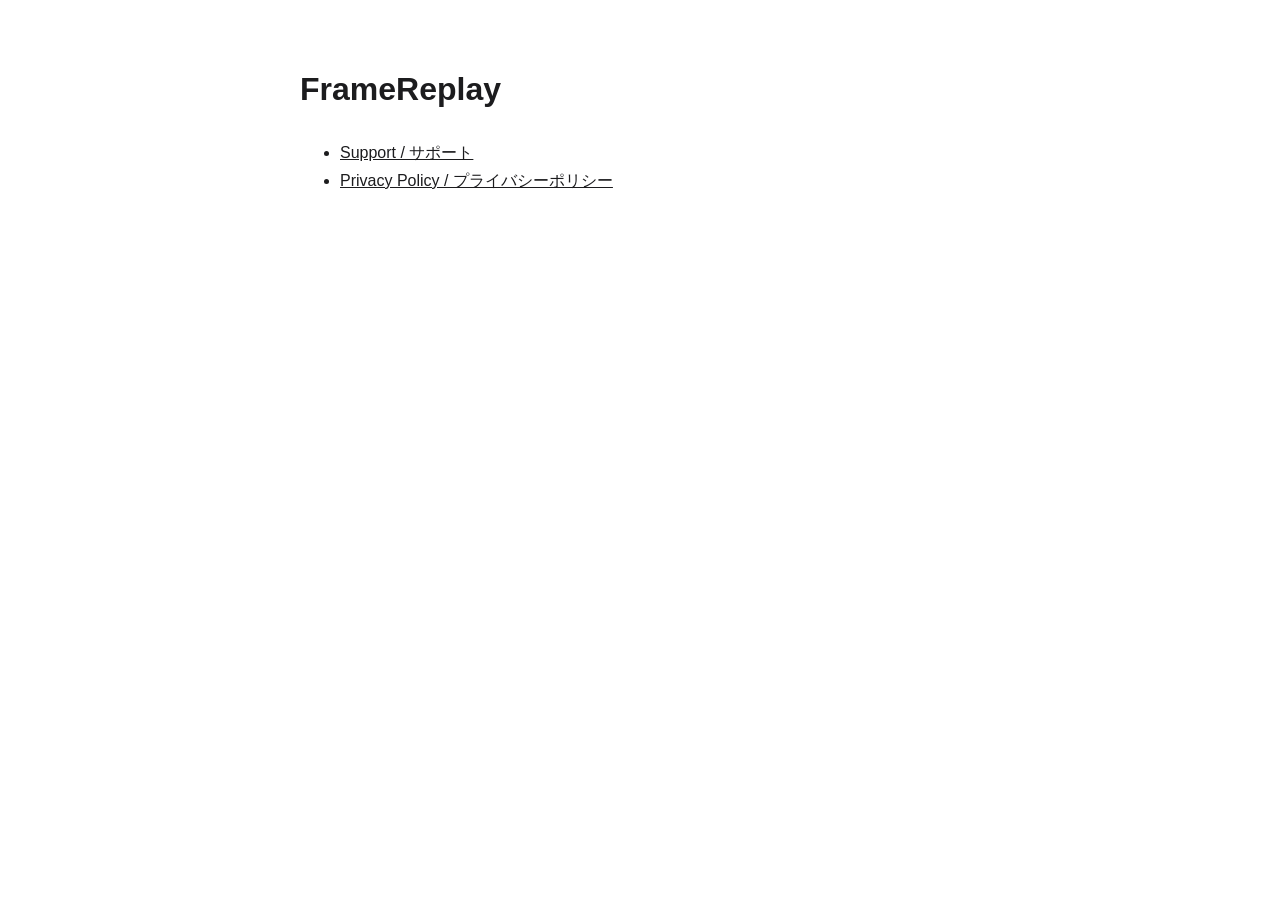
<file: index.html>
<!doctype html>
<html lang="en">
<head>
<meta charset="utf-8">
<meta name="viewport" content="width=device-width, initial-scale=1">
<title>Apps</title>
<style>
  :root { color-scheme: light dark; }
  body { margin: 0 auto; padding: 40px 20px; max-width: 680px;
    font: 16px/1.75 -apple-system, BlinkMacSystemFont, "Helvetica Neue",
          "Hiragino Sans", "Yu Gothic", sans-serif;
    color: #1c1c1e; background: #fff; }
  @media (prefers-color-scheme: dark) { body { color: #e5e5e7; background: #111; } }
  a { color: inherit; }
</style>
</head>
<body>
<h1>FrameReplay</h1>
<ul>
  <li><a href="framereplay/support/">Support / サポート</a></li>
  <li><a href="framereplay/privacy/">Privacy Policy / プライバシーポリシー</a></li>
</ul>
</body>
</html>
</file>
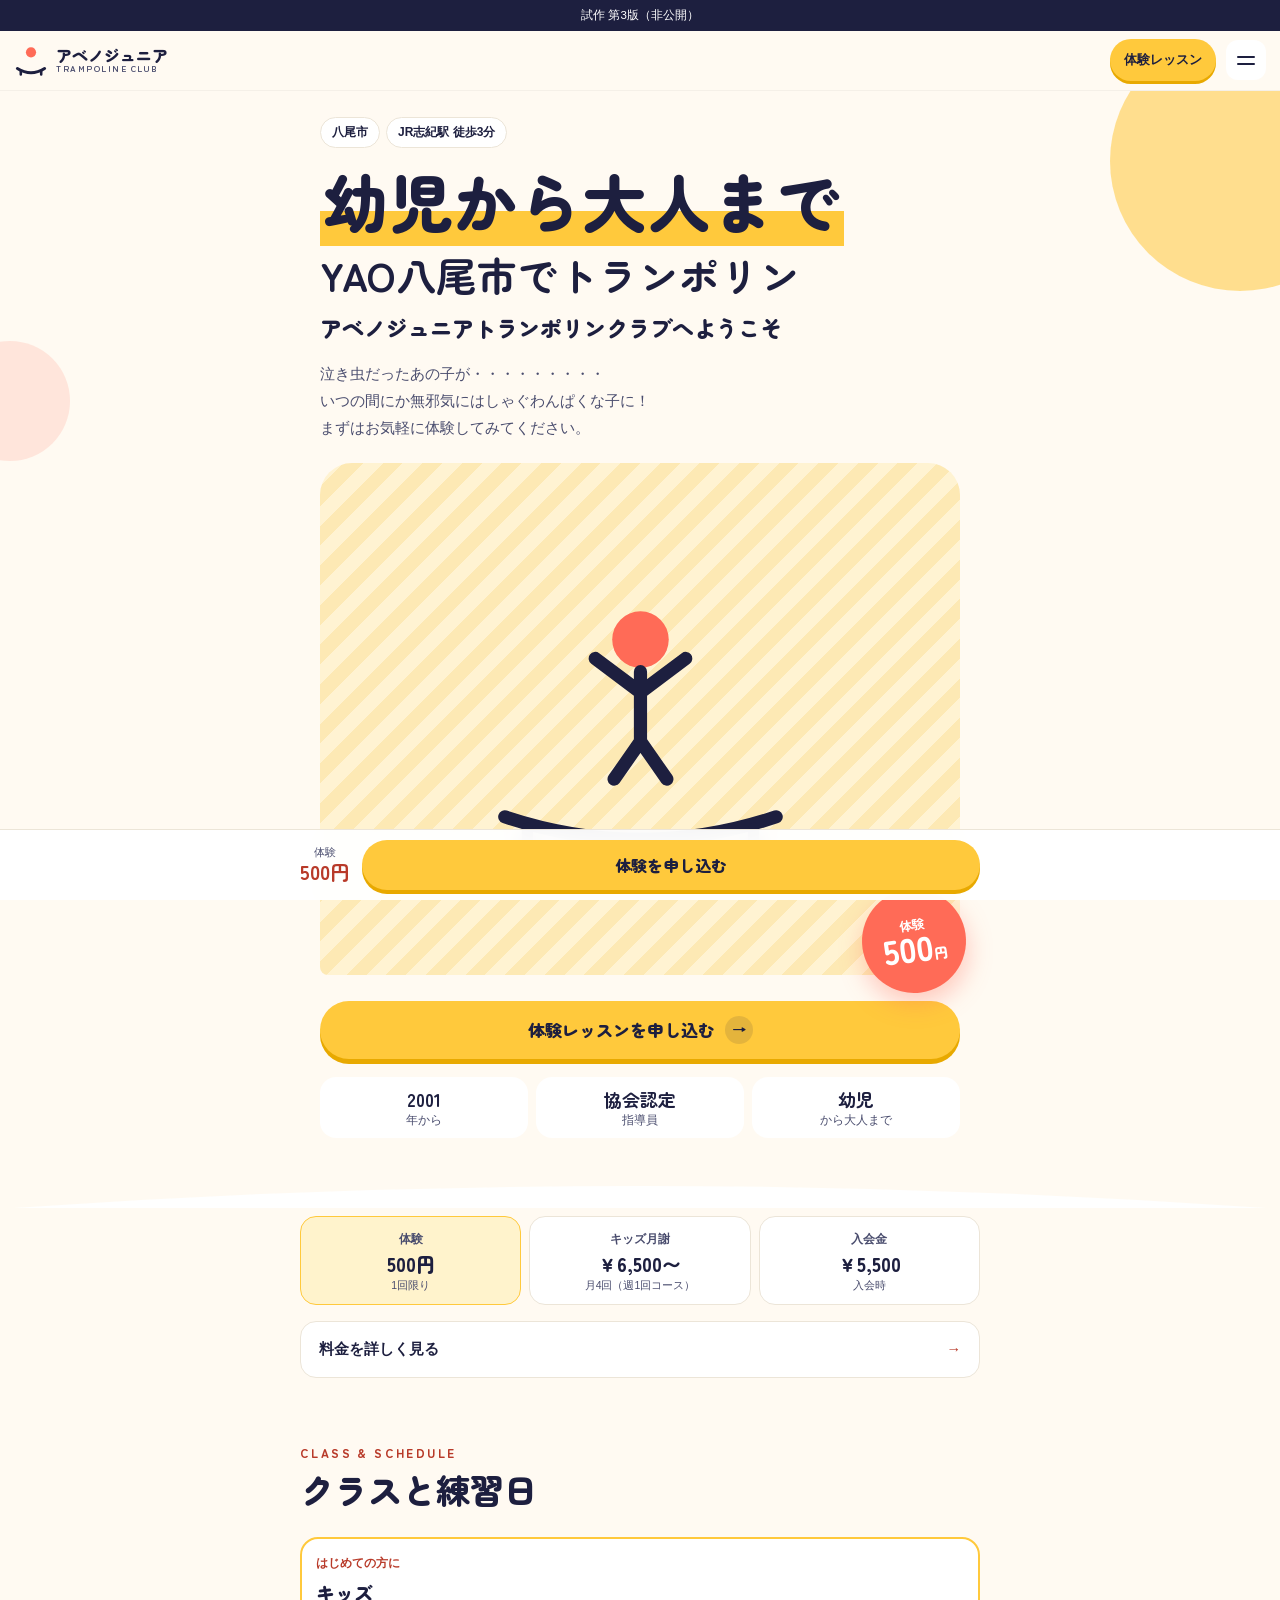
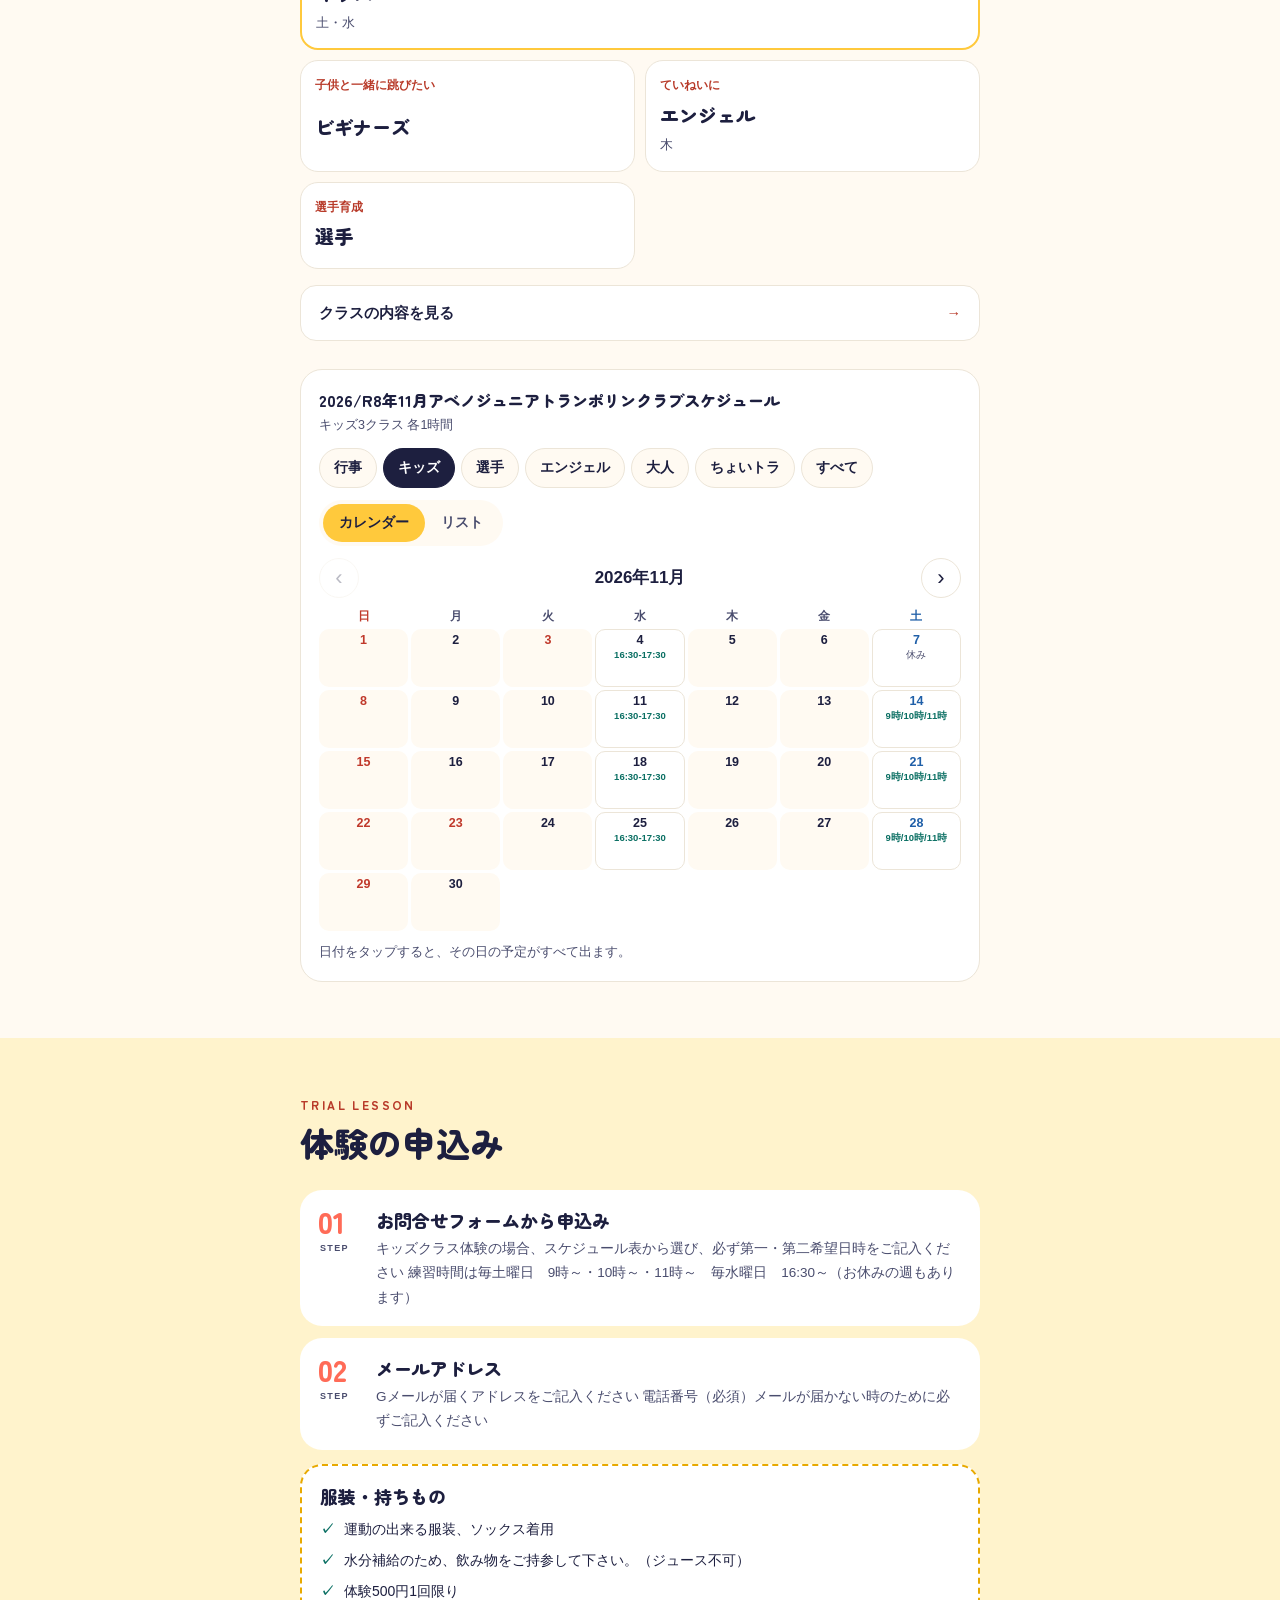
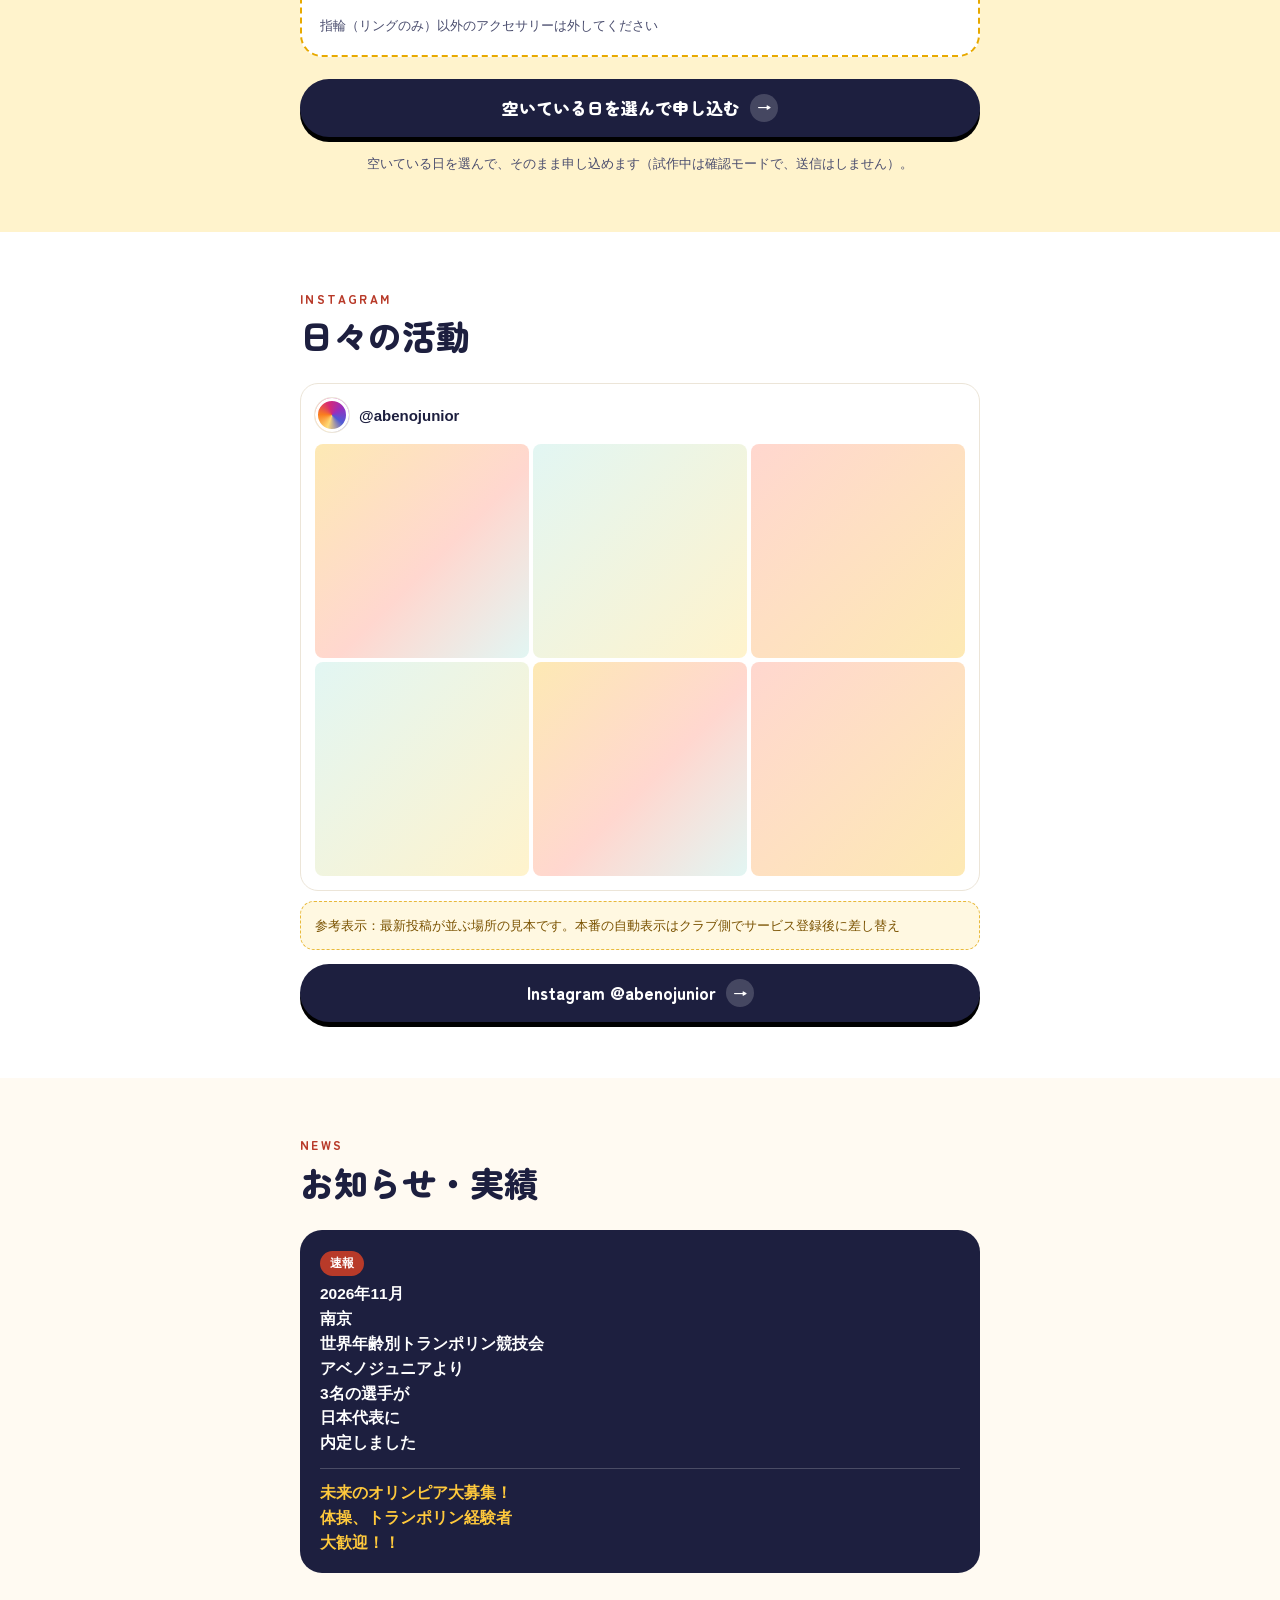
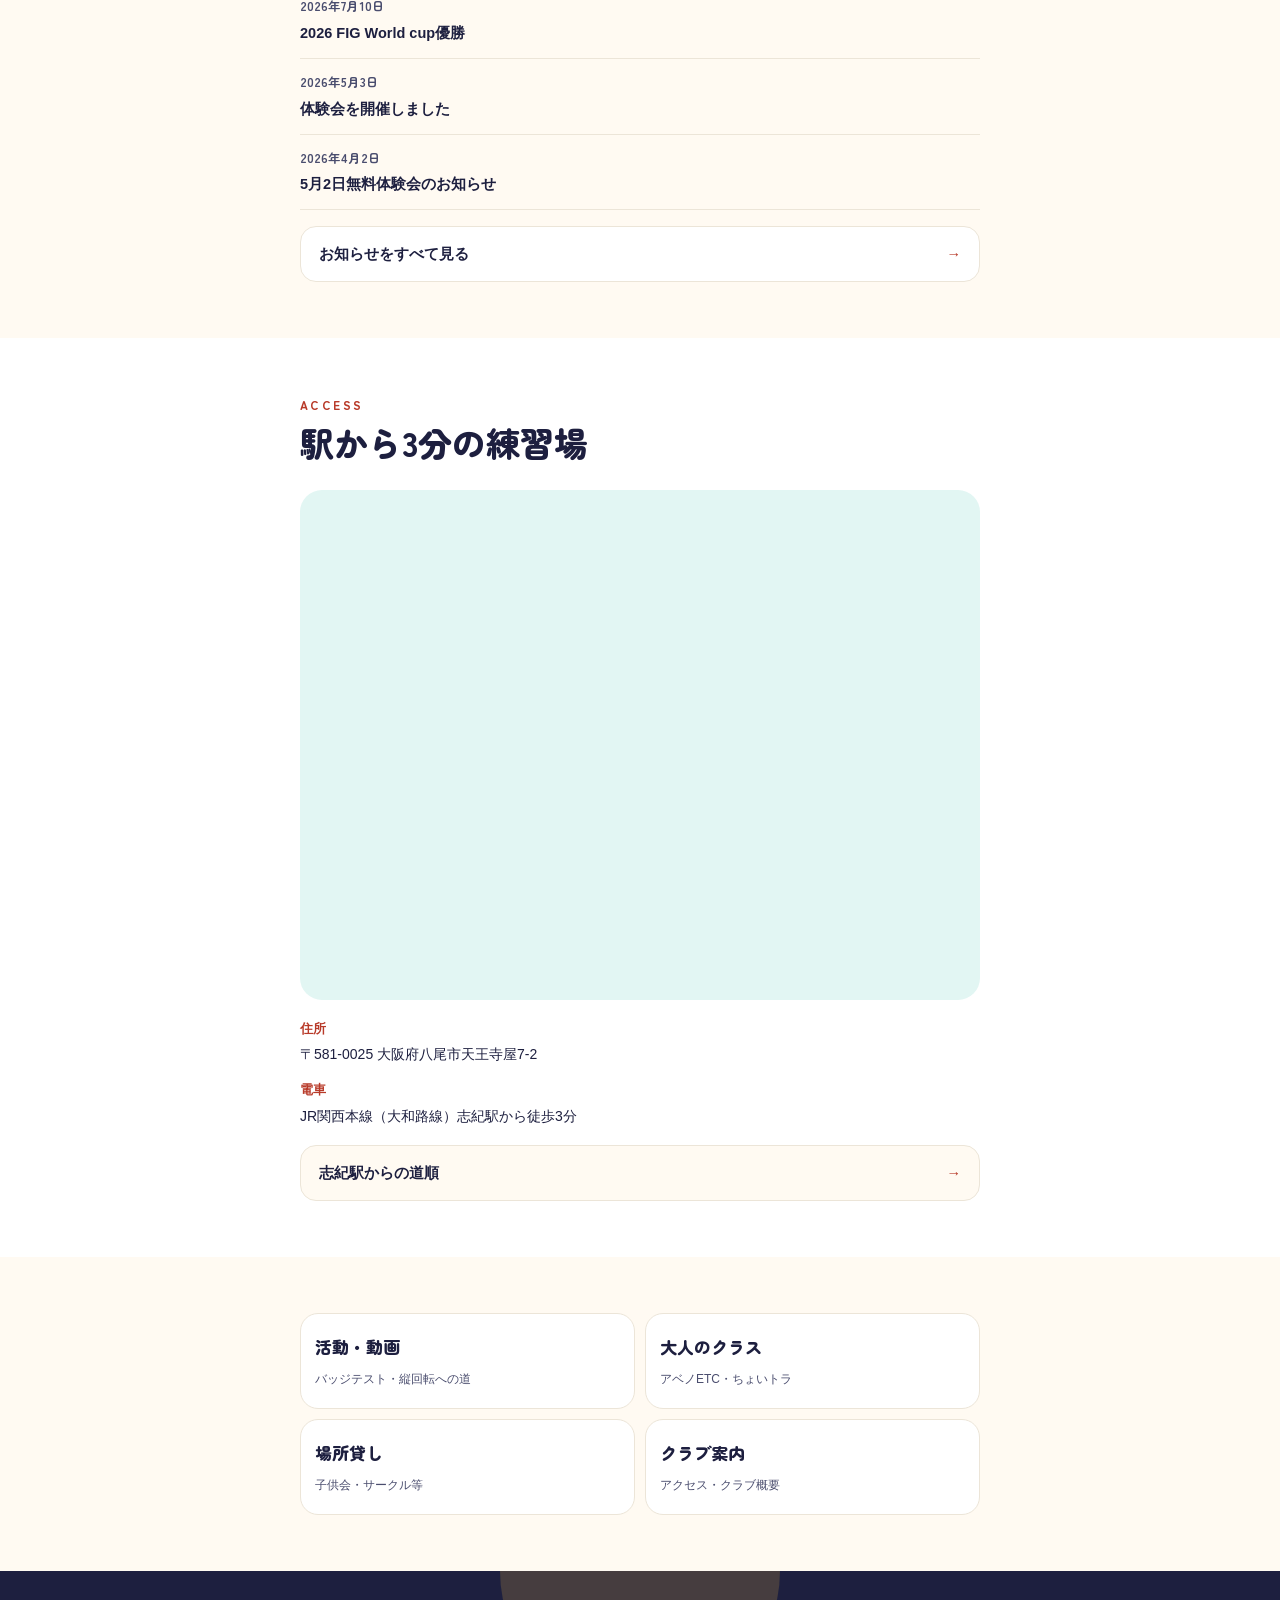
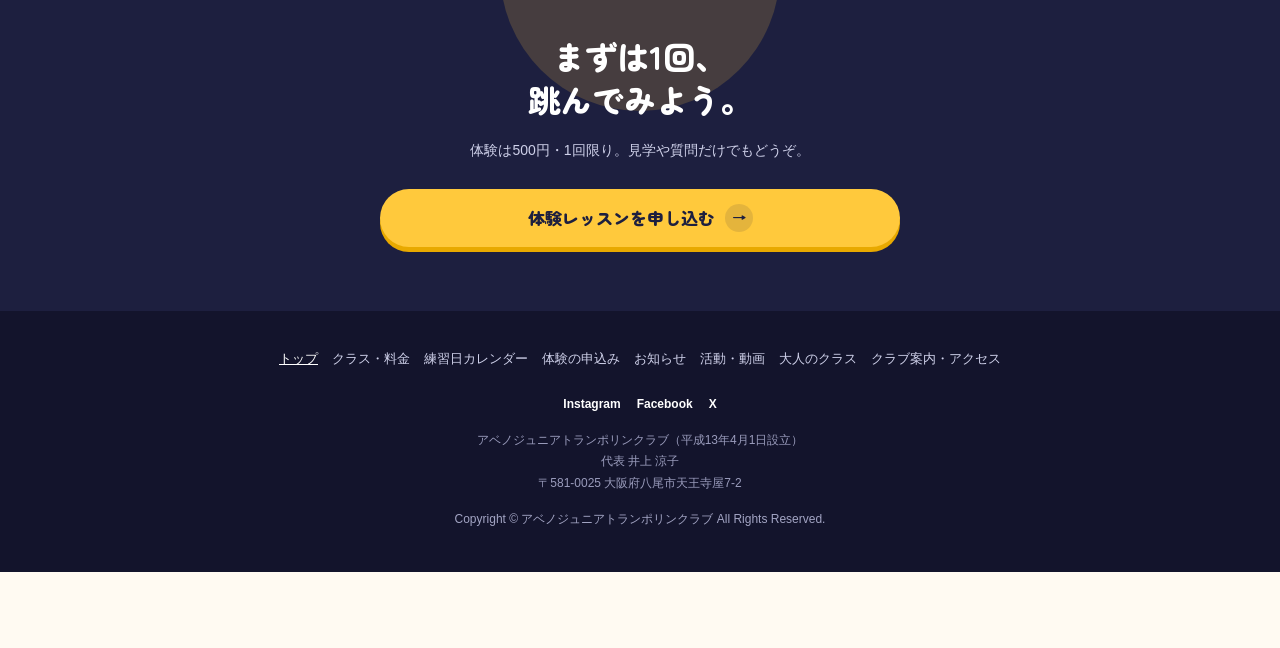
<file: abeno-preview/index.html>
<!doctype html>
<html lang="ja">
<head>
<meta charset="utf-8">
<meta name="viewport" content="width=device-width, initial-scale=1, viewport-fit=cover">
<title>アベノジュニアトランポリンクラブ｜八尾市・JR志紀駅徒歩3分</title>
<meta name="description" content="大阪府八尾市・JR志紀駅徒歩3分のトランポリンクラブ。運動が苦手なお子さまも、宙返りなしのキッズコースから。体験500円。">
<meta name="theme-color" content="#fffaf2">
<!-- 試作の間は検索エンジンに載せない。公開するときにこの1行を消す -->
<meta name="robots" content="noindex, nofollow">
<!-- 公開URLが決まったら canonical / og:url / og:image を足す（今は未定） -->
<meta property="og:type" content="website">
<meta property="og:locale" content="ja_JP">
<meta property="og:site_name" content="アベノジュニアトランポリンクラブ">
<meta property="og:title" content="アベノジュニアトランポリンクラブ｜八尾市・JR志紀駅徒歩3分">
<meta property="og:description" content="運動が苦手なお子さまも、宙返りなしのキッズコースから。協会認定指導員が教えます。体験500円。">
<meta name="twitter:card" content="summary_large_image">
<link rel="icon" href="data:image/svg+xml,%3Csvg xmlns='http://www.w3.org/2000/svg' viewBox='0 0 40 40'%3E%3Ccircle cx='20' cy='11' r='6' fill='%23ff6b57'/%3E%3Cpath d='M4 30 Q20 40 36 30' stroke='%231d1f3f' stroke-width='3.5' fill='none' stroke-linecap='round'/%3E%3C/svg%3E">
<!-- 見出しだけ丸ゴシックの Web フォント。本文は端末の標準フォント（表示を速くするため） -->
<link rel="preconnect" href="https://fonts.googleapis.com">
<link rel="preconnect" href="https://fonts.gstatic.com" crossorigin>
<link href="https://fonts.googleapis.com/css2?family=Zen+Maru+Gothic:wght@700;900&display=swap" rel="stylesheet">
<link rel="stylesheet" href="assets/style.css">
</head>
<body data-page="index">
<a class="skip" href="#top">本文へスキップ</a>
<noscript><p class="noscript">このページは JavaScript を使っています。表示されない場合はお電話・メールでお問い合わせください。</p></noscript>

<div class="proto">試作 第3版（非公開）</div>

<header class="hd">
  <a class="brand" href="index.html">
    <svg class="brand-mark" viewBox="0 0 40 40" aria-hidden="true"><circle cx="20" cy="11" r="6" fill="#ff6b57"/><path d="M4 30 Q20 40 36 30" stroke="#1d1f3f" stroke-width="3.5" fill="none" stroke-linecap="round"/><path d="M8 33 L8 37 M32 33 L32 37" stroke="#1d1f3f" stroke-width="3" stroke-linecap="round"/></svg>
    <span class="brand-txt">アベノジュニア<small>TRAMPOLINE CLUB</small></span>
  </a>
  <a class="hd-cta" href="apply.html">体験レッスン</a>
  <button class="menu-btn" aria-label="メニュー" aria-expanded="false" aria-controls="nav"><span></span><span></span></button>
</header>
<!-- メニューの中身は assets/app.js の PAGES から作る（全ページ共通） -->
<nav id="nav" class="nav" aria-label="サイトメニュー" data-render="siteNav" hidden></nav>

<main id="top" tabindex="-1">

  <!-- HERO -->
  <section class="hero">
    <div class="hero-in">
      <p class="hero-kicker"><span>八尾市</span><span>JR志紀駅 徒歩3分</span></p>
      <h1 class="hero-title"><span class="ht-1"><span class="hl">幼児から大人まで</span></span><span class="ht-2">YAO八尾市でトランポリン</span><span class="ht-3">アベノジュニアトランポリンクラブへようこそ</span></h1>
      <p class="hero-lead">泣き虫だったあの子が・・・・・・・・・<br>いつの間にか無邪気にはしゃぐわんぱくな子に！<br>まずはお気軽に体験してみてください。</p>
      <div class="hero-photo" data-photo-slot="photos/top">
        <div class="ph" aria-hidden="true"><svg viewBox="0 0 200 160" class="ph-art"><circle cx="100" cy="38" r="15" fill="#ff6b57"/><path d="M100 55 L100 92 M100 66 L76 48 M100 66 L124 48 M100 92 L86 112 M100 92 L114 112" stroke="#1d1f3f" stroke-width="7" stroke-linecap="round" fill="none"/><path d="M28 132 Q100 156 172 132" stroke="#1d1f3f" stroke-width="7" fill="none" stroke-linecap="round"/><path d="M40 138 L40 154 M160 138 L160 154" stroke="#1d1f3f" stroke-width="6" stroke-linecap="round"/></svg></div>
        <div class="hero-badge"><b>体験</b><strong>500<small>円</small></strong></div>
      </div>
      <a class="btn btn-main" href="#trial">体験レッスンを申し込む<i aria-hidden="true">→</i></a>
      <ul class="hero-facts">
        <li><b>2001</b>年から</li>
        <li><b>協会認定</b>指導員</li>
        <li><b>幼児</b>から大人まで</li>
      </ul>
    </div>
    <svg class="hero-arc" viewBox="0 0 400 60" preserveAspectRatio="none" aria-hidden="true"><path d="M0 60 Q200 0 400 60 Z" fill="#ffffff"/></svg>
  </section>

  <!-- 料金の要約（詳しくは class.html） -->
  <section class="sec fsum-sec" aria-labelledby="fsum-h">
    <h2 class="sr" id="fsum-h">料金</h2>
    <div data-render="feeSummary"></div>
    <a class="more" href="class.html#price">料金を詳しく見る<i aria-hidden="true">→</i></a>
  </section>

  <!-- CLASSES（短く。詳しくは class.html） -->
  <section class="sec" id="class">
    <p class="eyebrow">CLASS & SCHEDULE</p>
    <h2>クラスと練習日</h2>
    <div class="cminis" data-render="classesMini"></div>
    <a class="more" href="class.html">クラスの内容を見る<i aria-hidden="true">→</i></a>
    <div class="sched" id="schedule">
      <h3 class="sched-title" data-text="schedule.title"></h3>
      <p class="sched-note"><span data-text="schedule.headNote"></span></p>
      <div class="sched-filter" role="group" aria-label="表示するクラス" data-render="schedFilter"></div>
      <div class="sched-view" role="group" aria-label="表示の切り替え">
        <button type="button" data-view="cal" aria-pressed="true">カレンダー</button><button type="button" data-view="list" aria-pressed="false">リスト</button>
      </div>
      <div class="sched-cal" data-render="schedCal" aria-live="polite"></div>
      <ul class="sched-list" data-render="schedList" aria-live="polite" hidden></ul>
    </div>
  </section>

  <!-- TRIAL -->
  <section class="sec sun" id="trial">
    <p class="eyebrow">TRIAL LESSON</p>
    <h2>体験の申込み</h2>
    <ol class="steps" data-render="steps"></ol>
    <div class="bring" data-render="bring"></div>
    <a class="btn btn-ink" href="apply.html">空いている日を選んで申し込む<i aria-hidden="true">→</i></a>
    <p class="aside center" data-text="formNote"></p>
  </section>

  <!-- INSTAGRAM（日々の活動） -->
  <section class="sec white" id="insta">
    <p class="eyebrow">INSTAGRAM</p>
    <h2>日々の活動</h2>
    <div class="ig" data-render="instagram" data-max="6"></div>
  </section>

  <!-- NEWS（新しい3件だけ。全件は news.html） -->
  <section class="sec" id="news">
    <p class="eyebrow">NEWS</p>
    <h2>お知らせ・実績</h2>
    <div class="flash" data-render="flash"></div>
    <ul class="nmini" data-render="newsMini"></ul>
    <a class="more" href="news.html">お知らせをすべて見る<i aria-hidden="true">→</i></a>
  </section>

  <!-- ACCESS（住所と地図だけ。道順は club.html） -->
  <section class="sec white" id="access">
    <p class="eyebrow">ACCESS</p>
    <h2>駅から3分の練習場</h2>
    <div class="map">
      <iframe title="練習場の地図" loading="lazy" referrerpolicy="no-referrer-when-downgrade"
        src="https://maps.google.com/maps?q=%E5%A4%A7%E9%98%AA%E5%BA%9C%E5%85%AB%E5%B0%BE%E5%B8%82%E5%A4%A9%E7%8E%8B%E5%AF%BA%E5%B1%8B7-2&z=16&output=embed"></iframe>
    </div>
    <dl class="info">
      <dt>住所</dt><dd data-text="club.address"></dd>
      <dt>電車</dt><dd>JR関西本線（大和路線）志紀駅から徒歩3分</dd>
    </dl>
    <a class="more" href="club.html#access">志紀駅からの道順<i aria-hidden="true">→</i></a>
  </section>

  <!-- もっと見る -->
  <section class="sec" aria-labelledby="more-h">
    <h2 class="sr" id="more-h">ほかのページ</h2>
    <div class="tiles">
      <a href="activity.html"><b>活動・動画</b><span>バッジテスト・縦回転への道</span></a>
      <a href="adult.html"><b>大人のクラス</b><span>アベノETC・ちょいトラ</span></a>
      <a href="club.html#rental"><b>場所貸し</b><span>子供会・サークル等</span></a>
      <a href="club.html"><b>クラブ案内</b><span>アクセス・クラブ概要</span></a>
    </div>
  </section>

  <!-- FINAL -->
  <section class="final">
    <h2>まずは1回、<br>跳んでみよう。</h2>
    <p>体験は500円・1回限り。見学や質問だけでもどうぞ。</p>
    <a class="btn btn-main" href="apply.html">体験レッスンを申し込む<i aria-hidden="true">→</i></a>
  </section>
</main>

<footer class="ft">
  <nav class="ft-nav" aria-label="フッターメニュー" data-render="siteNav"></nav>
  <div class="ft-sns" data-render="sns"></div>
  <p><span data-text="club.name"></span>（<span data-text="club.founded"></span>設立）<br>代表 <span data-text="club.representative"></span><br><span data-text="club.address"></span></p>
  <p class="copy">Copyright © アベノジュニアトランポリンクラブ All Rights Reserved.</p>
</footer>

<div class="bar">
  <div class="bar-in">
    <span class="bar-price">体験<b>500円</b></span>
    <a class="btn btn-main sm" href="apply.html">体験を申し込む</a>
  </div>
</div>

<script src="data/site-data.js"></script>
<script src="assets/app.js"></script>
</body>
</html>
</file>
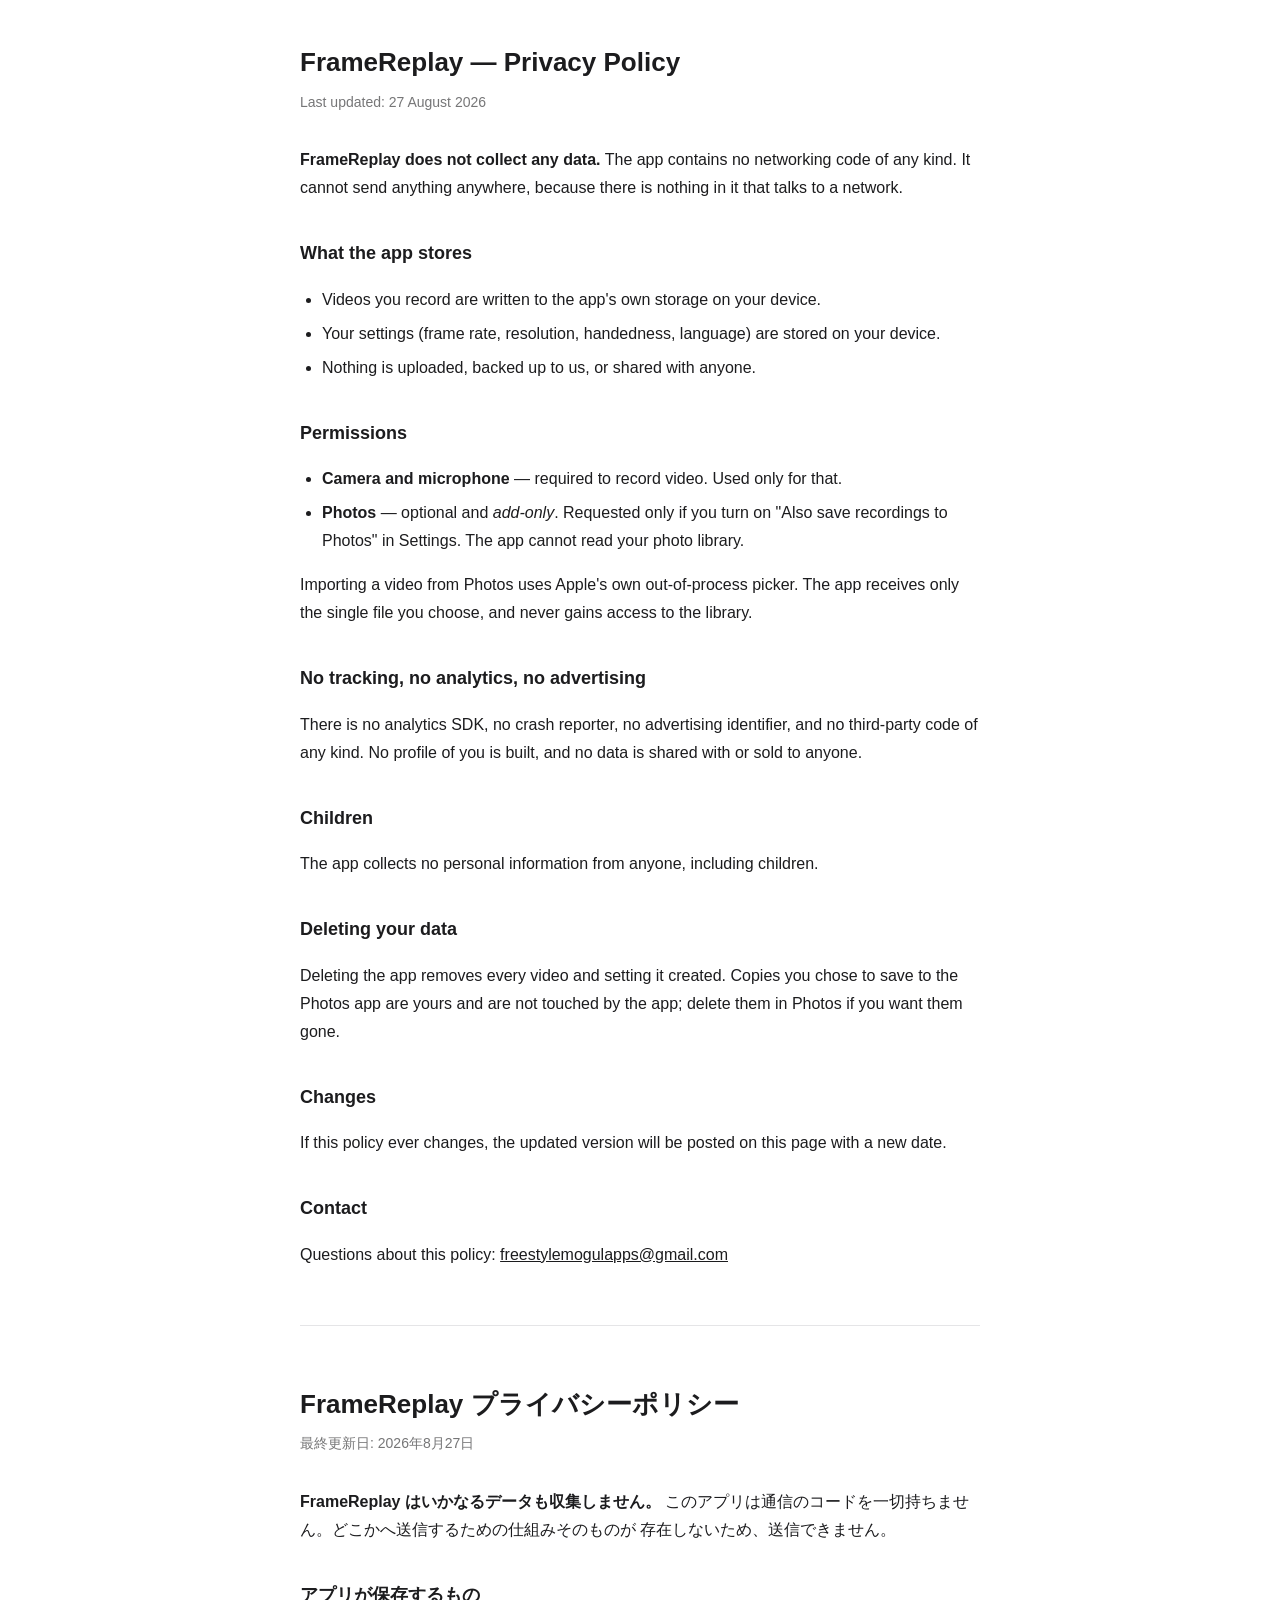
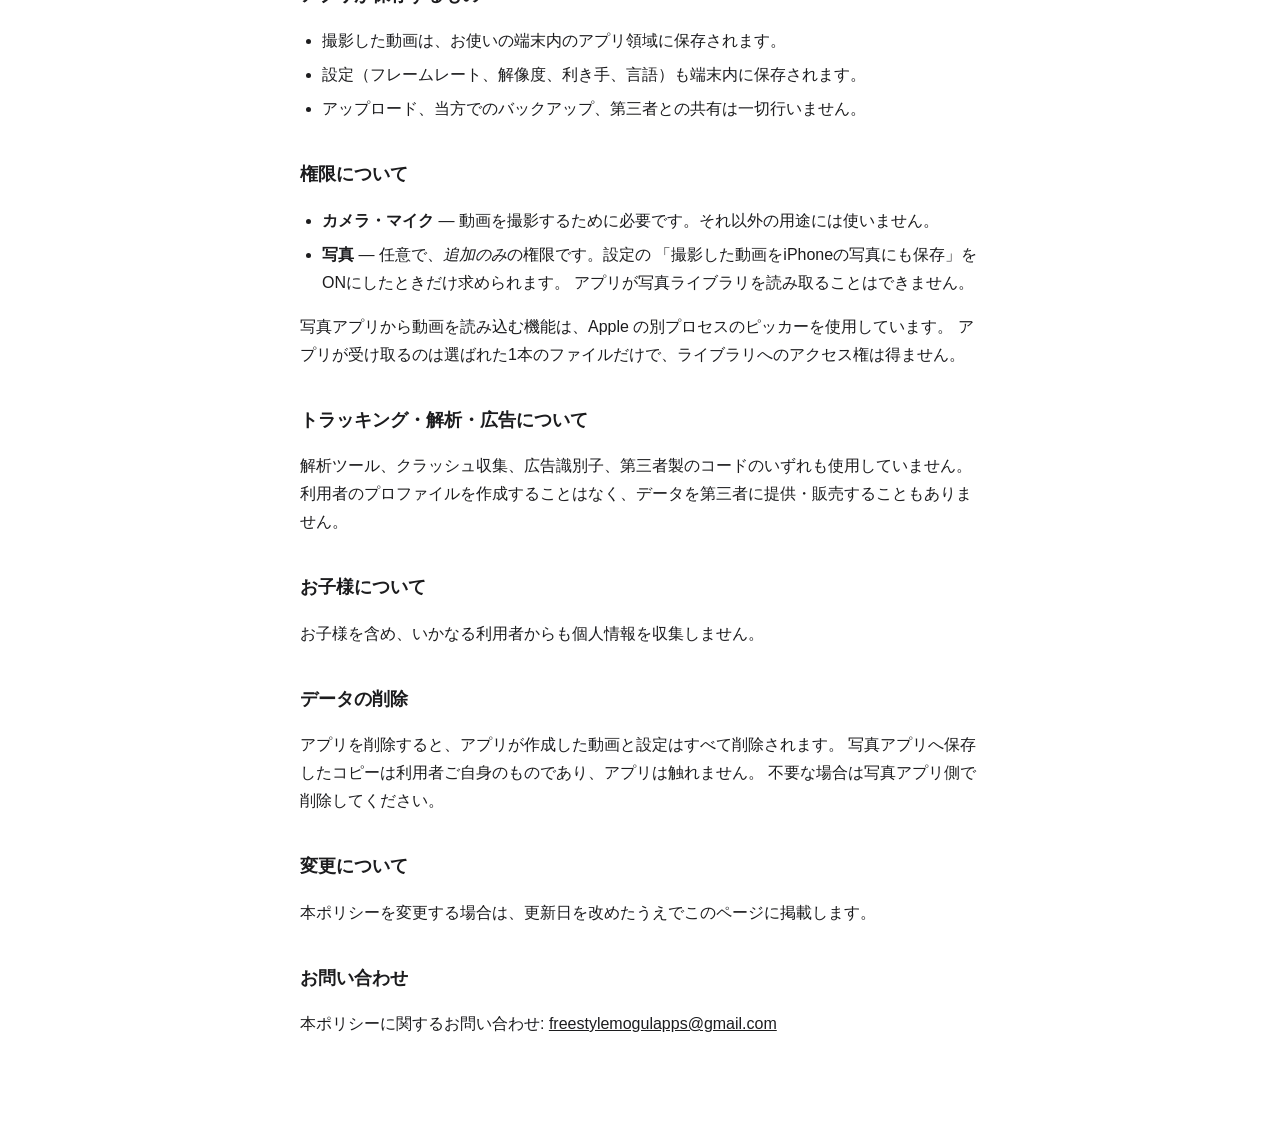
<file: framereplay/index.html>
<!doctype html>
<html lang="en">
<head>
<meta charset="utf-8">
<meta name="viewport" content="width=device-width, initial-scale=1">
<title>FrameReplay — Privacy Policy</title>
<style>
  :root { color-scheme: light dark; }
  body {
    margin: 0 auto; padding: 40px 20px 80px; max-width: 680px;
    font: 16px/1.75 -apple-system, BlinkMacSystemFont, "Helvetica Neue",
          "Hiragino Sans", "Yu Gothic", sans-serif;
    color: #1c1c1e; background: #fff;
  }
  @media (prefers-color-scheme: dark) {
    body { color: #e5e5e7; background: #111; }
    hr { border-color: #333; }
    .note { background: #1a1a1c; }
  }
  h1 { font-size: 26px; margin: 0 0 4px; }
  h2 { font-size: 18px; margin: 36px 0 8px; }
  .sub { opacity: .6; font-size: 14px; margin: 0 0 32px; }
  hr { border: 0; border-top: 1px solid #e5e5e7; margin: 56px 0; }
  ul { padding-left: 22px; }
  li { margin: 6px 0; }
  .note { background: #f5f5f7; border-radius: 10px; padding: 14px 18px; margin: 20px 0; }
  a { color: inherit; }
</style>
</head>
<body>

<h1>FrameReplay — Privacy Policy</h1>
<p class="sub">Last updated: 27 August 2026</p>

<p><strong>FrameReplay does not collect any data.</strong> The app contains no
networking code of any kind. It cannot send anything anywhere, because there is
nothing in it that talks to a network.</p>

<h2>What the app stores</h2>
<ul>
  <li>Videos you record are written to the app's own storage on your device.</li>
  <li>Your settings (frame rate, resolution, handedness, language) are stored on your device.</li>
  <li>Nothing is uploaded, backed up to us, or shared with anyone.</li>
</ul>

<h2>Permissions</h2>
<ul>
  <li><strong>Camera and microphone</strong> — required to record video. Used only for that.</li>
  <li><strong>Photos</strong> — optional and <em>add-only</em>. Requested only if you turn on
      "Also save recordings to Photos" in Settings. The app cannot read your photo library.</li>
</ul>

<p>Importing a video from Photos uses Apple's own out-of-process picker. The app
receives only the single file you choose, and never gains access to the library.</p>

<h2>No tracking, no analytics, no advertising</h2>
<p>There is no analytics SDK, no crash reporter, no advertising identifier, and no
third-party code of any kind. No profile of you is built, and no data is shared
with or sold to anyone.</p>

<h2>Children</h2>
<p>The app collects no personal information from anyone, including children.</p>

<h2>Deleting your data</h2>
<p>Deleting the app removes every video and setting it created. Copies you chose to
save to the Photos app are yours and are not touched by the app; delete them in
Photos if you want them gone.</p>

<h2>Changes</h2>
<p>If this policy ever changes, the updated version will be posted on this page with
a new date.</p>

<h2>Contact</h2>
<p>Questions about this policy: <a href="mailto:freestylemogulapps@gmail.com">freestylemogulapps@gmail.com</a></p>

<hr>

<h1>FrameReplay プライバシーポリシー</h1>
<p class="sub">最終更新日: 2026年8月27日</p>

<p><strong>FrameReplay はいかなるデータも収集しません。</strong>
このアプリは通信のコードを一切持ちません。どこかへ送信するための仕組みそのものが
存在しないため、送信できません。</p>

<h2>アプリが保存するもの</h2>
<ul>
  <li>撮影した動画は、お使いの端末内のアプリ領域に保存されます。</li>
  <li>設定（フレームレート、解像度、利き手、言語）も端末内に保存されます。</li>
  <li>アップロード、当方でのバックアップ、第三者との共有は一切行いません。</li>
</ul>

<h2>権限について</h2>
<ul>
  <li><strong>カメラ・マイク</strong> — 動画を撮影するために必要です。それ以外の用途には使いません。</li>
  <li><strong>写真</strong> — 任意で、<em>追加のみ</em>の権限です。設定の
      「撮影した動画をiPhoneの写真にも保存」をONにしたときだけ求められます。
      アプリが写真ライブラリを読み取ることはできません。</li>
</ul>

<p>写真アプリから動画を読み込む機能は、Apple の別プロセスのピッカーを使用しています。
アプリが受け取るのは選ばれた1本のファイルだけで、ライブラリへのアクセス権は得ません。</p>

<h2>トラッキング・解析・広告について</h2>
<p>解析ツール、クラッシュ収集、広告識別子、第三者製のコードのいずれも使用していません。
利用者のプロファイルを作成することはなく、データを第三者に提供・販売することもありません。</p>

<h2>お子様について</h2>
<p>お子様を含め、いかなる利用者からも個人情報を収集しません。</p>

<h2>データの削除</h2>
<p>アプリを削除すると、アプリが作成した動画と設定はすべて削除されます。
写真アプリへ保存したコピーは利用者ご自身のものであり、アプリは触れません。
不要な場合は写真アプリ側で削除してください。</p>

<h2>変更について</h2>
<p>本ポリシーを変更する場合は、更新日を改めたうえでこのページに掲載します。</p>

<h2>お問い合わせ</h2>
<p>本ポリシーに関するお問い合わせ: <a href="mailto:freestylemogulapps@gmail.com">freestylemogulapps@gmail.com</a></p>

</body>
</html>
</file>
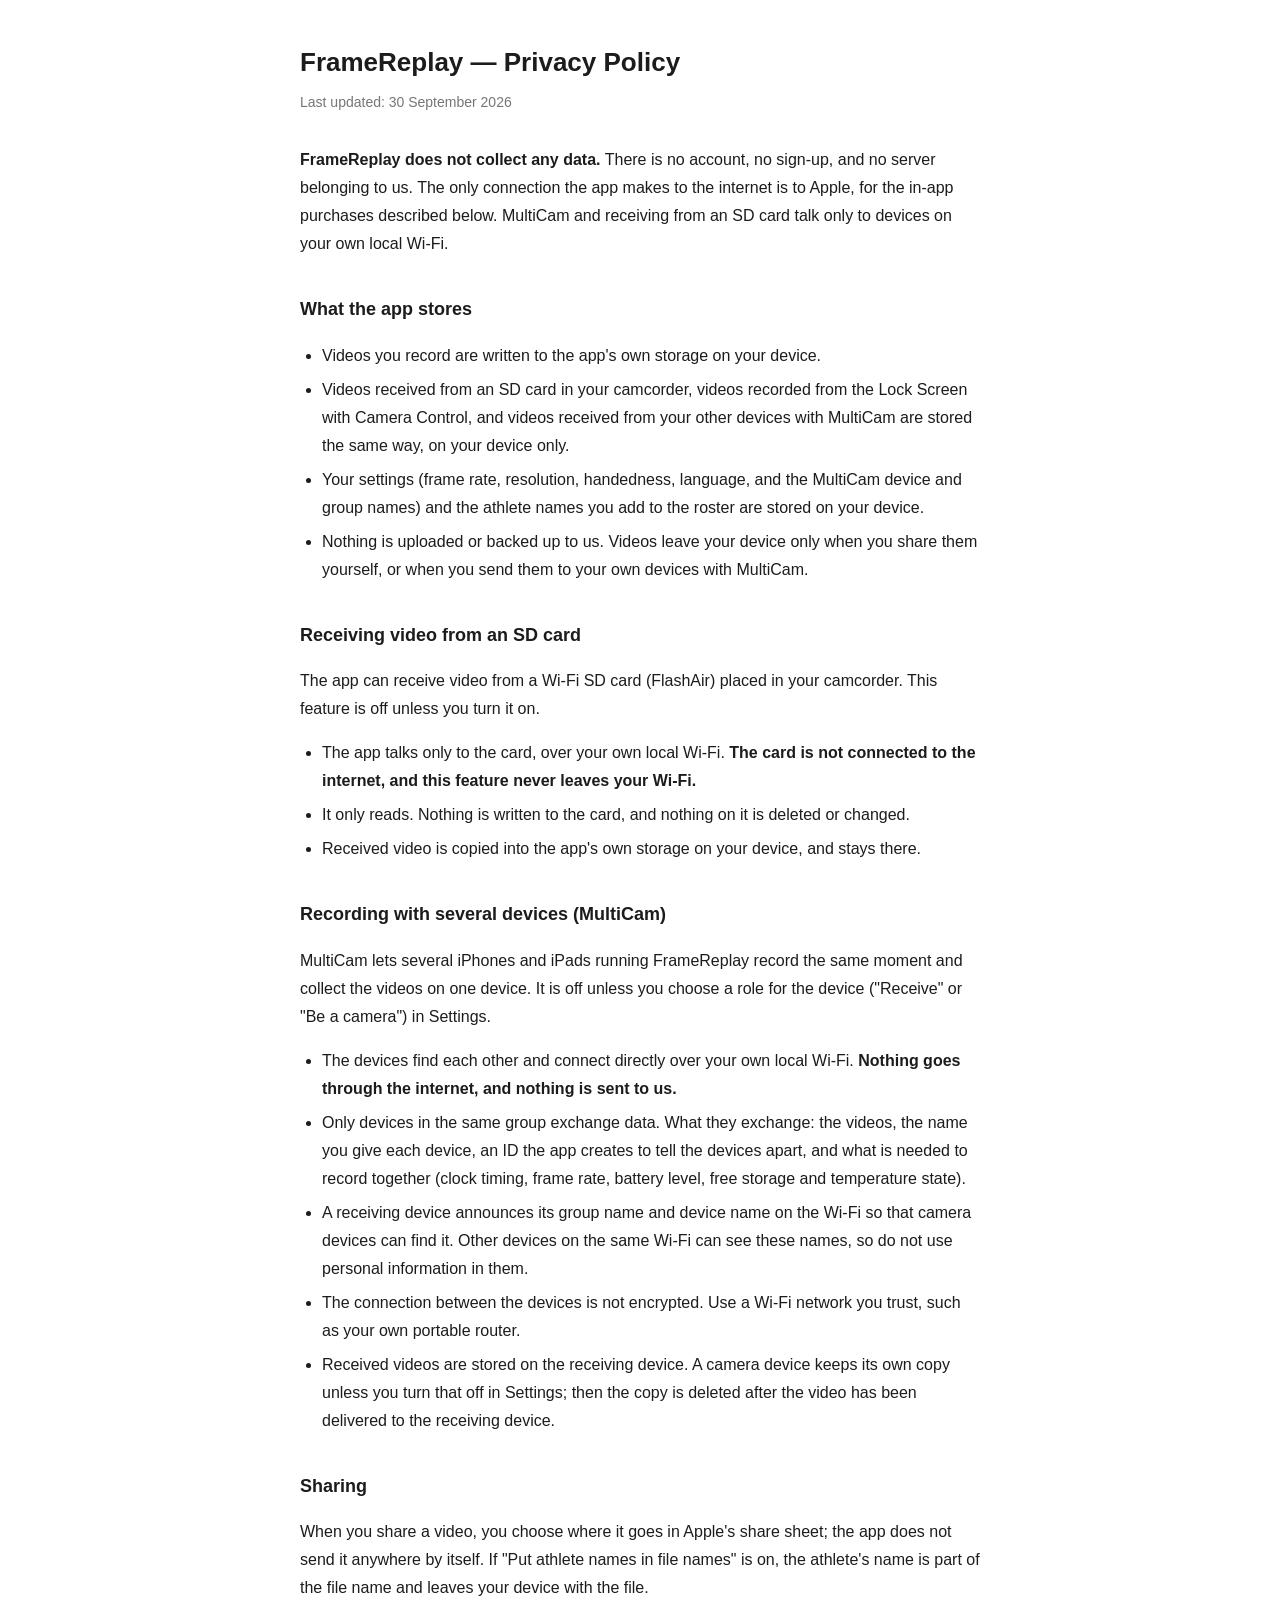
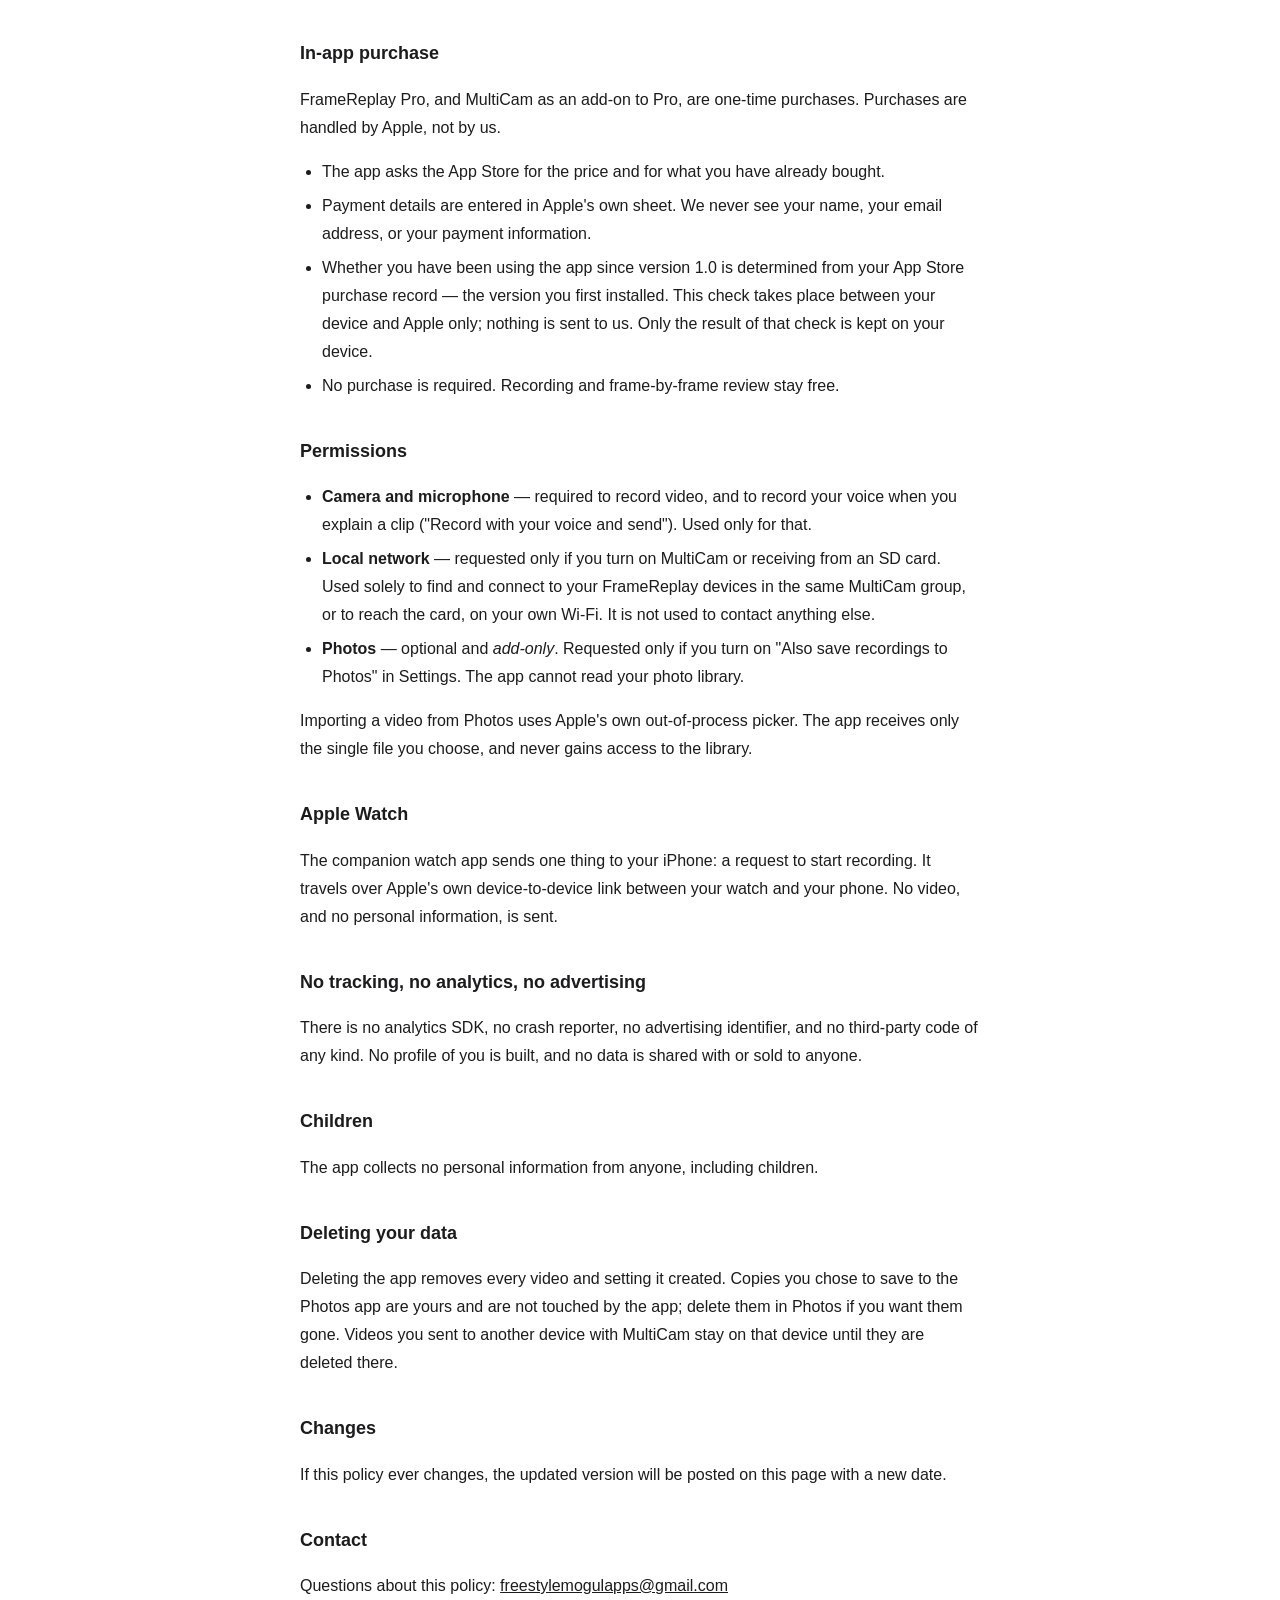
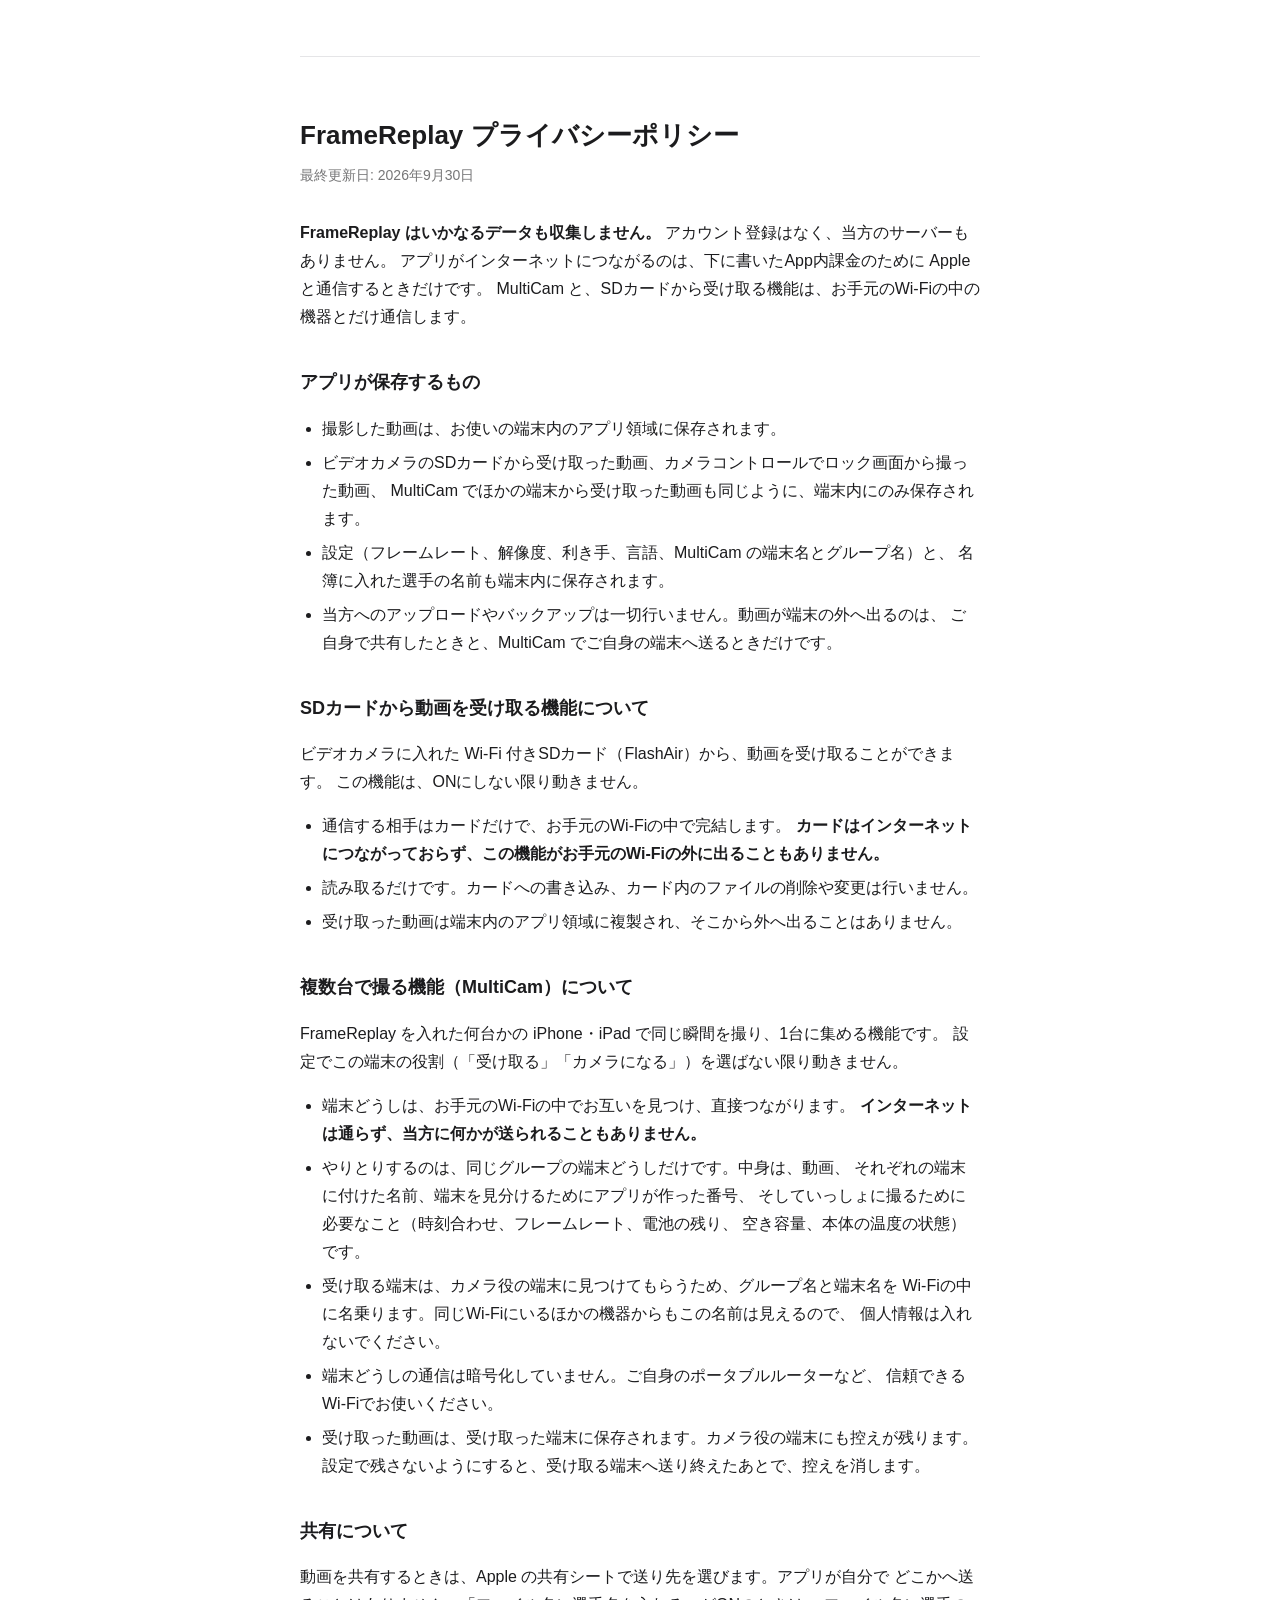
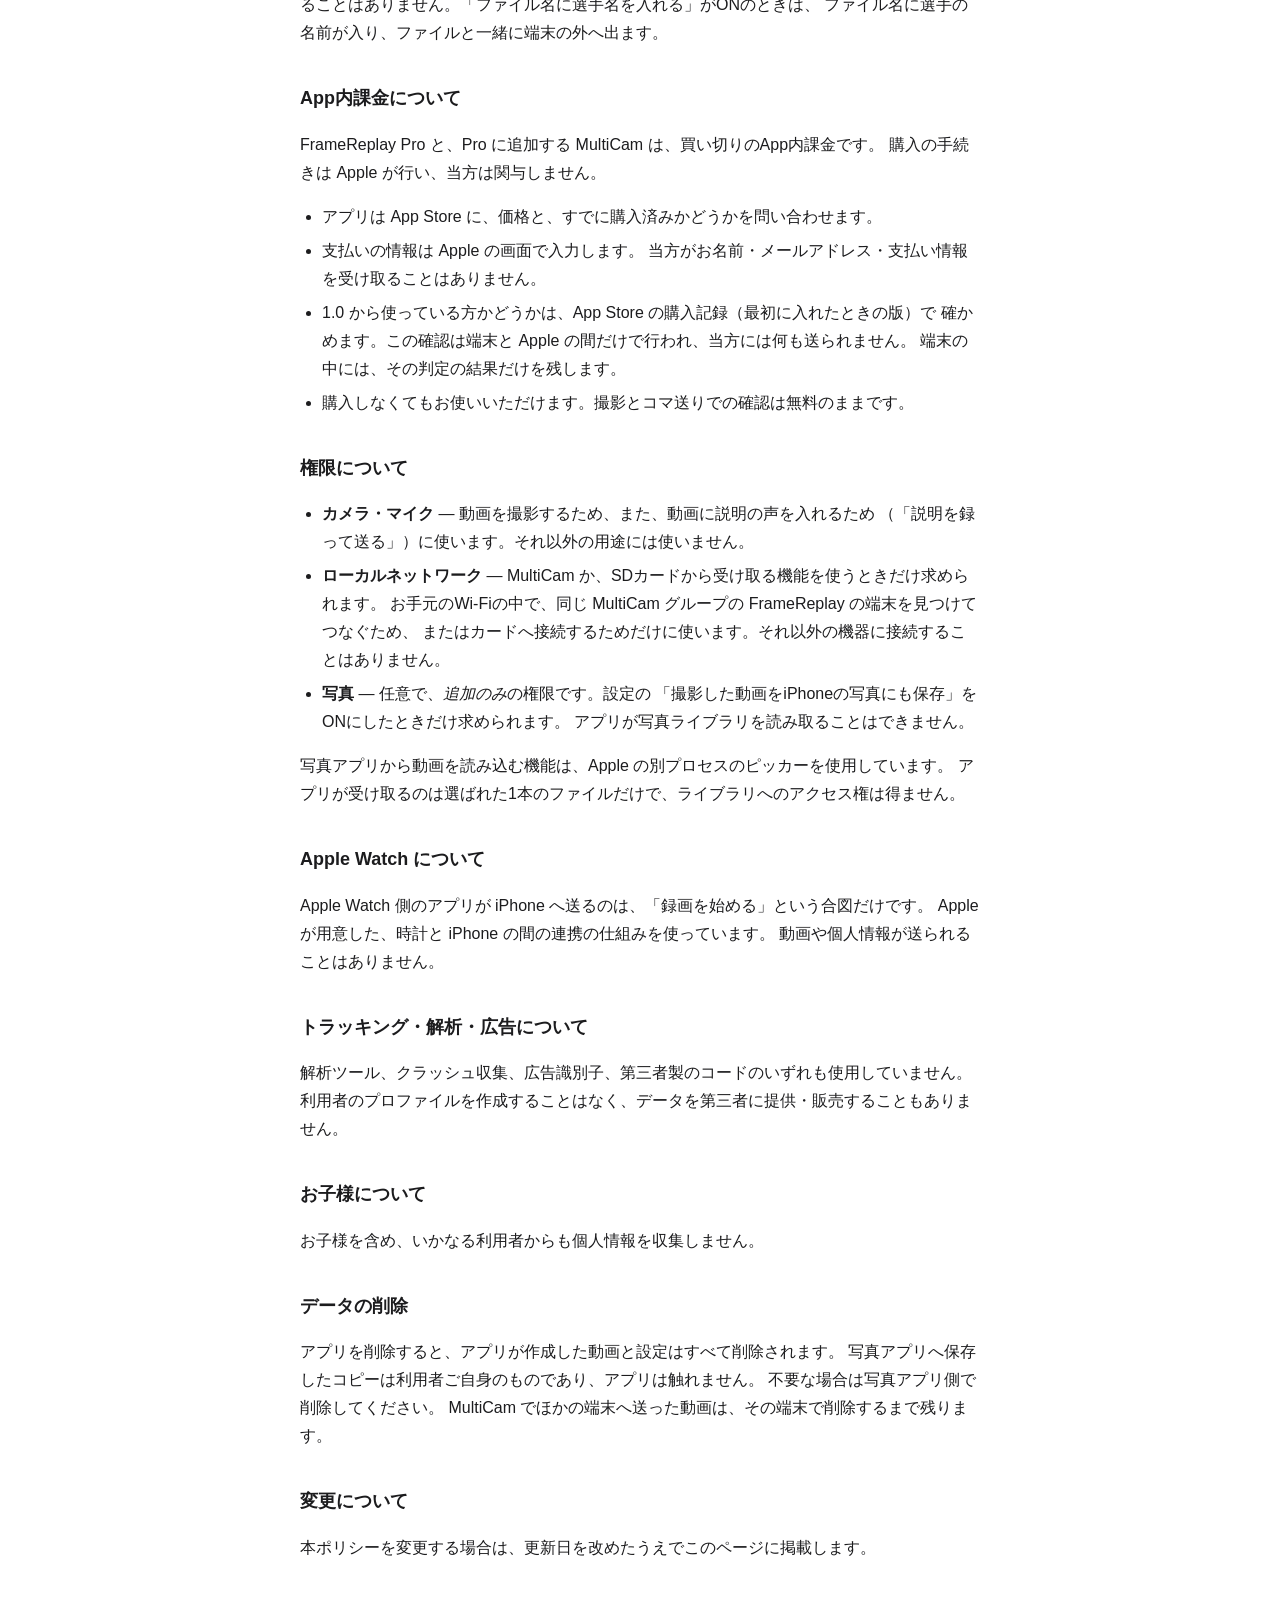
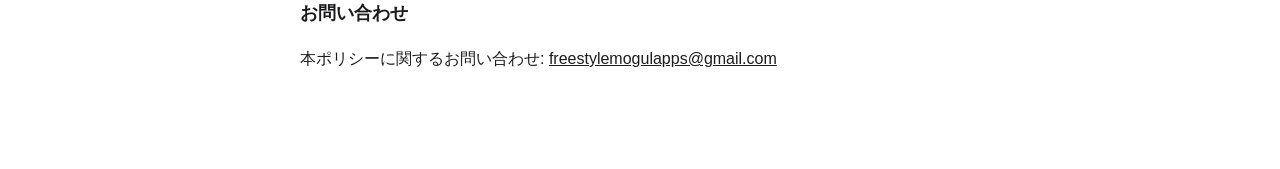
<file: framereplay/privacy/index.html>
<!doctype html>
<html lang="en">
<head>
<meta charset="utf-8">
<meta name="viewport" content="width=device-width, initial-scale=1">
<title>FrameReplay — Privacy Policy</title>
<style>
  :root { color-scheme: light dark; }
  body {
    margin: 0 auto; padding: 40px 20px 80px; max-width: 680px;
    font: 16px/1.75 -apple-system, BlinkMacSystemFont, "Helvetica Neue",
          "Hiragino Sans", "Yu Gothic", sans-serif;
    color: #1c1c1e; background: #fff;
  }
  @media (prefers-color-scheme: dark) {
    body { color: #e5e5e7; background: #111; }
    hr { border-color: #333; }
    .note { background: #1a1a1c; }
  }
  h1 { font-size: 26px; margin: 0 0 4px; }
  h2 { font-size: 18px; margin: 36px 0 8px; }
  .sub { opacity: .6; font-size: 14px; margin: 0 0 32px; }
  hr { border: 0; border-top: 1px solid #e5e5e7; margin: 56px 0; }
  ul { padding-left: 22px; }
  li { margin: 6px 0; }
  .note { background: #f5f5f7; border-radius: 10px; padding: 14px 18px; margin: 20px 0; }
  a { color: inherit; }
</style>
</head>
<body>

<h1>FrameReplay — Privacy Policy</h1>
<p class="sub">Last updated: 30 September 2026</p>

<p><strong>FrameReplay does not collect any data.</strong> There is no account, no
sign-up, and no server belonging to us. The only connection the app makes to the
internet is to Apple, for the in-app purchases described below. MultiCam and receiving
from an SD card talk only to devices on your own local Wi-Fi.</p>

<h2>What the app stores</h2>
<ul>
  <li>Videos you record are written to the app's own storage on your device.</li>
  <li>Videos received from an SD card in your camcorder, videos recorded from the Lock Screen
      with Camera Control, and videos received from your other devices with MultiCam are
      stored the same way, on your device only.</li>
  <li>Your settings (frame rate, resolution, handedness, language, and the MultiCam device
      and group names) and the athlete names you add to the roster are stored on your device.</li>
  <li>Nothing is uploaded or backed up to us. Videos leave your device only when you share
      them yourself, or when you send them to your own devices with MultiCam.</li>
</ul>

<h2>Receiving video from an SD card</h2>
<p>The app can receive video from a Wi-Fi SD card (FlashAir) placed in your camcorder.
This feature is off unless you turn it on.</p>
<ul>
  <li>The app talks only to the card, over your own local Wi-Fi. <strong>The card is not
      connected to the internet, and this feature never leaves your Wi-Fi.</strong></li>
  <li>It only reads. Nothing is written to the card, and nothing on it is deleted or changed.</li>
  <li>Received video is copied into the app's own storage on your device, and stays there.</li>
</ul>

<h2>Recording with several devices (MultiCam)</h2>
<p>MultiCam lets several iPhones and iPads running FrameReplay record the same moment and
collect the videos on one device. It is off unless you choose a role for the device
("Receive" or "Be a camera") in Settings.</p>
<ul>
  <li>The devices find each other and connect directly over your own local Wi-Fi.
      <strong>Nothing goes through the internet, and nothing is sent to us.</strong></li>
  <li>Only devices in the same group exchange data. What they exchange: the videos,
      the name you give each device, an ID the app creates to tell the devices apart,
      and what is needed to record together (clock timing, frame rate, battery level,
      free storage and temperature state).</li>
  <li>A receiving device announces its group name and device name on the Wi-Fi so that
      camera devices can find it. Other devices on the same Wi-Fi can see these names,
      so do not use personal information in them.</li>
  <li>The connection between the devices is not encrypted. Use a Wi-Fi network you trust,
      such as your own portable router.</li>
  <li>Received videos are stored on the receiving device. A camera device keeps its own copy
      unless you turn that off in Settings; then the copy is deleted after the video has
      been delivered to the receiving device.</li>
</ul>

<h2>Sharing</h2>
<p>When you share a video, you choose where it goes in Apple's share sheet; the app does not
send it anywhere by itself. If "Put athlete names in file names" is on, the athlete's name
is part of the file name and leaves your device with the file.</p>

<h2>In-app purchase</h2>
<p>FrameReplay Pro, and MultiCam as an add-on to Pro, are one-time purchases.
Purchases are handled by Apple, not by us.</p>
<ul>
  <li>The app asks the App Store for the price and for what you have already bought.</li>
  <li>Payment details are entered in Apple's own sheet. We never see your name,
      your email address, or your payment information.</li>
  <li>Whether you have been using the app since version 1.0 is determined from your
      App Store purchase record — the version you first installed. This check takes place
      between your device and Apple only; nothing is sent to us. Only the result of that
      check is kept on your device.</li>
  <li>No purchase is required. Recording and frame-by-frame review stay free.</li>
</ul>

<h2>Permissions</h2>
<ul>
  <li><strong>Camera and microphone</strong> — required to record video, and to record your
      voice when you explain a clip ("Record with your voice and send"). Used only for that.</li>
  <li><strong>Local network</strong> — requested only if you turn on MultiCam or receiving from
      an SD card. Used solely to find and connect to your FrameReplay devices in the same
      MultiCam group, or to reach the card, on your own Wi-Fi. It is not used to contact
      anything else.</li>
  <li><strong>Photos</strong> — optional and <em>add-only</em>. Requested only if you turn on
      "Also save recordings to Photos" in Settings. The app cannot read your photo library.</li>
</ul>

<p>Importing a video from Photos uses Apple's own out-of-process picker. The app
receives only the single file you choose, and never gains access to the library.</p>

<h2>Apple Watch</h2>
<p>The companion watch app sends one thing to your iPhone: a request to start recording.
It travels over Apple's own device-to-device link between your watch and your phone.
No video, and no personal information, is sent.</p>

<h2>No tracking, no analytics, no advertising</h2>
<p>There is no analytics SDK, no crash reporter, no advertising identifier, and no
third-party code of any kind. No profile of you is built, and no data is shared
with or sold to anyone.</p>

<h2>Children</h2>
<p>The app collects no personal information from anyone, including children.</p>

<h2>Deleting your data</h2>
<p>Deleting the app removes every video and setting it created. Copies you chose to
save to the Photos app are yours and are not touched by the app; delete them in
Photos if you want them gone. Videos you sent to another device with MultiCam stay on
that device until they are deleted there.</p>

<h2>Changes</h2>
<p>If this policy ever changes, the updated version will be posted on this page with
a new date.</p>

<h2>Contact</h2>
<p>Questions about this policy: <a href="mailto:freestylemogulapps@gmail.com">freestylemogulapps@gmail.com</a></p>

<hr>

<h1>FrameReplay プライバシーポリシー</h1>
<p class="sub">最終更新日: 2026年9月30日</p>

<p><strong>FrameReplay はいかなるデータも収集しません。</strong>
アカウント登録はなく、当方のサーバーもありません。
アプリがインターネットにつながるのは、下に書いたApp内課金のために Apple と通信するときだけです。
MultiCam と、SDカードから受け取る機能は、お手元のWi-Fiの中の機器とだけ通信します。</p>

<h2>アプリが保存するもの</h2>
<ul>
  <li>撮影した動画は、お使いの端末内のアプリ領域に保存されます。</li>
  <li>ビデオカメラのSDカードから受け取った動画、カメラコントロールでロック画面から撮った動画、
      MultiCam でほかの端末から受け取った動画も同じように、端末内にのみ保存されます。</li>
  <li>設定（フレームレート、解像度、利き手、言語、MultiCam の端末名とグループ名）と、
      名簿に入れた選手の名前も端末内に保存されます。</li>
  <li>当方へのアップロードやバックアップは一切行いません。動画が端末の外へ出るのは、
      ご自身で共有したときと、MultiCam でご自身の端末へ送るときだけです。</li>
</ul>

<h2>SDカードから動画を受け取る機能について</h2>
<p>ビデオカメラに入れた Wi-Fi 付きSDカード（FlashAir）から、動画を受け取ることができます。
この機能は、ONにしない限り動きません。</p>
<ul>
  <li>通信する相手はカードだけで、お手元のWi-Fiの中で完結します。
      <strong>カードはインターネットにつながっておらず、この機能がお手元のWi-Fiの外に出ることもありません。</strong></li>
  <li>読み取るだけです。カードへの書き込み、カード内のファイルの削除や変更は行いません。</li>
  <li>受け取った動画は端末内のアプリ領域に複製され、そこから外へ出ることはありません。</li>
</ul>

<h2>複数台で撮る機能（MultiCam）について</h2>
<p>FrameReplay を入れた何台かの iPhone・iPad で同じ瞬間を撮り、1台に集める機能です。
設定でこの端末の役割（「受け取る」「カメラになる」）を選ばない限り動きません。</p>
<ul>
  <li>端末どうしは、お手元のWi-Fiの中でお互いを見つけ、直接つながります。
      <strong>インターネットは通らず、当方に何かが送られることもありません。</strong></li>
  <li>やりとりするのは、同じグループの端末どうしだけです。中身は、動画、
      それぞれの端末に付けた名前、端末を見分けるためにアプリが作った番号、
      そしていっしょに撮るために必要なこと（時刻合わせ、フレームレート、電池の残り、
      空き容量、本体の温度の状態）です。</li>
  <li>受け取る端末は、カメラ役の端末に見つけてもらうため、グループ名と端末名を
      Wi-Fiの中に名乗ります。同じWi-Fiにいるほかの機器からもこの名前は見えるので、
      個人情報は入れないでください。</li>
  <li>端末どうしの通信は暗号化していません。ご自身のポータブルルーターなど、
      信頼できるWi-Fiでお使いください。</li>
  <li>受け取った動画は、受け取った端末に保存されます。カメラ役の端末にも控えが残ります。
      設定で残さないようにすると、受け取る端末へ送り終えたあとで、控えを消します。</li>
</ul>

<h2>共有について</h2>
<p>動画を共有するときは、Apple の共有シートで送り先を選びます。アプリが自分で
どこかへ送ることはありません。「ファイル名に選手名を入れる」がONのときは、
ファイル名に選手の名前が入り、ファイルと一緒に端末の外へ出ます。</p>

<h2>App内課金について</h2>
<p>FrameReplay Pro と、Pro に追加する MultiCam は、買い切りのApp内課金です。
購入の手続きは Apple が行い、当方は関与しません。</p>
<ul>
  <li>アプリは App Store に、価格と、すでに購入済みかどうかを問い合わせます。</li>
  <li>支払いの情報は Apple の画面で入力します。
      当方がお名前・メールアドレス・支払い情報を受け取ることはありません。</li>
  <li>1.0 から使っている方かどうかは、App Store の購入記録（最初に入れたときの版）で
      確かめます。この確認は端末と Apple の間だけで行われ、当方には何も送られません。
      端末の中には、その判定の結果だけを残します。</li>
  <li>購入しなくてもお使いいただけます。撮影とコマ送りでの確認は無料のままです。</li>
</ul>

<h2>権限について</h2>
<ul>
  <li><strong>カメラ・マイク</strong> — 動画を撮影するため、また、動画に説明の声を入れるため
      （「説明を録って送る」）に使います。それ以外の用途には使いません。</li>
  <li><strong>ローカルネットワーク</strong> — MultiCam か、SDカードから受け取る機能を使うときだけ求められます。
      お手元のWi-Fiの中で、同じ MultiCam グループの FrameReplay の端末を見つけてつなぐため、
      またはカードへ接続するためだけに使います。それ以外の機器に接続することはありません。</li>
  <li><strong>写真</strong> — 任意で、<em>追加のみ</em>の権限です。設定の
      「撮影した動画をiPhoneの写真にも保存」をONにしたときだけ求められます。
      アプリが写真ライブラリを読み取ることはできません。</li>
</ul>

<p>写真アプリから動画を読み込む機能は、Apple の別プロセスのピッカーを使用しています。
アプリが受け取るのは選ばれた1本のファイルだけで、ライブラリへのアクセス権は得ません。</p>

<h2>Apple Watch について</h2>
<p>Apple Watch 側のアプリが iPhone へ送るのは、「録画を始める」という合図だけです。
Apple が用意した、時計と iPhone の間の連携の仕組みを使っています。
動画や個人情報が送られることはありません。</p>

<h2>トラッキング・解析・広告について</h2>
<p>解析ツール、クラッシュ収集、広告識別子、第三者製のコードのいずれも使用していません。
利用者のプロファイルを作成することはなく、データを第三者に提供・販売することもありません。</p>

<h2>お子様について</h2>
<p>お子様を含め、いかなる利用者からも個人情報を収集しません。</p>

<h2>データの削除</h2>
<p>アプリを削除すると、アプリが作成した動画と設定はすべて削除されます。
写真アプリへ保存したコピーは利用者ご自身のものであり、アプリは触れません。
不要な場合は写真アプリ側で削除してください。
MultiCam でほかの端末へ送った動画は、その端末で削除するまで残ります。</p>

<h2>変更について</h2>
<p>本ポリシーを変更する場合は、更新日を改めたうえでこのページに掲載します。</p>

<h2>お問い合わせ</h2>
<p>本ポリシーに関するお問い合わせ: <a href="mailto:freestylemogulapps@gmail.com">freestylemogulapps@gmail.com</a></p>

</body>
</html>
</file>
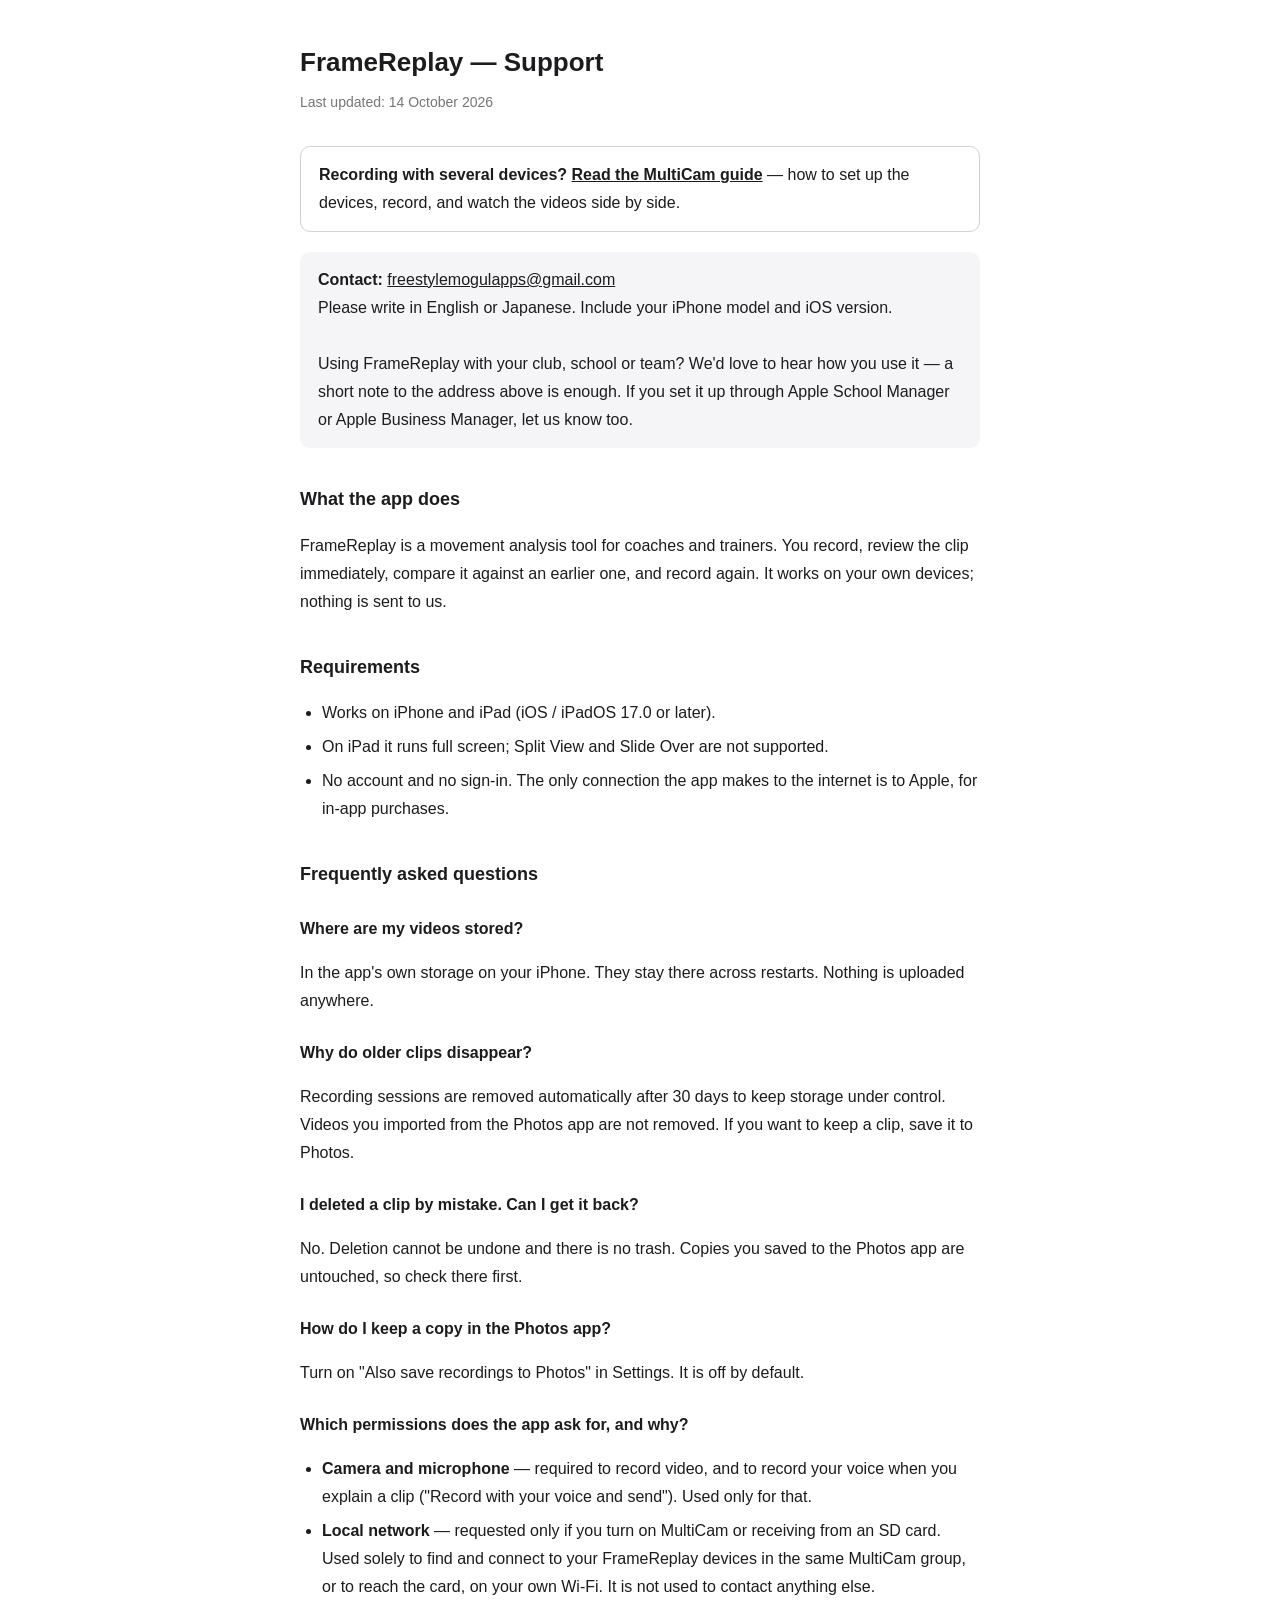
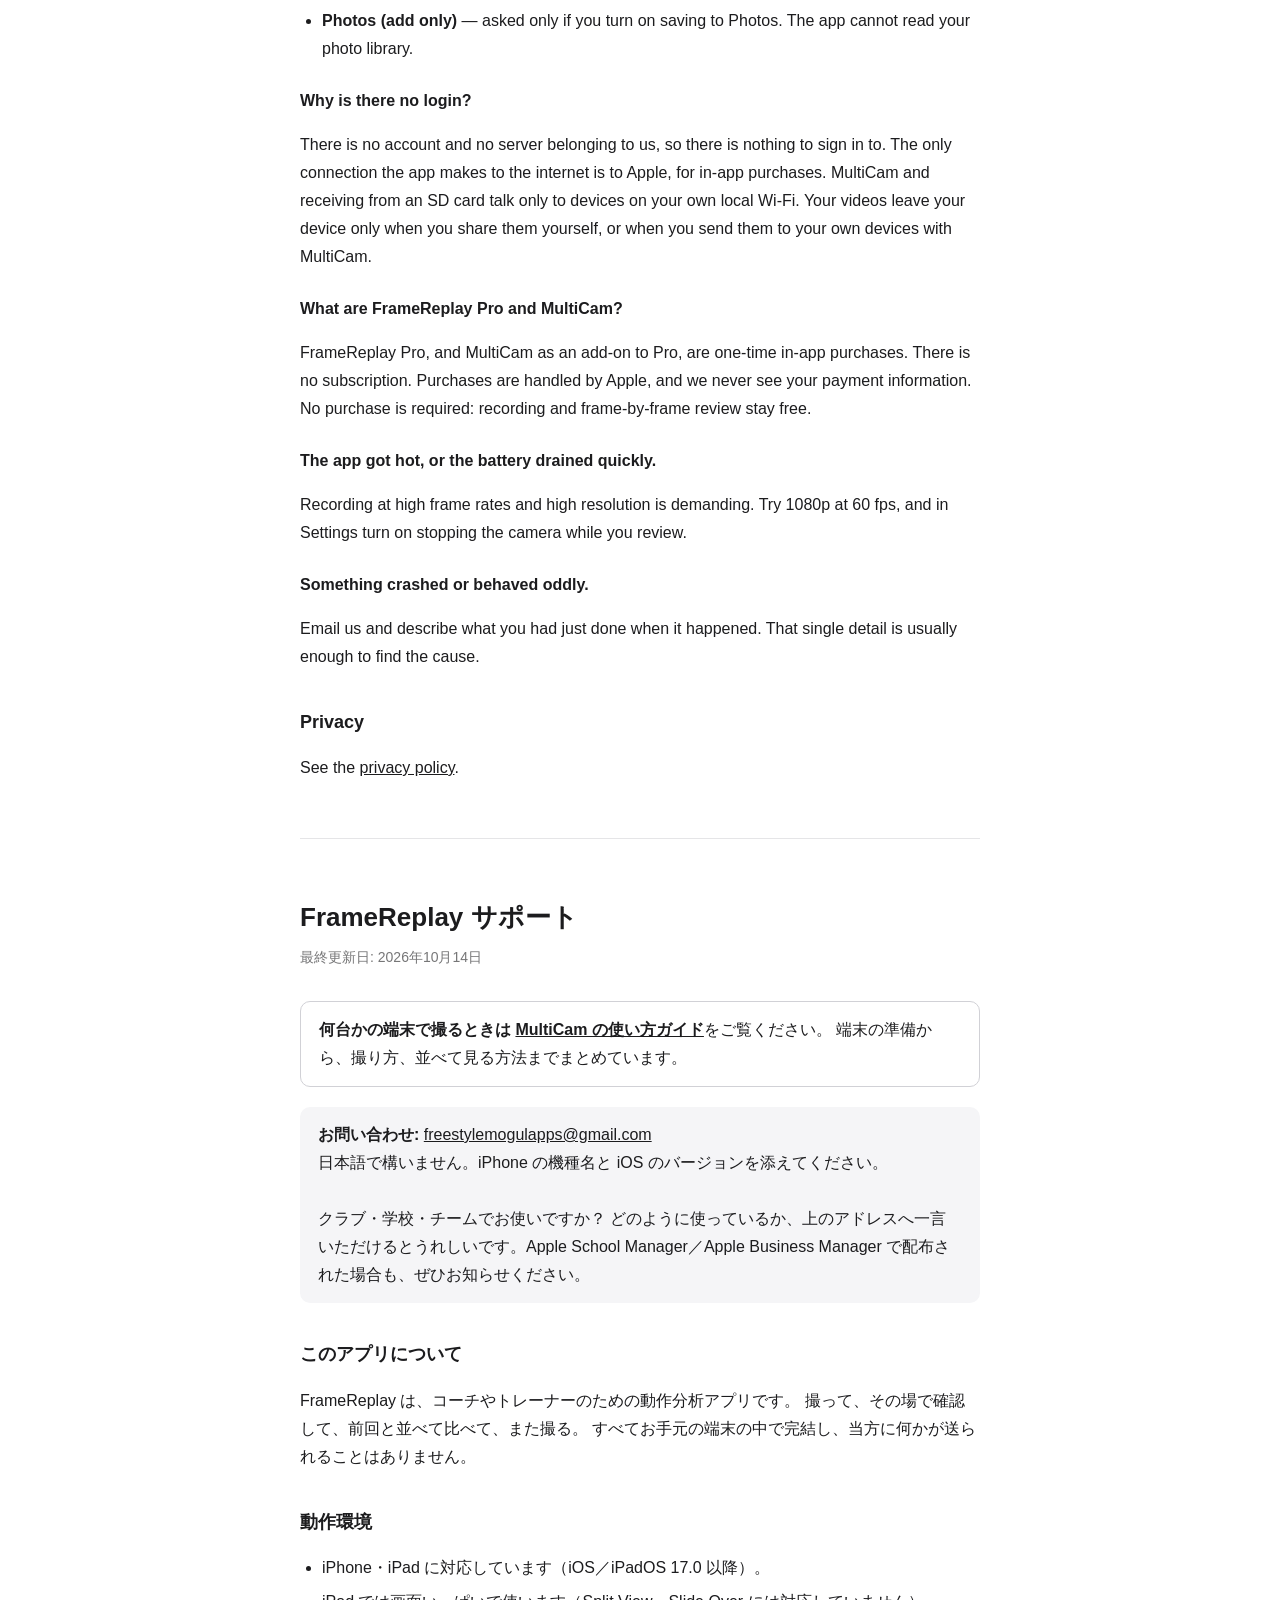
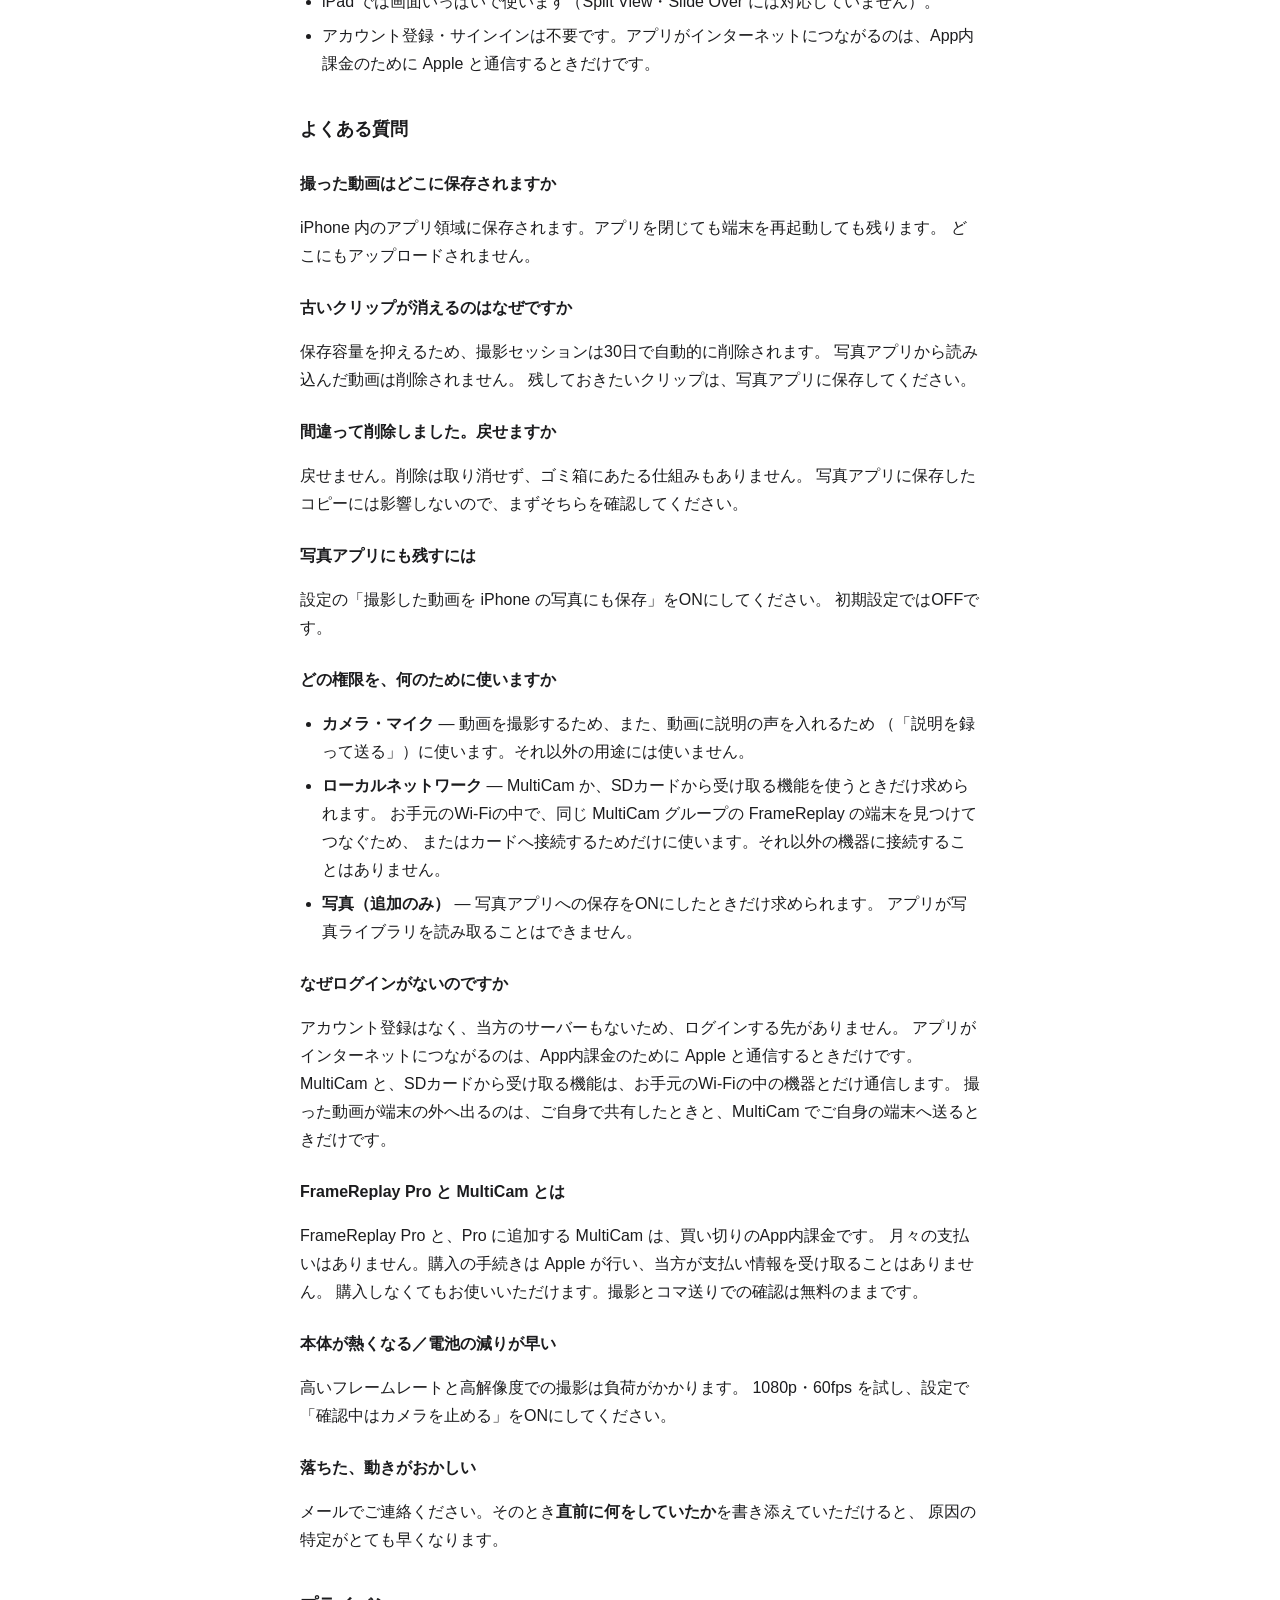
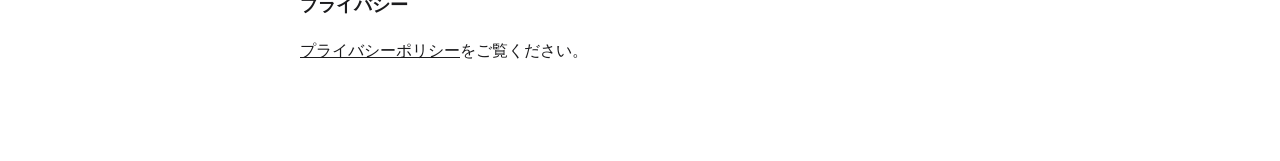
<file: framereplay/support/index.html>
<!doctype html>
<html lang="en">
<head>
<meta charset="utf-8">
<meta name="viewport" content="width=device-width, initial-scale=1">
<title>FrameReplay — Support</title>
<style>
  :root { color-scheme: light dark; }
  body {
    margin: 0 auto; padding: 40px 20px 80px; max-width: 680px;
    font: 16px/1.75 -apple-system, BlinkMacSystemFont, "Helvetica Neue",
          "Hiragino Sans", "Yu Gothic", sans-serif;
    color: #1c1c1e; background: #fff;
  }
  @media (prefers-color-scheme: dark) {
    body { color: #e5e5e7; background: #111; }
    hr { border-color: #333; }
    .note { background: #1a1a1c; }
    .guide { border-color: #3a3a3c; }
  }
  h1 { font-size: 26px; margin: 0 0 4px; }
  h2 { font-size: 18px; margin: 36px 0 8px; }
  h3 { font-size: 16px; margin: 24px 0 4px; }
  .sub { opacity: .6; font-size: 14px; margin: 0 0 32px; }
  hr { border: 0; border-top: 1px solid #e5e5e7; margin: 56px 0; }
  ul { padding-left: 22px; }
  li { margin: 6px 0; }
  .note { background: #f5f5f7; border-radius: 10px; padding: 14px 18px; margin: 20px 0; }
  a { color: inherit; }
  .guide { border: 1px solid #d1d1d6; border-radius: 10px; padding: 14px 18px; margin: 20px 0; }
  .guide a { font-weight: 600; }
</style>
</head>
<body>

<h1>FrameReplay — Support</h1>
<p class="sub">Last updated: 14 October 2026</p>

<div class="guide">
<strong>Recording with several devices?</strong>
<a href="https://mogul-mic.com/en/frame-replay-multicam.html">Read the MultiCam guide</a> —
how to set up the devices, record, and watch the videos side by side.
</div>

<div class="note">
<strong>Contact:</strong> <a href="mailto:freestylemogulapps@gmail.com">freestylemogulapps@gmail.com</a><br>
Please write in English or Japanese. Include your iPhone model and iOS version.<br><br>
Using FrameReplay with your club, school or team? We'd love to hear how you use it — a short note to the address above is enough. If you set it up through Apple School Manager or Apple Business Manager, let us know too.
</div>

<h2>What the app does</h2>
<p>FrameReplay is a movement analysis tool for coaches and trainers. You record,
review the clip immediately, compare it against an earlier one, and record again.
It works on your own devices; nothing is sent to us.</p>

<h2>Requirements</h2>
<ul>
  <li>Works on iPhone and iPad (iOS / iPadOS 17.0 or later).</li>
  <li>On iPad it runs full screen; Split View and Slide Over are not supported.</li>
  <li>No account and no sign-in. The only connection the app makes to the internet is to Apple, for in-app purchases.</li>
</ul>

<h2>Frequently asked questions</h2>

<h3>Where are my videos stored?</h3>
<p>In the app's own storage on your iPhone. They stay there across restarts.
Nothing is uploaded anywhere.</p>

<h3>Why do older clips disappear?</h3>
<p>Recording sessions are removed automatically after 30 days to keep storage
under control. Videos you imported from the Photos app are not removed.
If you want to keep a clip, save it to Photos.</p>

<h3>I deleted a clip by mistake. Can I get it back?</h3>
<p>No. Deletion cannot be undone and there is no trash. Copies you saved to the
Photos app are untouched, so check there first.</p>

<h3>How do I keep a copy in the Photos app?</h3>
<p>Turn on "Also save recordings to Photos" in Settings. It is off by default.</p>

<h3>Which permissions does the app ask for, and why?</h3>
<ul>
  <li><strong>Camera and microphone</strong> — required to record video, and to record your
      voice when you explain a clip ("Record with your voice and send"). Used only for that.</li>
  <li><strong>Local network</strong> — requested only if you turn on MultiCam or receiving from
      an SD card. Used solely to find and connect to your FrameReplay devices in the same
      MultiCam group, or to reach the card, on your own Wi-Fi. It is not used to contact
      anything else.</li>
  <li><strong>Photos (add only)</strong> — asked only if you turn on saving to Photos.
      The app cannot read your photo library.</li>
</ul>

<h3>Why is there no login?</h3>
<p>There is no account and no server belonging to us, so there is nothing to sign in to.
The only connection the app makes to the internet is to Apple, for in-app purchases.
MultiCam and receiving from an SD card talk only to devices on your own local Wi-Fi.
Your videos leave your device only when you share them yourself, or when you send them
to your own devices with MultiCam.</p>

<h3>What are FrameReplay Pro and MultiCam?</h3>
<p>FrameReplay Pro, and MultiCam as an add-on to Pro, are one-time in-app purchases.
There is no subscription. Purchases are handled by Apple, and we never see your payment
information. No purchase is required: recording and frame-by-frame review stay free.</p>

<h3>The app got hot, or the battery drained quickly.</h3>
<p>Recording at high frame rates and high resolution is demanding. Try 1080p at
60 fps, and in Settings turn on stopping the camera while you review.</p>

<h3>Something crashed or behaved oddly.</h3>
<p>Email us and describe what you had just done when it happened. That single
detail is usually enough to find the cause.</p>

<h2>Privacy</h2>
<p>See the <a href="../privacy/">privacy policy</a>.</p>

<hr>

<h1>FrameReplay サポート</h1>
<p class="sub">最終更新日: 2026年10月14日</p>

<div class="guide">
<strong>何台かの端末で撮るときは</strong>
<a href="https://mogul-mic.com/frame-replay-multicam.html">MultiCam の使い方ガイド</a>をご覧ください。
端末の準備から、撮り方、並べて見る方法までまとめています。
</div>

<div class="note">
<strong>お問い合わせ:</strong> <a href="mailto:freestylemogulapps@gmail.com">freestylemogulapps@gmail.com</a><br>
日本語で構いません。iPhone の機種名と iOS のバージョンを添えてください。<br><br>
クラブ・学校・チームでお使いですか？ どのように使っているか、上のアドレスへ一言いただけるとうれしいです。Apple School Manager／Apple Business Manager で配布された場合も、ぜひお知らせください。
</div>

<h2>このアプリについて</h2>
<p>FrameReplay は、コーチやトレーナーのための動作分析アプリです。
撮って、その場で確認して、前回と並べて比べて、また撮る。
すべてお手元の端末の中で完結し、当方に何かが送られることはありません。</p>

<h2>動作環境</h2>
<ul>
  <li>iPhone・iPad に対応しています（iOS／iPadOS 17.0 以降）。</li>
  <li>iPad では画面いっぱいで使います（Split View・Slide Over には対応していません）。</li>
  <li>アカウント登録・サインインは不要です。アプリがインターネットにつながるのは、App内課金のために Apple と通信するときだけです。</li>
</ul>

<h2>よくある質問</h2>

<h3>撮った動画はどこに保存されますか</h3>
<p>iPhone 内のアプリ領域に保存されます。アプリを閉じても端末を再起動しても残ります。
どこにもアップロードされません。</p>

<h3>古いクリップが消えるのはなぜですか</h3>
<p>保存容量を抑えるため、撮影セッションは30日で自動的に削除されます。
写真アプリから読み込んだ動画は削除されません。
残しておきたいクリップは、写真アプリに保存してください。</p>

<h3>間違って削除しました。戻せますか</h3>
<p>戻せません。削除は取り消せず、ゴミ箱にあたる仕組みもありません。
写真アプリに保存したコピーには影響しないので、まずそちらを確認してください。</p>

<h3>写真アプリにも残すには</h3>
<p>設定の「撮影した動画を iPhone の写真にも保存」をONにしてください。
初期設定ではOFFです。</p>

<h3>どの権限を、何のために使いますか</h3>
<ul>
  <li><strong>カメラ・マイク</strong> — 動画を撮影するため、また、動画に説明の声を入れるため
      （「説明を録って送る」）に使います。それ以外の用途には使いません。</li>
  <li><strong>ローカルネットワーク</strong> — MultiCam か、SDカードから受け取る機能を使うときだけ求められます。
      お手元のWi-Fiの中で、同じ MultiCam グループの FrameReplay の端末を見つけてつなぐため、
      またはカードへ接続するためだけに使います。それ以外の機器に接続することはありません。</li>
  <li><strong>写真（追加のみ）</strong> — 写真アプリへの保存をONにしたときだけ求められます。
      アプリが写真ライブラリを読み取ることはできません。</li>
</ul>

<h3>なぜログインがないのですか</h3>
<p>アカウント登録はなく、当方のサーバーもないため、ログインする先がありません。
アプリがインターネットにつながるのは、App内課金のために Apple と通信するときだけです。
MultiCam と、SDカードから受け取る機能は、お手元のWi-Fiの中の機器とだけ通信します。
撮った動画が端末の外へ出るのは、ご自身で共有したときと、MultiCam でご自身の端末へ送るときだけです。</p>

<h3>FrameReplay Pro と MultiCam とは</h3>
<p>FrameReplay Pro と、Pro に追加する MultiCam は、買い切りのApp内課金です。
月々の支払いはありません。購入の手続きは Apple が行い、当方が支払い情報を受け取ることはありません。
購入しなくてもお使いいただけます。撮影とコマ送りでの確認は無料のままです。</p>

<h3>本体が熱くなる／電池の減りが早い</h3>
<p>高いフレームレートと高解像度での撮影は負荷がかかります。
1080p・60fps を試し、設定で「確認中はカメラを止める」をONにしてください。</p>

<h3>落ちた、動きがおかしい</h3>
<p>メールでご連絡ください。そのとき<strong>直前に何をしていたか</strong>を書き添えていただけると、
原因の特定がとても早くなります。</p>

<h2>プライバシー</h2>
<p><a href="../privacy/">プライバシーポリシー</a>をご覧ください。</p>

</body>
</html>
</file>
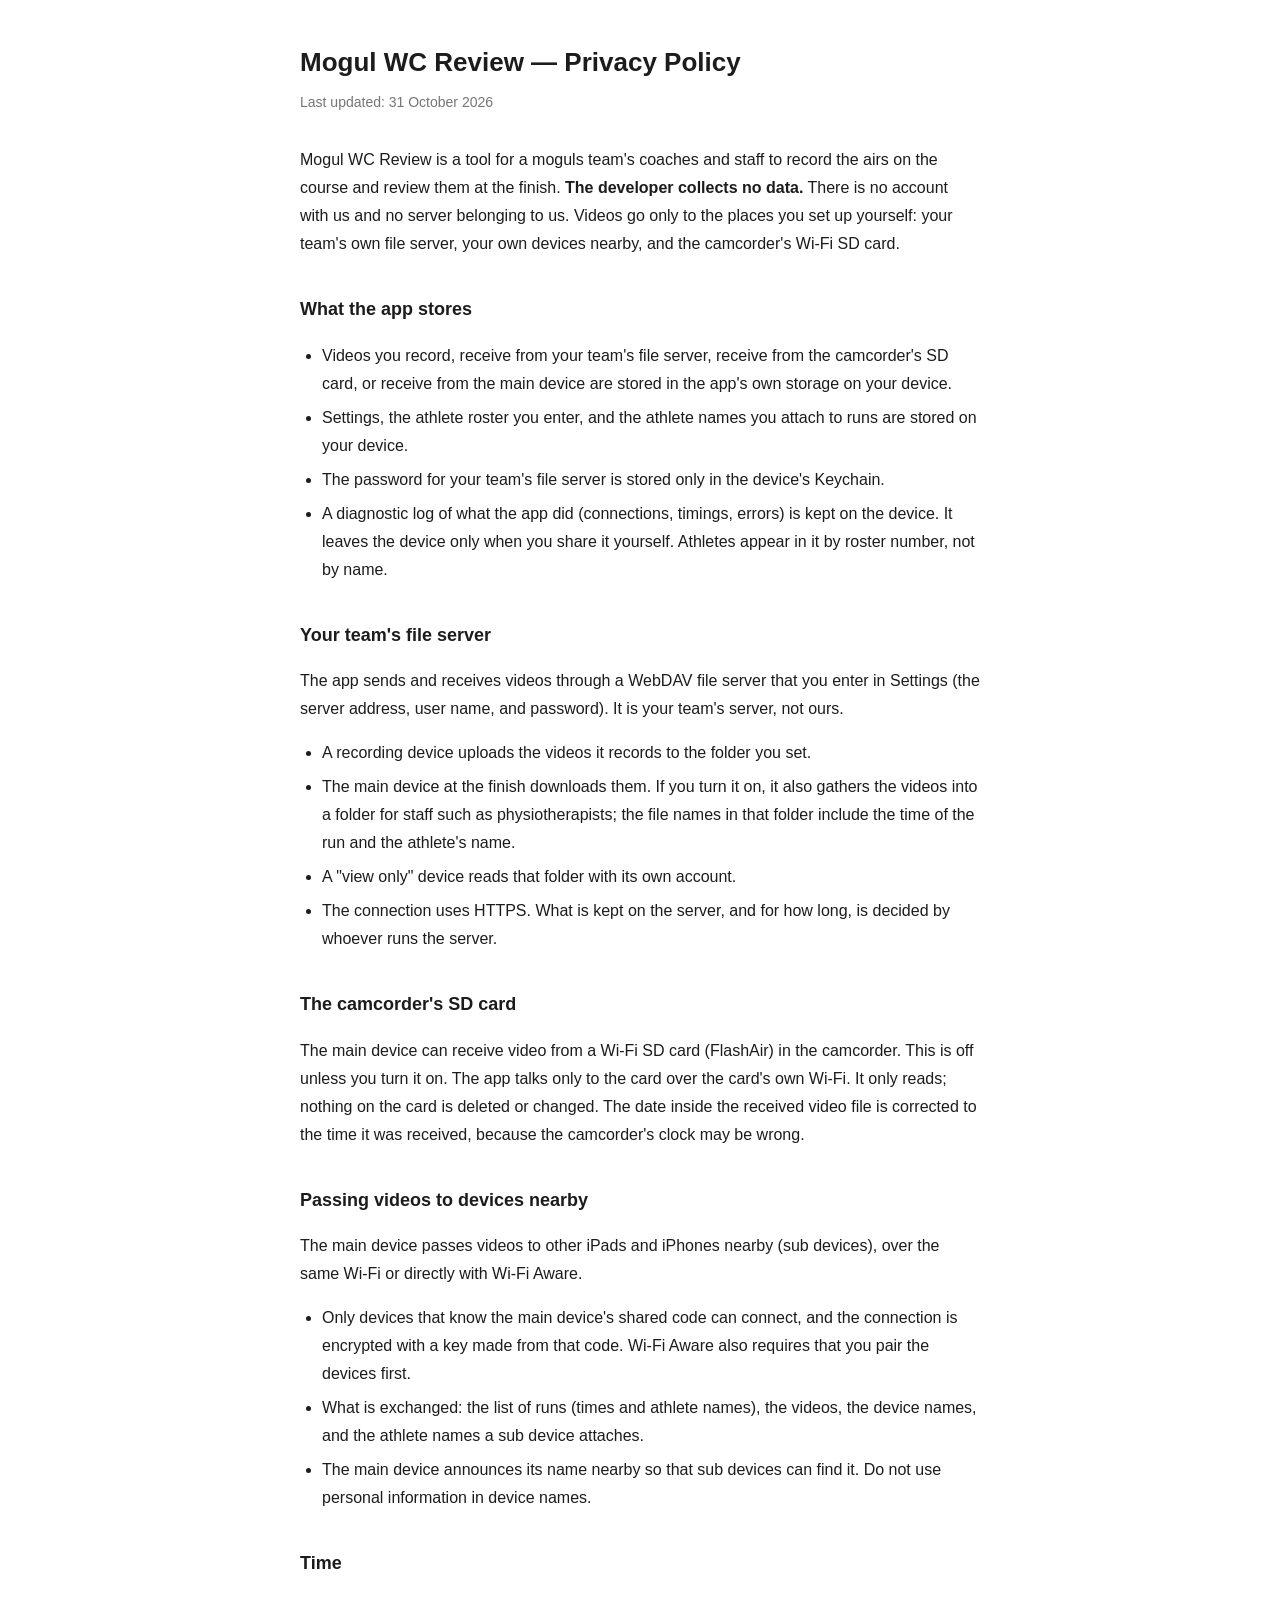
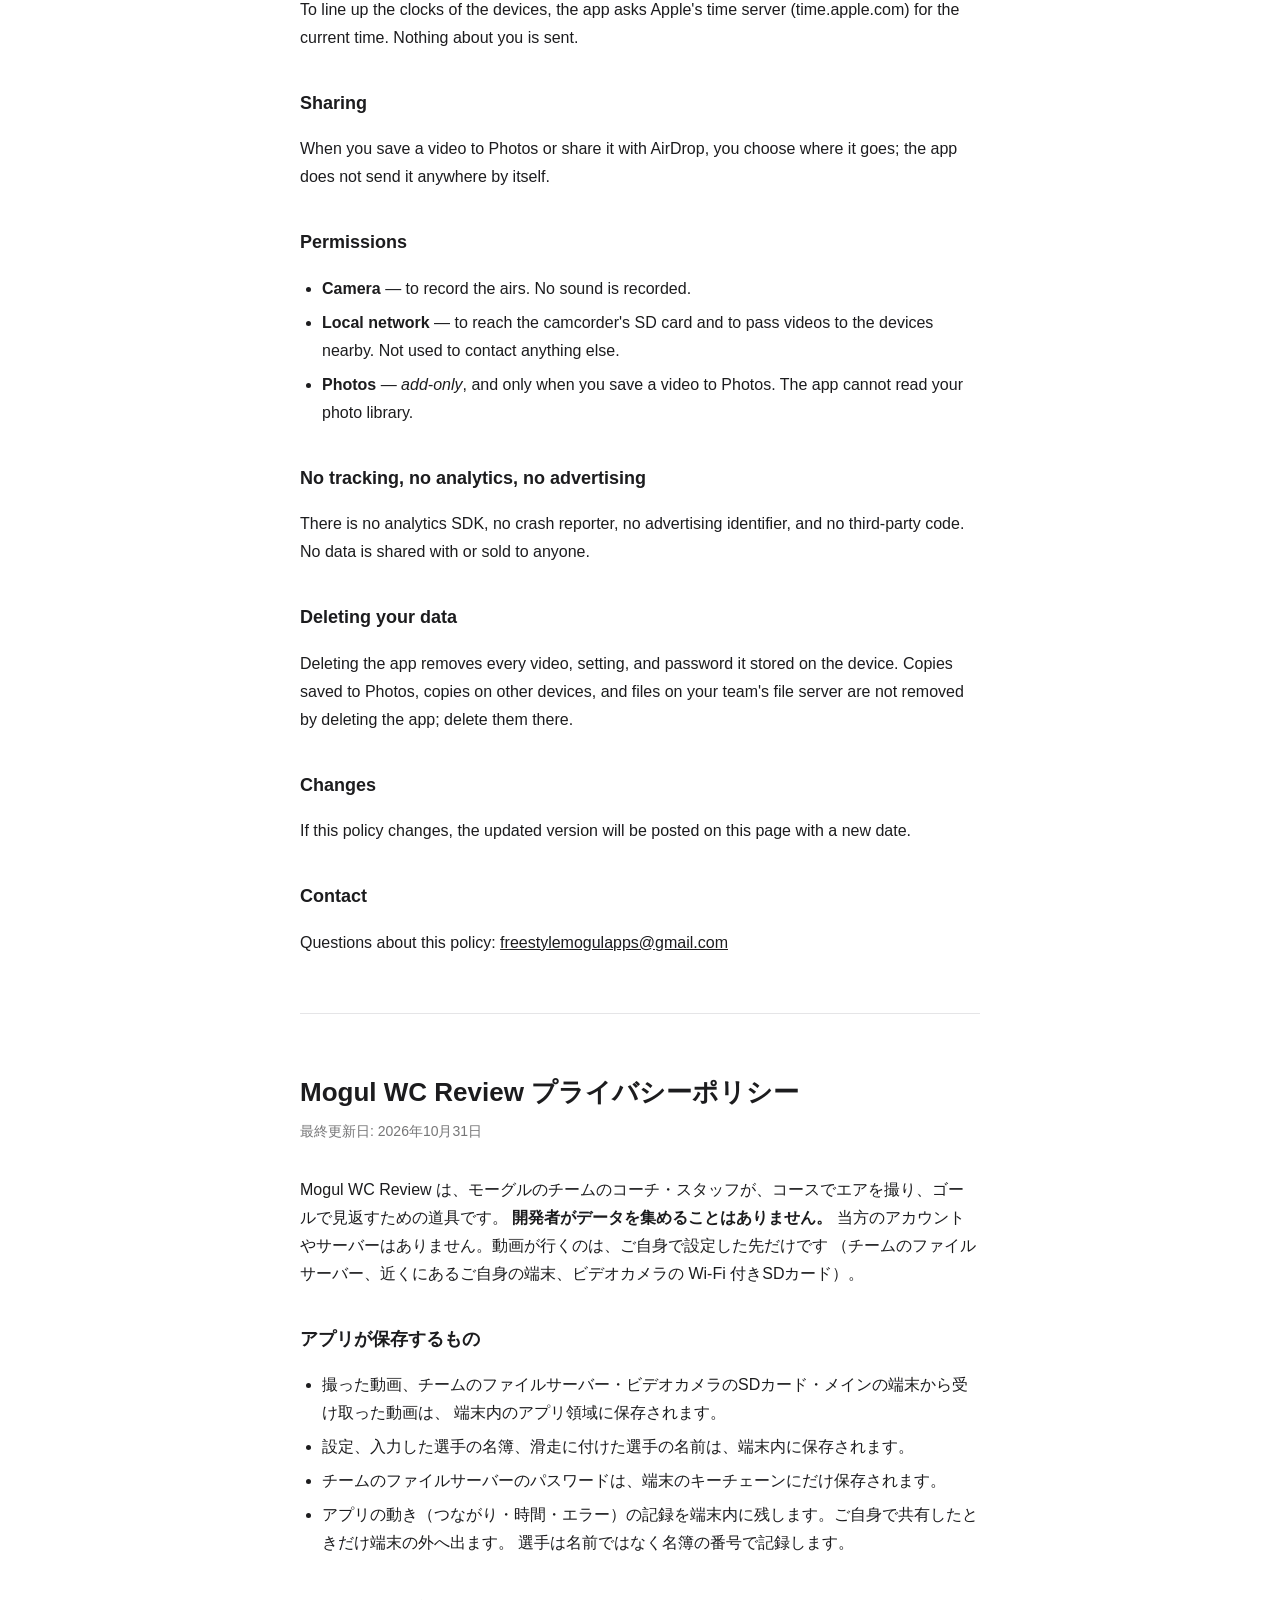
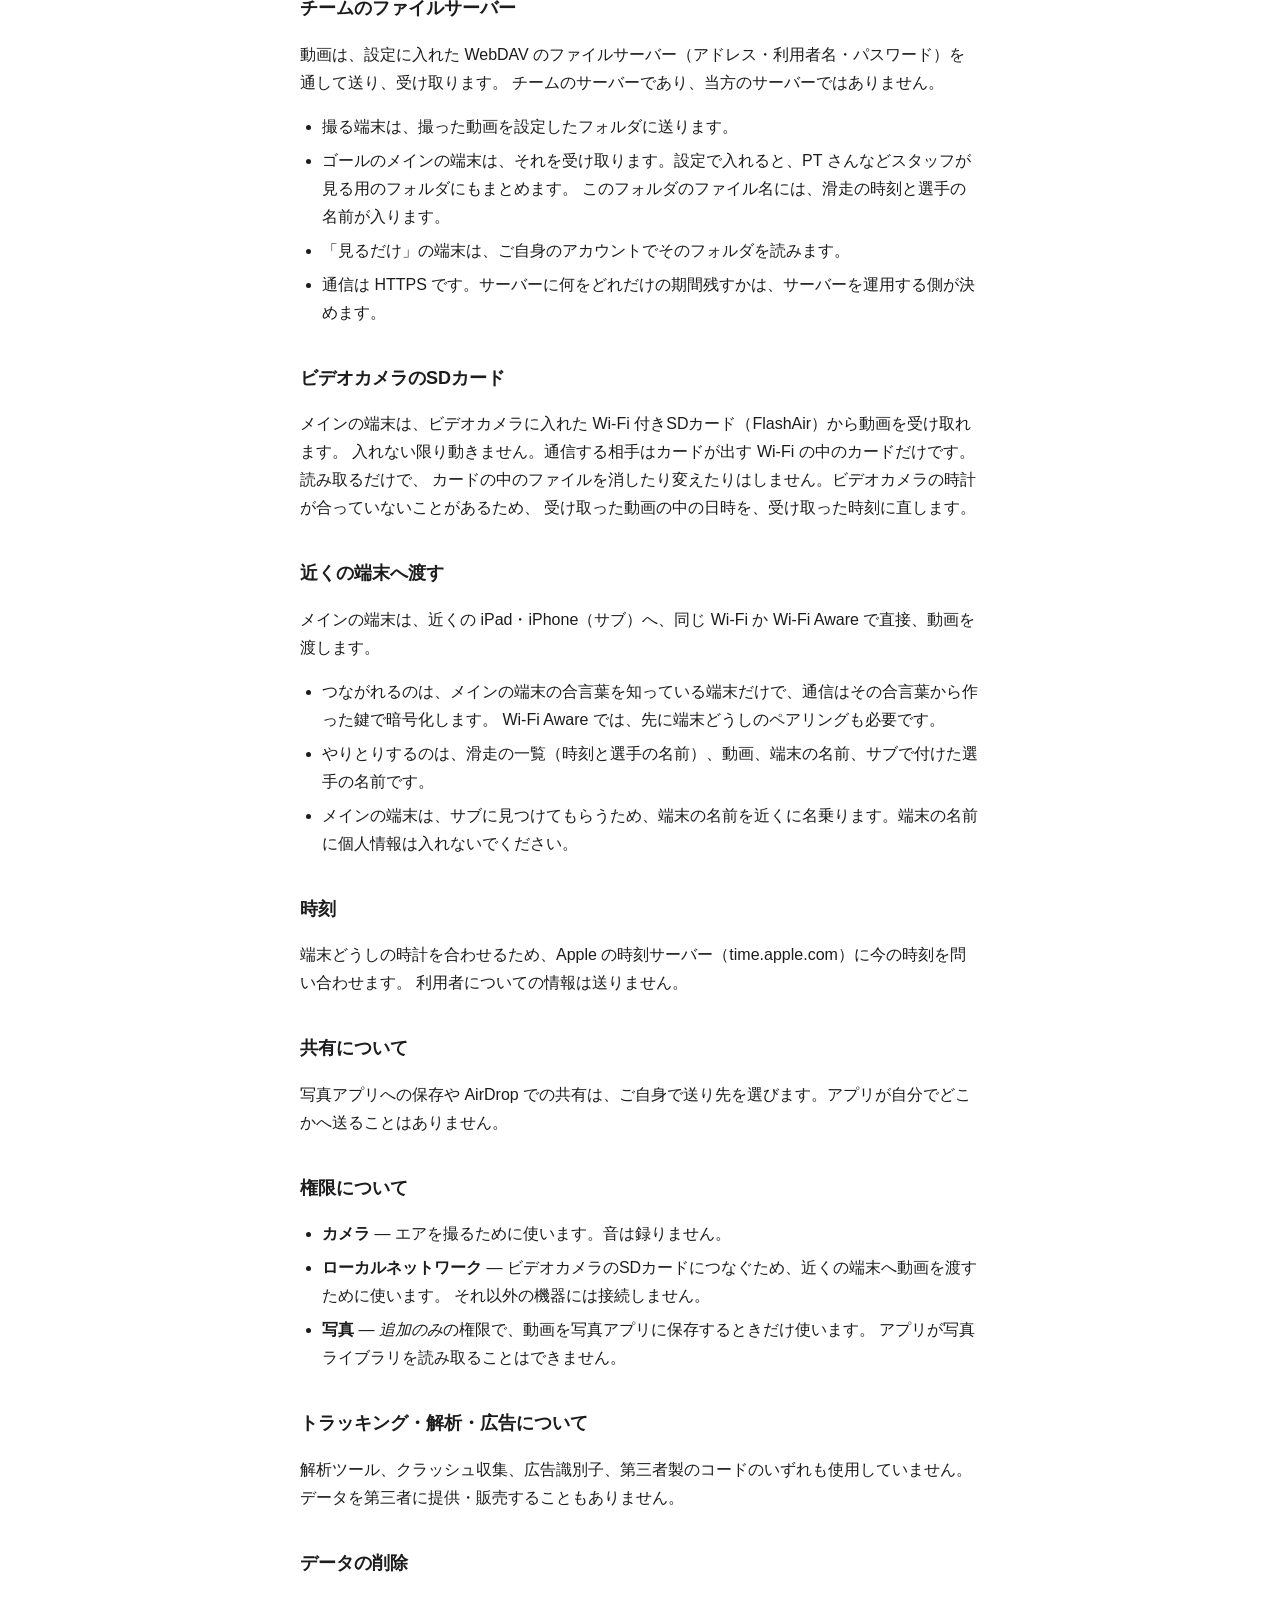
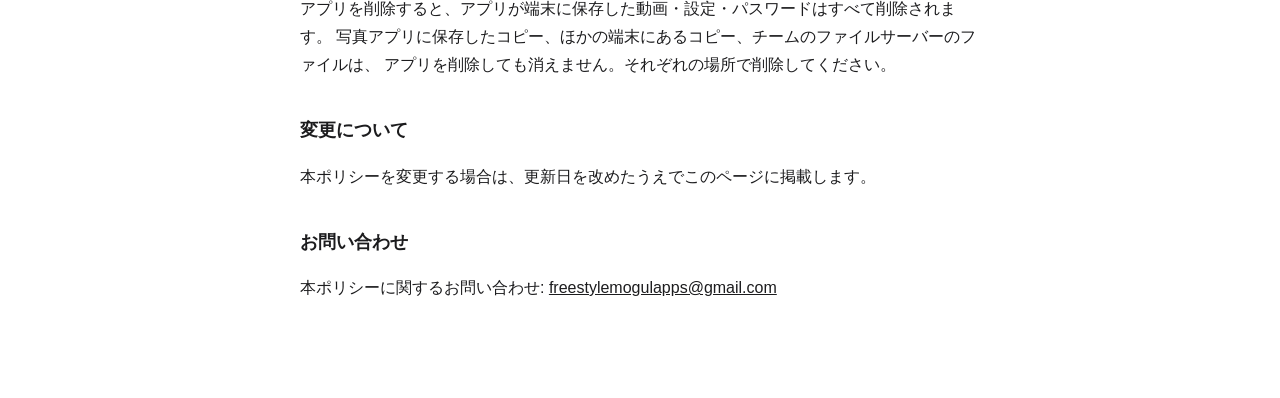
<file: mogul-wc-review/privacy/index.html>
<!doctype html>
<html lang="en">
<head>
<meta charset="utf-8">
<meta name="viewport" content="width=device-width, initial-scale=1">
<title>Mogul WC Review — Privacy Policy</title>
<style>
  :root { color-scheme: light dark; }
  body {
    margin: 0 auto; padding: 40px 20px 80px; max-width: 680px;
    font: 16px/1.75 -apple-system, BlinkMacSystemFont, "Helvetica Neue",
          "Hiragino Sans", "Yu Gothic", sans-serif;
    color: #1c1c1e; background: #fff;
  }
  @media (prefers-color-scheme: dark) {
    body { color: #e5e5e7; background: #111; }
    hr { border-color: #333; }
  }
  h1 { font-size: 26px; margin: 0 0 4px; }
  h2 { font-size: 18px; margin: 36px 0 8px; }
  .sub { opacity: .6; font-size: 14px; margin: 0 0 32px; }
  hr { border: 0; border-top: 1px solid #e5e5e7; margin: 56px 0; }
  ul { padding-left: 22px; }
  li { margin: 6px 0; }
  a { color: inherit; }
</style>
</head>
<body>

<h1>Mogul WC Review — Privacy Policy</h1>
<p class="sub">Last updated: 31 October 2026</p>

<p>Mogul WC Review is a tool for a moguls team's coaches and staff to record the airs
on the course and review them at the finish. <strong>The developer collects no data.</strong>
There is no account with us and no server belonging to us. Videos go only to the
places you set up yourself: your team's own file server, your own devices nearby,
and the camcorder's Wi-Fi SD card.</p>

<h2>What the app stores</h2>
<ul>
  <li>Videos you record, receive from your team's file server, receive from the camcorder's
      SD card, or receive from the main device are stored in the app's own storage on your device.</li>
  <li>Settings, the athlete roster you enter, and the athlete names you attach to runs are
      stored on your device.</li>
  <li>The password for your team's file server is stored only in the device's Keychain.</li>
  <li>A diagnostic log of what the app did (connections, timings, errors) is kept on the device.
      It leaves the device only when you share it yourself. Athletes appear in it by roster
      number, not by name.</li>
</ul>

<h2>Your team's file server</h2>
<p>The app sends and receives videos through a WebDAV file server that you enter in Settings
(the server address, user name, and password). It is your team's server, not ours.</p>
<ul>
  <li>A recording device uploads the videos it records to the folder you set.</li>
  <li>The main device at the finish downloads them. If you turn it on, it also gathers the
      videos into a folder for staff such as physiotherapists; the file names in that folder
      include the time of the run and the athlete's name.</li>
  <li>A "view only" device reads that folder with its own account.</li>
  <li>The connection uses HTTPS. What is kept on the server, and for how long, is decided by
      whoever runs the server.</li>
</ul>

<h2>The camcorder's SD card</h2>
<p>The main device can receive video from a Wi-Fi SD card (FlashAir) in the camcorder. This is
off unless you turn it on. The app talks only to the card over the card's own Wi-Fi. It only
reads; nothing on the card is deleted or changed. The date inside the received video file is
corrected to the time it was received, because the camcorder's clock may be wrong.</p>

<h2>Passing videos to devices nearby</h2>
<p>The main device passes videos to other iPads and iPhones nearby (sub devices), over the same
Wi-Fi or directly with Wi-Fi Aware.</p>
<ul>
  <li>Only devices that know the main device's shared code can connect, and the connection is
      encrypted with a key made from that code. Wi-Fi Aware also requires that you pair the
      devices first.</li>
  <li>What is exchanged: the list of runs (times and athlete names), the videos, the device
      names, and the athlete names a sub device attaches.</li>
  <li>The main device announces its name nearby so that sub devices can find it. Do not use
      personal information in device names.</li>
</ul>

<h2>Time</h2>
<p>To line up the clocks of the devices, the app asks Apple's time server (time.apple.com)
for the current time. Nothing about you is sent.</p>

<h2>Sharing</h2>
<p>When you save a video to Photos or share it with AirDrop, you choose where it goes; the app
does not send it anywhere by itself.</p>

<h2>Permissions</h2>
<ul>
  <li><strong>Camera</strong> — to record the airs. No sound is recorded.</li>
  <li><strong>Local network</strong> — to reach the camcorder's SD card and to pass videos to
      the devices nearby. Not used to contact anything else.</li>
  <li><strong>Photos</strong> — <em>add-only</em>, and only when you save a video to Photos.
      The app cannot read your photo library.</li>
</ul>

<h2>No tracking, no analytics, no advertising</h2>
<p>There is no analytics SDK, no crash reporter, no advertising identifier, and no
third-party code. No data is shared with or sold to anyone.</p>

<h2>Deleting your data</h2>
<p>Deleting the app removes every video, setting, and password it stored on the device.
Copies saved to Photos, copies on other devices, and files on your team's file server are
not removed by deleting the app; delete them there.</p>

<h2>Changes</h2>
<p>If this policy changes, the updated version will be posted on this page with a new date.</p>

<h2>Contact</h2>
<p>Questions about this policy: <a href="mailto:freestylemogulapps@gmail.com">freestylemogulapps@gmail.com</a></p>

<hr>

<h1>Mogul WC Review プライバシーポリシー</h1>
<p class="sub">最終更新日: 2026年10月31日</p>

<p>Mogul WC Review は、モーグルのチームのコーチ・スタッフが、コースでエアを撮り、ゴールで見返すための道具です。
<strong>開発者がデータを集めることはありません。</strong>
当方のアカウントやサーバーはありません。動画が行くのは、ご自身で設定した先だけです
（チームのファイルサーバー、近くにあるご自身の端末、ビデオカメラの Wi-Fi 付きSDカード）。</p>

<h2>アプリが保存するもの</h2>
<ul>
  <li>撮った動画、チームのファイルサーバー・ビデオカメラのSDカード・メインの端末から受け取った動画は、
      端末内のアプリ領域に保存されます。</li>
  <li>設定、入力した選手の名簿、滑走に付けた選手の名前は、端末内に保存されます。</li>
  <li>チームのファイルサーバーのパスワードは、端末のキーチェーンにだけ保存されます。</li>
  <li>アプリの動き（つながり・時間・エラー）の記録を端末内に残します。ご自身で共有したときだけ端末の外へ出ます。
      選手は名前ではなく名簿の番号で記録します。</li>
</ul>

<h2>チームのファイルサーバー</h2>
<p>動画は、設定に入れた WebDAV のファイルサーバー（アドレス・利用者名・パスワード）を通して送り、受け取ります。
チームのサーバーであり、当方のサーバーではありません。</p>
<ul>
  <li>撮る端末は、撮った動画を設定したフォルダに送ります。</li>
  <li>ゴールのメインの端末は、それを受け取ります。設定で入れると、PT さんなどスタッフが見る用のフォルダにもまとめます。
      このフォルダのファイル名には、滑走の時刻と選手の名前が入ります。</li>
  <li>「見るだけ」の端末は、ご自身のアカウントでそのフォルダを読みます。</li>
  <li>通信は HTTPS です。サーバーに何をどれだけの期間残すかは、サーバーを運用する側が決めます。</li>
</ul>

<h2>ビデオカメラのSDカード</h2>
<p>メインの端末は、ビデオカメラに入れた Wi-Fi 付きSDカード（FlashAir）から動画を受け取れます。
入れない限り動きません。通信する相手はカードが出す Wi-Fi の中のカードだけです。読み取るだけで、
カードの中のファイルを消したり変えたりはしません。ビデオカメラの時計が合っていないことがあるため、
受け取った動画の中の日時を、受け取った時刻に直します。</p>

<h2>近くの端末へ渡す</h2>
<p>メインの端末は、近くの iPad・iPhone（サブ）へ、同じ Wi-Fi か Wi-Fi Aware で直接、動画を渡します。</p>
<ul>
  <li>つながれるのは、メインの端末の合言葉を知っている端末だけで、通信はその合言葉から作った鍵で暗号化します。
      Wi-Fi Aware では、先に端末どうしのペアリングも必要です。</li>
  <li>やりとりするのは、滑走の一覧（時刻と選手の名前）、動画、端末の名前、サブで付けた選手の名前です。</li>
  <li>メインの端末は、サブに見つけてもらうため、端末の名前を近くに名乗ります。端末の名前に個人情報は入れないでください。</li>
</ul>

<h2>時刻</h2>
<p>端末どうしの時計を合わせるため、Apple の時刻サーバー（time.apple.com）に今の時刻を問い合わせます。
利用者についての情報は送りません。</p>

<h2>共有について</h2>
<p>写真アプリへの保存や AirDrop での共有は、ご自身で送り先を選びます。アプリが自分でどこかへ送ることはありません。</p>

<h2>権限について</h2>
<ul>
  <li><strong>カメラ</strong> — エアを撮るために使います。音は録りません。</li>
  <li><strong>ローカルネットワーク</strong> — ビデオカメラのSDカードにつなぐため、近くの端末へ動画を渡すために使います。
      それ以外の機器には接続しません。</li>
  <li><strong>写真</strong> — <em>追加のみ</em>の権限で、動画を写真アプリに保存するときだけ使います。
      アプリが写真ライブラリを読み取ることはできません。</li>
</ul>

<h2>トラッキング・解析・広告について</h2>
<p>解析ツール、クラッシュ収集、広告識別子、第三者製のコードのいずれも使用していません。
データを第三者に提供・販売することもありません。</p>

<h2>データの削除</h2>
<p>アプリを削除すると、アプリが端末に保存した動画・設定・パスワードはすべて削除されます。
写真アプリに保存したコピー、ほかの端末にあるコピー、チームのファイルサーバーのファイルは、
アプリを削除しても消えません。それぞれの場所で削除してください。</p>

<h2>変更について</h2>
<p>本ポリシーを変更する場合は、更新日を改めたうえでこのページに掲載します。</p>

<h2>お問い合わせ</h2>
<p>本ポリシーに関するお問い合わせ: <a href="mailto:freestylemogulapps@gmail.com">freestylemogulapps@gmail.com</a></p>

</body>
</html>
</file>
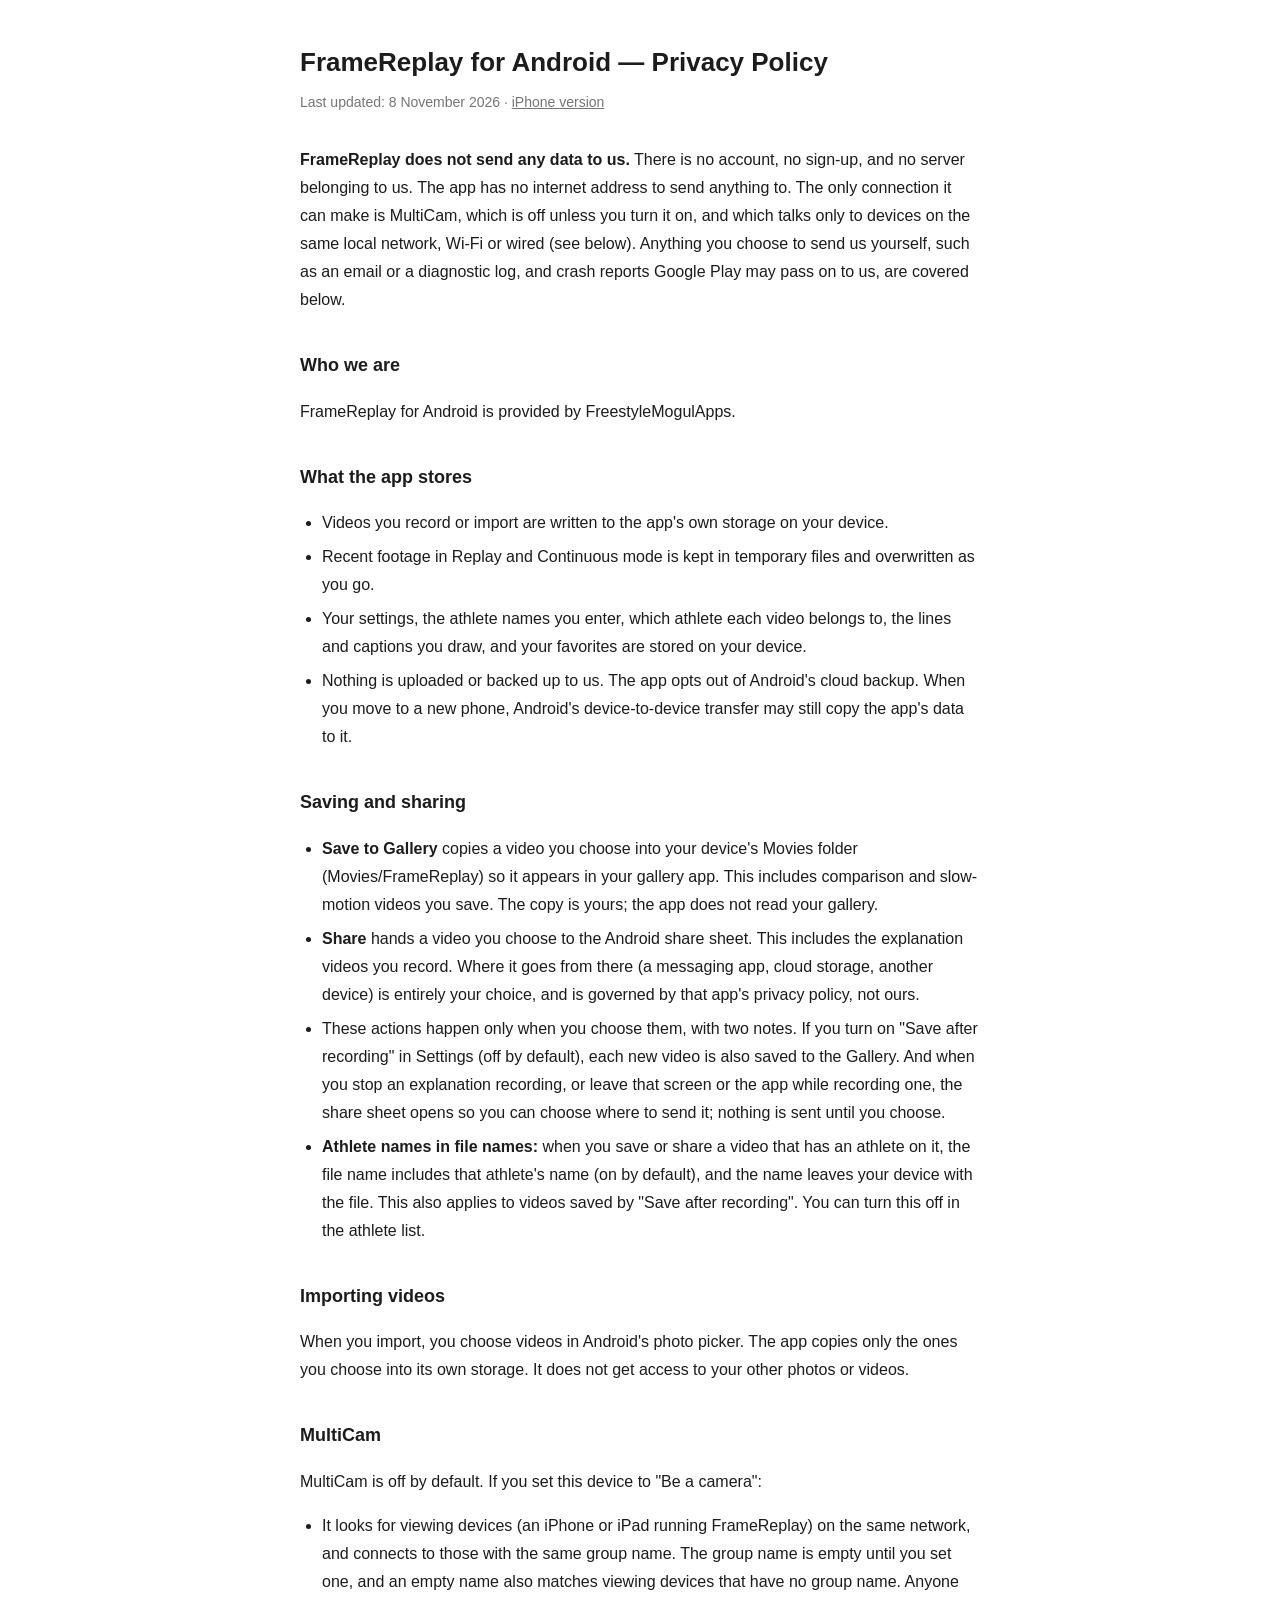
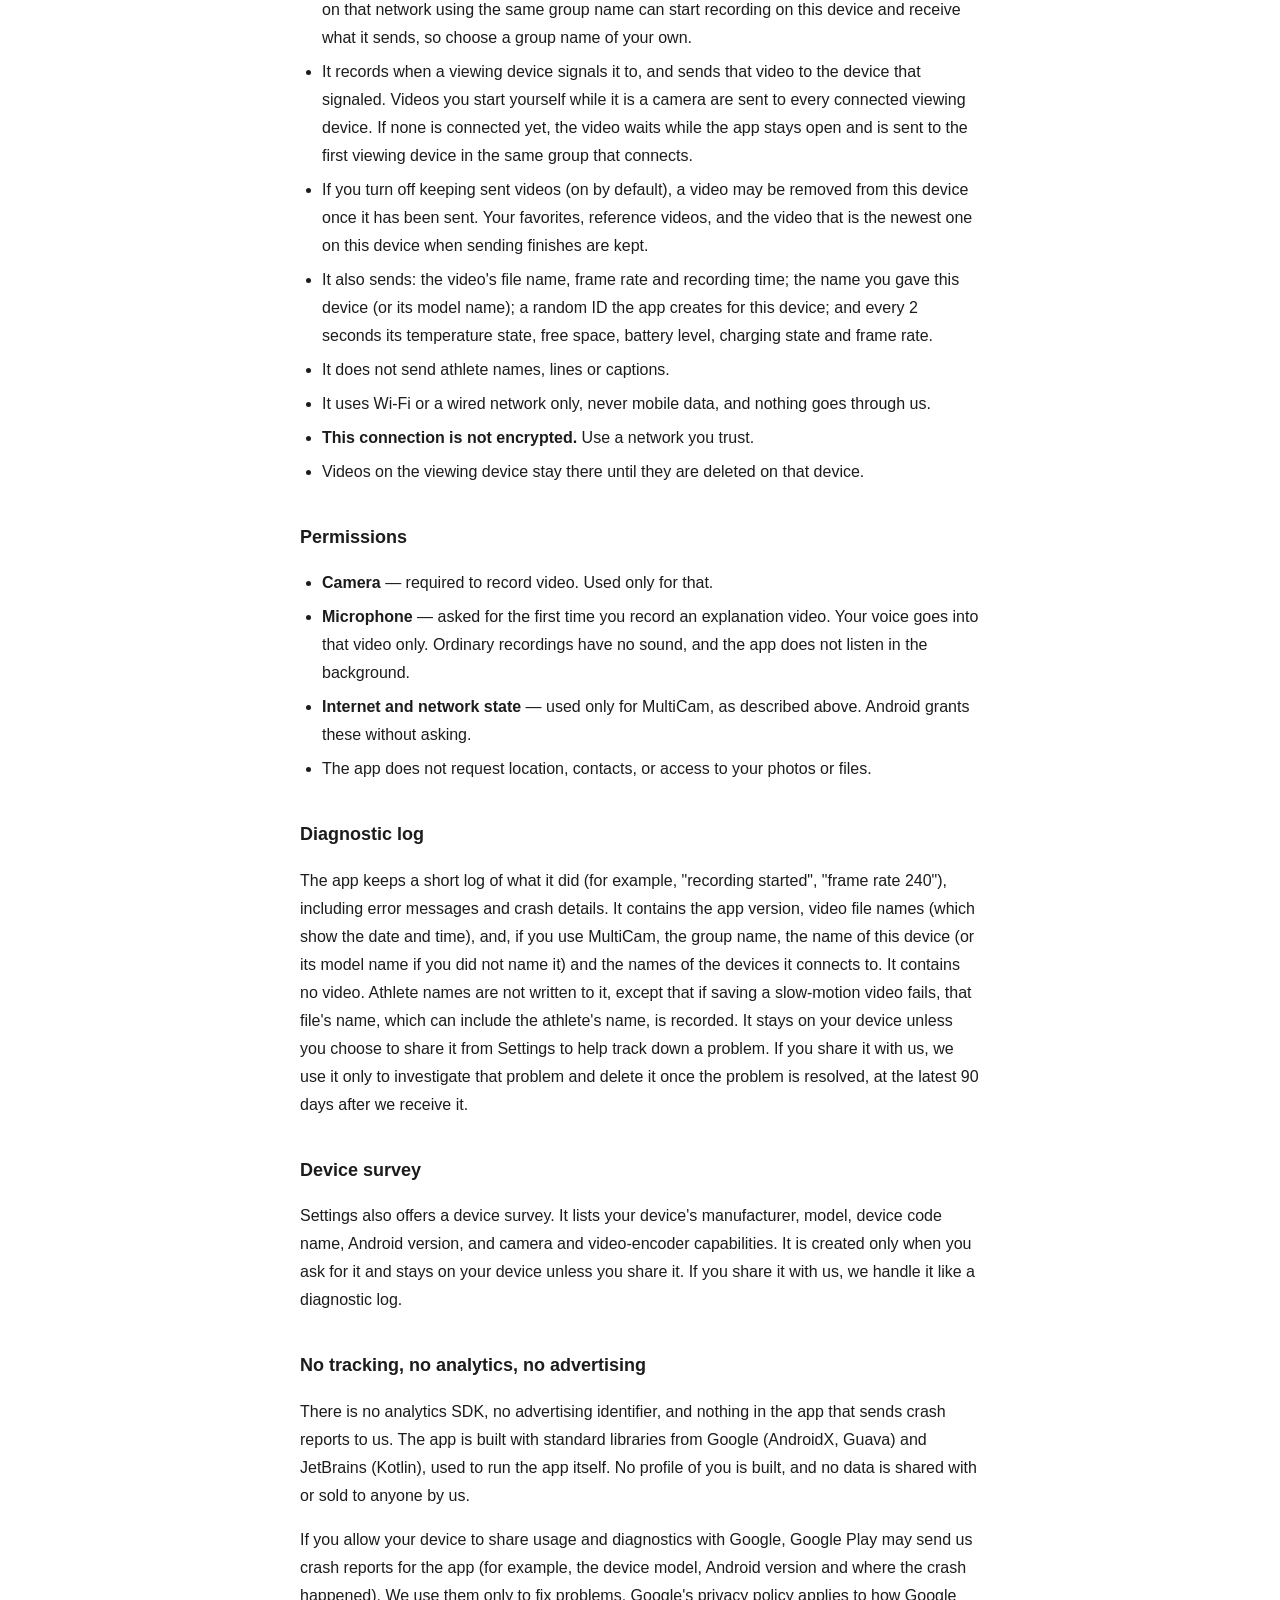
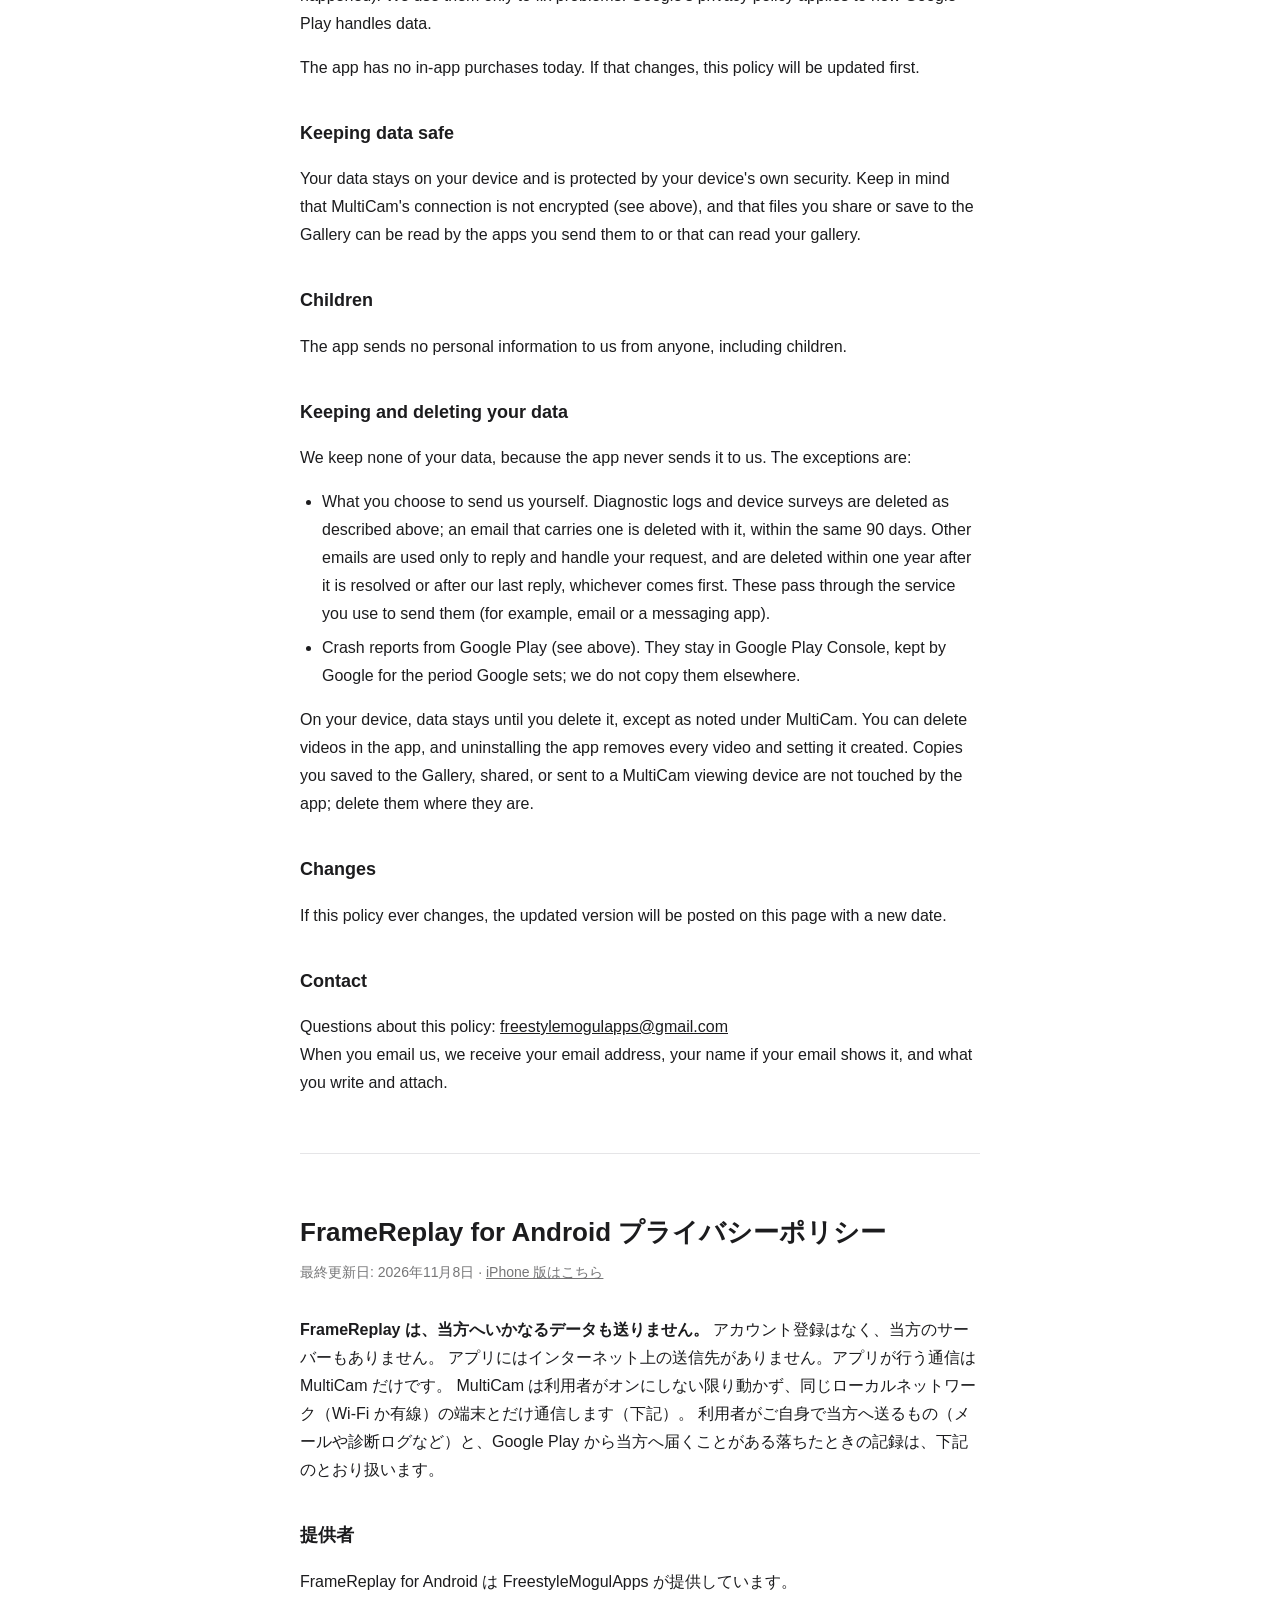
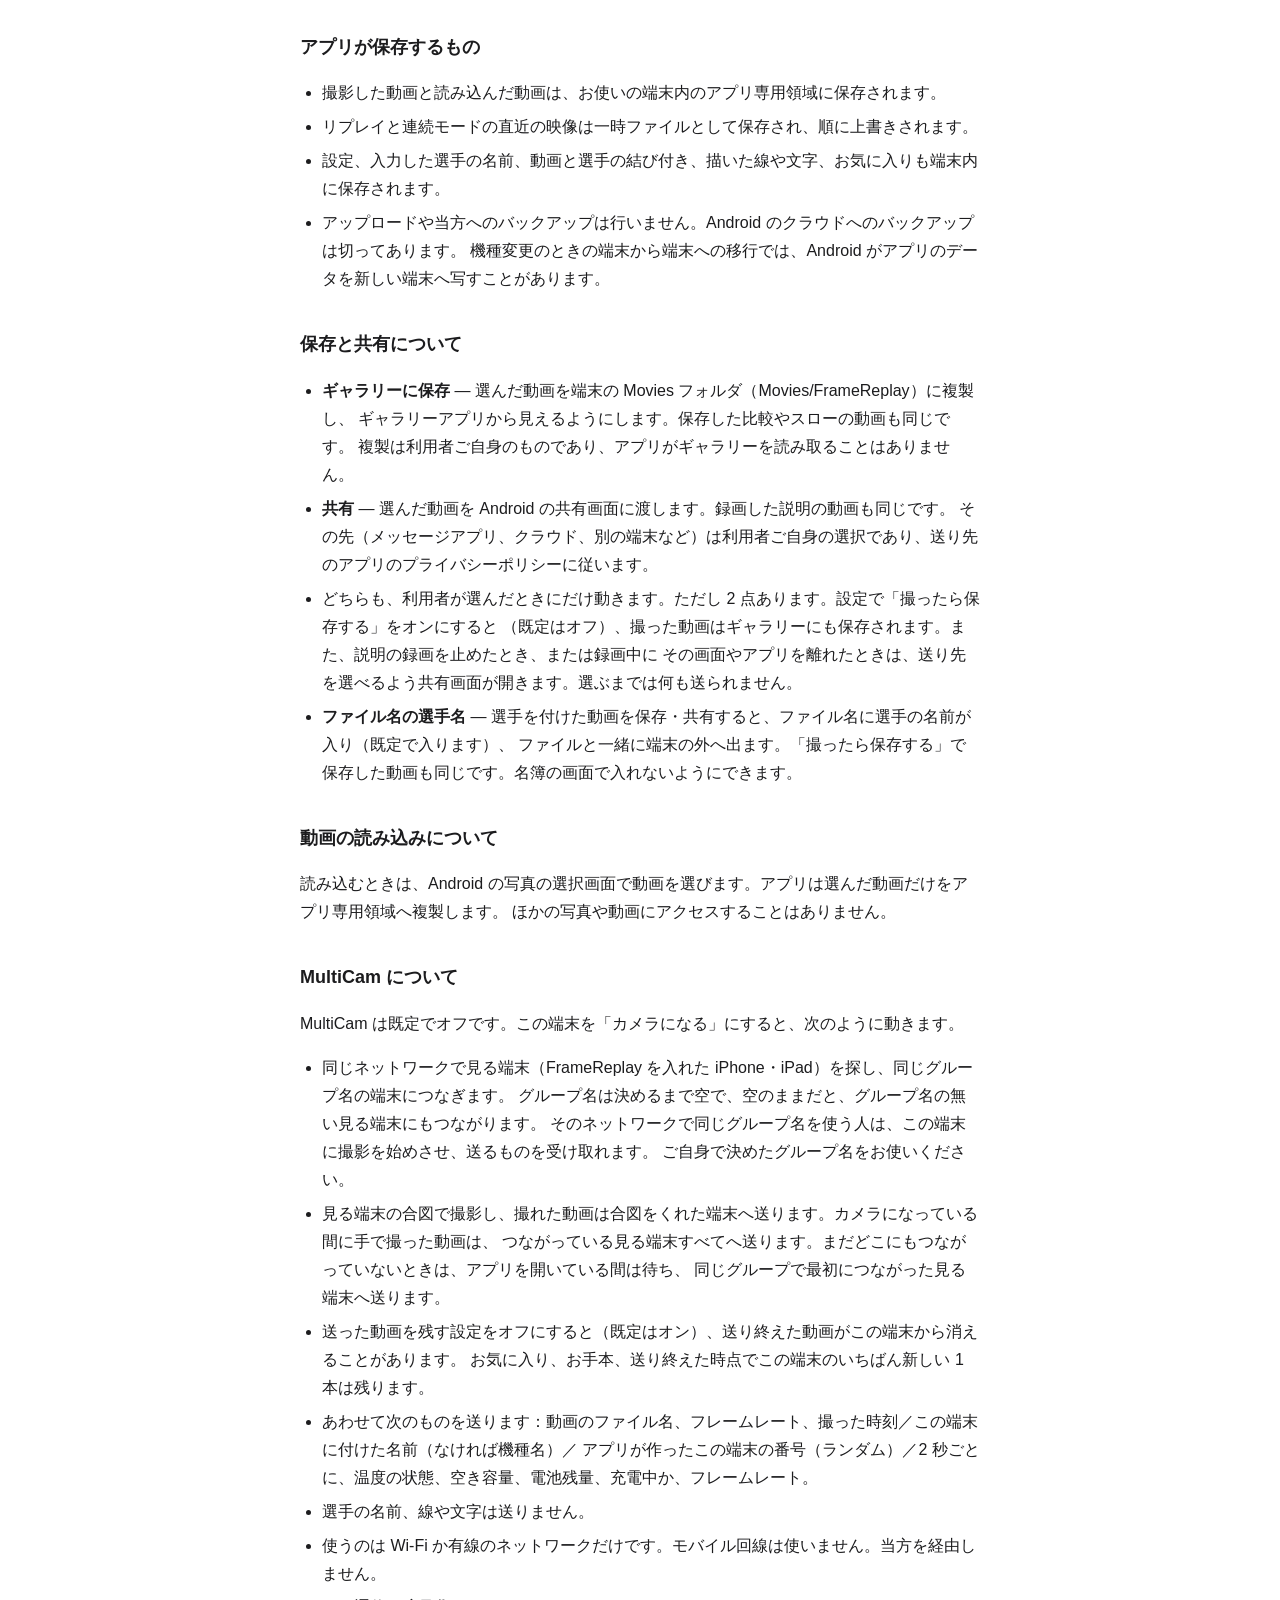
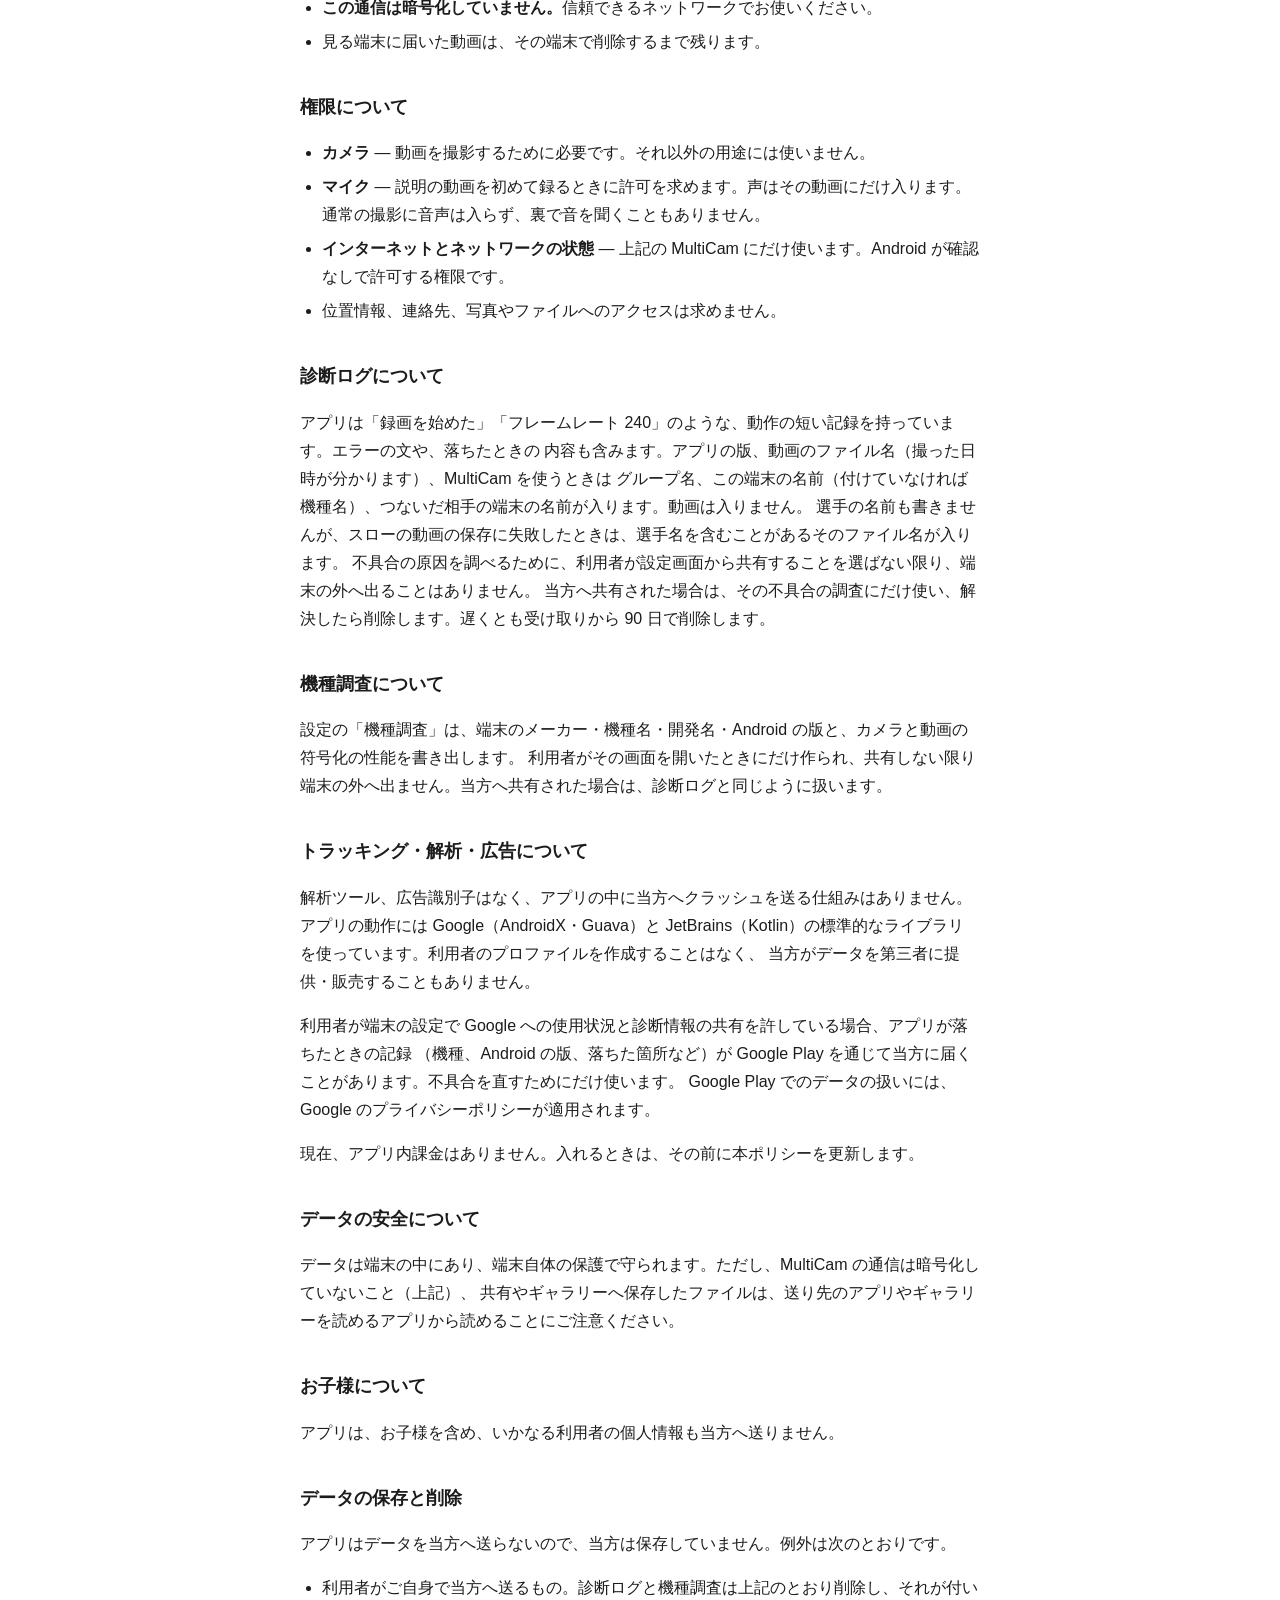
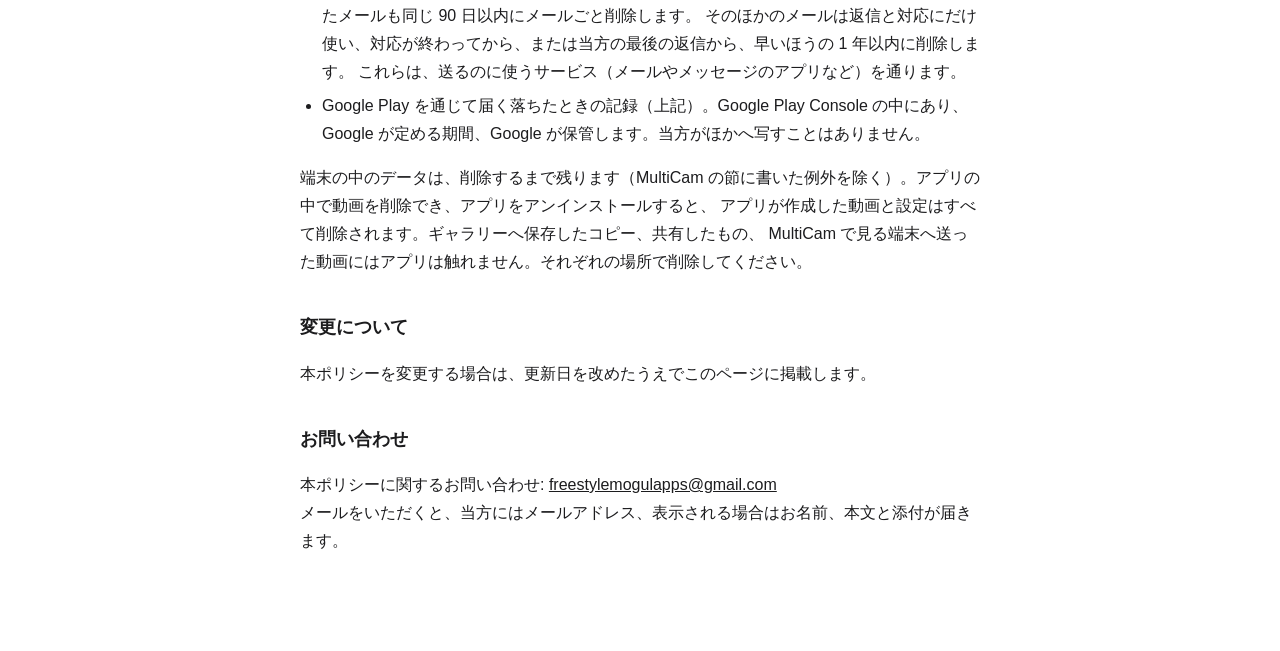
<file: framereplay/android/privacy/index.html>
<!doctype html>
<html lang="en">
<head>
<meta charset="utf-8">
<meta name="viewport" content="width=device-width, initial-scale=1">
<title>FrameReplay for Android — Privacy Policy</title>
<style>
  :root { color-scheme: light dark; }
  body {
    margin: 0 auto; padding: 40px 20px 80px; max-width: 680px;
    font: 16px/1.75 -apple-system, BlinkMacSystemFont, "Helvetica Neue",
          "Hiragino Sans", "Yu Gothic", Roboto, sans-serif;
    color: #1c1c1e; background: #fff;
  }
  @media (prefers-color-scheme: dark) {
    body { color: #e5e5e7; background: #111; }
    hr { border-color: #333; }
    .note { background: #1a1a1c; }
  }
  h1 { font-size: 26px; margin: 0 0 4px; }
  h2 { font-size: 18px; margin: 36px 0 8px; }
  .sub { opacity: .6; font-size: 14px; margin: 0 0 32px; }
  hr { border: 0; border-top: 1px solid #e5e5e7; margin: 56px 0; }
  ul { padding-left: 22px; }
  li { margin: 6px 0; }
  .note { background: #f5f5f7; border-radius: 10px; padding: 14px 18px; margin: 20px 0; }
  a { color: inherit; }
</style>
</head>
<body>

<h1>FrameReplay for Android — Privacy Policy</h1>
<p class="sub">Last updated: 8 November 2026 · <a href="../../privacy/">iPhone version</a></p>

<p><strong>FrameReplay does not send any data to us.</strong> There is no account, no
sign-up, and no server belonging to us. The app has no internet address to send anything to.
The only connection it can make is MultiCam, which is off unless you turn it on, and which
talks only to devices on the same local network, Wi-Fi or wired (see below). Anything you
choose to send us yourself, such as an email or a diagnostic log, and crash reports Google Play
may pass on to us, are covered below.</p>

<h2>Who we are</h2>
<p>FrameReplay for Android is provided by FreestyleMogulApps.</p>

<h2>What the app stores</h2>
<ul>
  <li>Videos you record or import are written to the app's own storage on your device.</li>
  <li>Recent footage in Replay and Continuous mode is kept in temporary files and overwritten as you go.</li>
  <li>Your settings, the athlete names you enter, which athlete each video belongs to, the lines
      and captions you draw, and your favorites are stored on your device.</li>
  <li>Nothing is uploaded or backed up to us. The app opts out of Android's cloud backup. When you
      move to a new phone, Android's device-to-device transfer may still copy the app's data to it.</li>
</ul>

<h2>Saving and sharing</h2>
<ul>
  <li><strong>Save to Gallery</strong> copies a video you choose into your device's Movies folder
      (Movies/FrameReplay) so it appears in your gallery app. This includes comparison and
      slow-motion videos you save. The copy is yours; the app does not read your gallery.</li>
  <li><strong>Share</strong> hands a video you choose to the Android share sheet. This includes the
      explanation videos you record. Where it goes from there (a messaging app, cloud storage,
      another device) is entirely your choice, and is governed by that app's privacy policy, not ours.</li>
  <li>These actions happen only when you choose them, with two notes. If you turn on "Save after
      recording" in Settings (off by default), each new video is also saved to the Gallery. And when
      you stop an explanation recording, or leave that screen or the app while recording one, the
      share sheet opens so you can choose where to send it; nothing is sent until you choose.</li>
  <li><strong>Athlete names in file names:</strong> when you save or share a video that has an
      athlete on it, the file name includes that athlete's name (on by default), and the name leaves
      your device with the file. This also applies to videos saved by "Save after recording". You
      can turn this off in the athlete list.</li>
</ul>

<h2>Importing videos</h2>
<p>When you import, you choose videos in Android's photo picker. The app copies only the ones you
choose into its own storage. It does not get access to your other photos or videos.</p>

<h2>MultiCam</h2>
<p>MultiCam is off by default. If you set this device to "Be a camera":</p>
<ul>
  <li>It looks for viewing devices (an iPhone or iPad running FrameReplay) on the same network, and
      connects to those with the same group name. The group name is empty until you set one, and an
      empty name also matches viewing devices that have no group name. Anyone on that network using
      the same group name can start recording on this device and receive what it sends, so choose a
      group name of your own.</li>
  <li>It records when a viewing device signals it to, and sends that video to the device that
      signaled. Videos you start yourself while it is a camera are sent to every connected viewing
      device. If none is connected yet, the video waits while the app stays open and is sent to the
      first viewing device in the same group that connects.</li>
  <li>If you turn off keeping sent videos (on by default), a video may be removed from this device
      once it has been sent. Your favorites, reference videos, and the video that is the newest one
      on this device when sending finishes are kept.</li>
  <li>It also sends: the video's file name, frame rate and recording time; the name you gave this
      device (or its model name); a random ID the app creates for this device; and every 2 seconds
      its temperature state, free space, battery level, charging state and frame rate.</li>
  <li>It does not send athlete names, lines or captions.</li>
  <li>It uses Wi-Fi or a wired network only, never mobile data, and nothing goes through us.</li>
  <li><strong>This connection is not encrypted.</strong> Use a network you trust.</li>
  <li>Videos on the viewing device stay there until they are deleted on that device.</li>
</ul>

<h2>Permissions</h2>
<ul>
  <li><strong>Camera</strong> — required to record video. Used only for that.</li>
  <li><strong>Microphone</strong> — asked for the first time you record an explanation video. Your
      voice goes into that video only. Ordinary recordings have no sound, and the app does not
      listen in the background.</li>
  <li><strong>Internet and network state</strong> — used only for MultiCam, as described above.
      Android grants these without asking.</li>
  <li>The app does not request location, contacts, or access to your photos or files.</li>
</ul>

<h2>Diagnostic log</h2>
<p>The app keeps a short log of what it did (for example, "recording started", "frame rate 240"),
including error messages and crash details. It contains the app version, video file names (which
show the date and time), and, if you use MultiCam, the group name, the name of this device (or its
model name if you did not name it) and the names of the devices it connects to. It contains no
video. Athlete names are not written to it, except that if saving a slow-motion video fails, that
file's name, which can include the athlete's name, is recorded. It stays on your device unless you
choose to share it from Settings to help track down a problem. If you share it with us, we use it
only to investigate that problem and delete it once the problem is resolved, at the latest 90 days
after we receive it.</p>

<h2>Device survey</h2>
<p>Settings also offers a device survey. It lists your device's manufacturer, model, device code
name, Android version, and camera and video-encoder capabilities. It is created only when you ask
for it and stays on your device unless you share it. If you share it with us, we handle it like a
diagnostic log.</p>

<h2>No tracking, no analytics, no advertising</h2>
<p>There is no analytics SDK, no advertising identifier, and nothing in the app that sends crash
reports to us. The app is built with standard libraries from Google (AndroidX, Guava) and JetBrains
(Kotlin), used to run the app itself. No profile of you is built, and no data is shared with or
sold to anyone by us.</p>
<p>If you allow your device to share usage and diagnostics with Google, Google Play may send us
crash reports for the app (for example, the device model, Android version and where the crash
happened). We use them only to fix problems. Google's privacy policy applies to how Google Play
handles data.</p>
<p>The app has no in-app purchases today. If that changes, this policy will be updated first.</p>

<h2>Keeping data safe</h2>
<p>Your data stays on your device and is protected by your device's own security. Keep in mind that
MultiCam's connection is not encrypted (see above), and that files you share or save to the Gallery
can be read by the apps you send them to or that can read your gallery.</p>

<h2>Children</h2>
<p>The app sends no personal information to us from anyone, including children.</p>

<h2>Keeping and deleting your data</h2>
<p>We keep none of your data, because the app never sends it to us. The exceptions are:</p>
<ul>
  <li>What you choose to send us yourself. Diagnostic logs and device surveys are deleted as
      described above; an email that carries one is deleted with it, within the same 90 days. Other
      emails are used only to reply and handle your request, and are deleted within one year after
      it is resolved or after our last reply, whichever comes first. These pass through the service
      you use to send them (for example, email or a messaging app).</li>
  <li>Crash reports from Google Play (see above). They stay in Google Play Console, kept by Google
      for the period Google sets; we do not copy them elsewhere.</li>
</ul>
<p>On your device, data stays until you delete it, except as noted under MultiCam. You can delete
videos in the app, and uninstalling the app removes every video and setting it created. Copies you
saved to the Gallery, shared, or sent to a MultiCam viewing device are not touched by the app;
delete them where they are.</p>

<h2>Changes</h2>
<p>If this policy ever changes, the updated version will be posted on this page with a new date.</p>

<h2>Contact</h2>
<p>Questions about this policy: <a href="mailto:freestylemogulapps@gmail.com">freestylemogulapps@gmail.com</a><br>
When you email us, we receive your email address, your name if your email shows it, and what you
write and attach.</p>

<hr>

<h1>FrameReplay for Android プライバシーポリシー</h1>
<p class="sub">最終更新日: 2026年11月8日 · <a href="../../privacy/">iPhone 版はこちら</a></p>

<p><strong>FrameReplay は、当方へいかなるデータも送りません。</strong>
アカウント登録はなく、当方のサーバーもありません。
アプリにはインターネット上の送信先がありません。アプリが行う通信は MultiCam だけです。
MultiCam は利用者がオンにしない限り動かず、同じローカルネットワーク（Wi-Fi か有線）の端末とだけ通信します（下記）。
利用者がご自身で当方へ送るもの（メールや診断ログなど）と、Google Play から当方へ届くことがある落ちたときの記録は、下記のとおり扱います。</p>

<h2>提供者</h2>
<p>FrameReplay for Android は FreestyleMogulApps が提供しています。</p>

<h2>アプリが保存するもの</h2>
<ul>
  <li>撮影した動画と読み込んだ動画は、お使いの端末内のアプリ専用領域に保存されます。</li>
  <li>リプレイと連続モードの直近の映像は一時ファイルとして保存され、順に上書きされます。</li>
  <li>設定、入力した選手の名前、動画と選手の結び付き、描いた線や文字、お気に入りも端末内に保存されます。</li>
  <li>アップロードや当方へのバックアップは行いません。Android のクラウドへのバックアップは切ってあります。
      機種変更のときの端末から端末への移行では、Android がアプリのデータを新しい端末へ写すことがあります。</li>
</ul>

<h2>保存と共有について</h2>
<ul>
  <li><strong>ギャラリーに保存</strong> — 選んだ動画を端末の Movies フォルダ（Movies/FrameReplay）に複製し、
      ギャラリーアプリから見えるようにします。保存した比較やスローの動画も同じです。
      複製は利用者ご自身のものであり、アプリがギャラリーを読み取ることはありません。</li>
  <li><strong>共有</strong> — 選んだ動画を Android の共有画面に渡します。録画した説明の動画も同じです。
      その先（メッセージアプリ、クラウド、別の端末など）は利用者ご自身の選択であり、送り先のアプリのプライバシーポリシーに従います。</li>
  <li>どちらも、利用者が選んだときにだけ動きます。ただし 2 点あります。設定で「撮ったら保存する」をオンにすると
      （既定はオフ）、撮った動画はギャラリーにも保存されます。また、説明の録画を止めたとき、または録画中に
      その画面やアプリを離れたときは、送り先を選べるよう共有画面が開きます。選ぶまでは何も送られません。</li>
  <li><strong>ファイル名の選手名</strong> — 選手を付けた動画を保存・共有すると、ファイル名に選手の名前が入り（既定で入ります）、
      ファイルと一緒に端末の外へ出ます。「撮ったら保存する」で保存した動画も同じです。名簿の画面で入れないようにできます。</li>
</ul>

<h2>動画の読み込みについて</h2>
<p>読み込むときは、Android の写真の選択画面で動画を選びます。アプリは選んだ動画だけをアプリ専用領域へ複製します。
ほかの写真や動画にアクセスすることはありません。</p>

<h2>MultiCam について</h2>
<p>MultiCam は既定でオフです。この端末を「カメラになる」にすると、次のように動きます。</p>
<ul>
  <li>同じネットワークで見る端末（FrameReplay を入れた iPhone・iPad）を探し、同じグループ名の端末につなぎます。
      グループ名は決めるまで空で、空のままだと、グループ名の無い見る端末にもつながります。
      そのネットワークで同じグループ名を使う人は、この端末に撮影を始めさせ、送るものを受け取れます。
      ご自身で決めたグループ名をお使いください。</li>
  <li>見る端末の合図で撮影し、撮れた動画は合図をくれた端末へ送ります。カメラになっている間に手で撮った動画は、
      つながっている見る端末すべてへ送ります。まだどこにもつながっていないときは、アプリを開いている間は待ち、
      同じグループで最初につながった見る端末へ送ります。</li>
  <li>送った動画を残す設定をオフにすると（既定はオン）、送り終えた動画がこの端末から消えることがあります。
      お気に入り、お手本、送り終えた時点でこの端末のいちばん新しい 1 本は残ります。</li>
  <li>あわせて次のものを送ります：動画のファイル名、フレームレート、撮った時刻／この端末に付けた名前（なければ機種名）／
      アプリが作ったこの端末の番号（ランダム）／2 秒ごとに、温度の状態、空き容量、電池残量、充電中か、フレームレート。</li>
  <li>選手の名前、線や文字は送りません。</li>
  <li>使うのは Wi-Fi か有線のネットワークだけです。モバイル回線は使いません。当方を経由しません。</li>
  <li><strong>この通信は暗号化していません。</strong>信頼できるネットワークでお使いください。</li>
  <li>見る端末に届いた動画は、その端末で削除するまで残ります。</li>
</ul>

<h2>権限について</h2>
<ul>
  <li><strong>カメラ</strong> — 動画を撮影するために必要です。それ以外の用途には使いません。</li>
  <li><strong>マイク</strong> — 説明の動画を初めて録るときに許可を求めます。声はその動画にだけ入ります。
      通常の撮影に音声は入らず、裏で音を聞くこともありません。</li>
  <li><strong>インターネットとネットワークの状態</strong> — 上記の MultiCam にだけ使います。Android が確認なしで許可する権限です。</li>
  <li>位置情報、連絡先、写真やファイルへのアクセスは求めません。</li>
</ul>

<h2>診断ログについて</h2>
<p>アプリは「録画を始めた」「フレームレート 240」のような、動作の短い記録を持っています。エラーの文や、落ちたときの
内容も含みます。アプリの版、動画のファイル名（撮った日時が分かります）、MultiCam を使うときは
グループ名、この端末の名前（付けていなければ機種名）、つないだ相手の端末の名前が入ります。動画は入りません。
選手の名前も書きませんが、スローの動画の保存に失敗したときは、選手名を含むことがあるそのファイル名が入ります。
不具合の原因を調べるために、利用者が設定画面から共有することを選ばない限り、端末の外へ出ることはありません。
当方へ共有された場合は、その不具合の調査にだけ使い、解決したら削除します。遅くとも受け取りから 90 日で削除します。</p>

<h2>機種調査について</h2>
<p>設定の「機種調査」は、端末のメーカー・機種名・開発名・Android の版と、カメラと動画の符号化の性能を書き出します。
利用者がその画面を開いたときにだけ作られ、共有しない限り端末の外へ出ません。当方へ共有された場合は、診断ログと同じように扱います。</p>

<h2>トラッキング・解析・広告について</h2>
<p>解析ツール、広告識別子はなく、アプリの中に当方へクラッシュを送る仕組みはありません。アプリの動作には Google（AndroidX・Guava）と
JetBrains（Kotlin）の標準的なライブラリを使っています。利用者のプロファイルを作成することはなく、
当方がデータを第三者に提供・販売することもありません。</p>
<p>利用者が端末の設定で Google への使用状況と診断情報の共有を許している場合、アプリが落ちたときの記録
（機種、Android の版、落ちた箇所など）が Google Play を通じて当方に届くことがあります。不具合を直すためにだけ使います。
Google Play でのデータの扱いには、Google のプライバシーポリシーが適用されます。</p>
<p>現在、アプリ内課金はありません。入れるときは、その前に本ポリシーを更新します。</p>

<h2>データの安全について</h2>
<p>データは端末の中にあり、端末自体の保護で守られます。ただし、MultiCam の通信は暗号化していないこと（上記）、
共有やギャラリーへ保存したファイルは、送り先のアプリやギャラリーを読めるアプリから読めることにご注意ください。</p>

<h2>お子様について</h2>
<p>アプリは、お子様を含め、いかなる利用者の個人情報も当方へ送りません。</p>

<h2>データの保存と削除</h2>
<p>アプリはデータを当方へ送らないので、当方は保存していません。例外は次のとおりです。</p>
<ul>
  <li>利用者がご自身で当方へ送るもの。診断ログと機種調査は上記のとおり削除し、それが付いたメールも同じ 90 日以内にメールごと削除します。
      そのほかのメールは返信と対応にだけ使い、対応が終わってから、または当方の最後の返信から、早いほうの 1 年以内に削除します。
      これらは、送るのに使うサービス（メールやメッセージのアプリなど）を通ります。</li>
  <li>Google Play を通じて届く落ちたときの記録（上記）。Google Play Console の中にあり、Google が定める期間、Google が保管します。当方がほかへ写すことはありません。</li>
</ul>
<p>端末の中のデータは、削除するまで残ります（MultiCam の節に書いた例外を除く）。アプリの中で動画を削除でき、アプリをアンインストールすると、
アプリが作成した動画と設定はすべて削除されます。ギャラリーへ保存したコピー、共有したもの、
MultiCam で見る端末へ送った動画にはアプリは触れません。それぞれの場所で削除してください。</p>

<h2>変更について</h2>
<p>本ポリシーを変更する場合は、更新日を改めたうえでこのページに掲載します。</p>

<h2>お問い合わせ</h2>
<p>本ポリシーに関するお問い合わせ: <a href="mailto:freestylemogulapps@gmail.com">freestylemogulapps@gmail.com</a><br>
メールをいただくと、当方にはメールアドレス、表示される場合はお名前、本文と添付が届きます。</p>

</body>
</html>
</file>
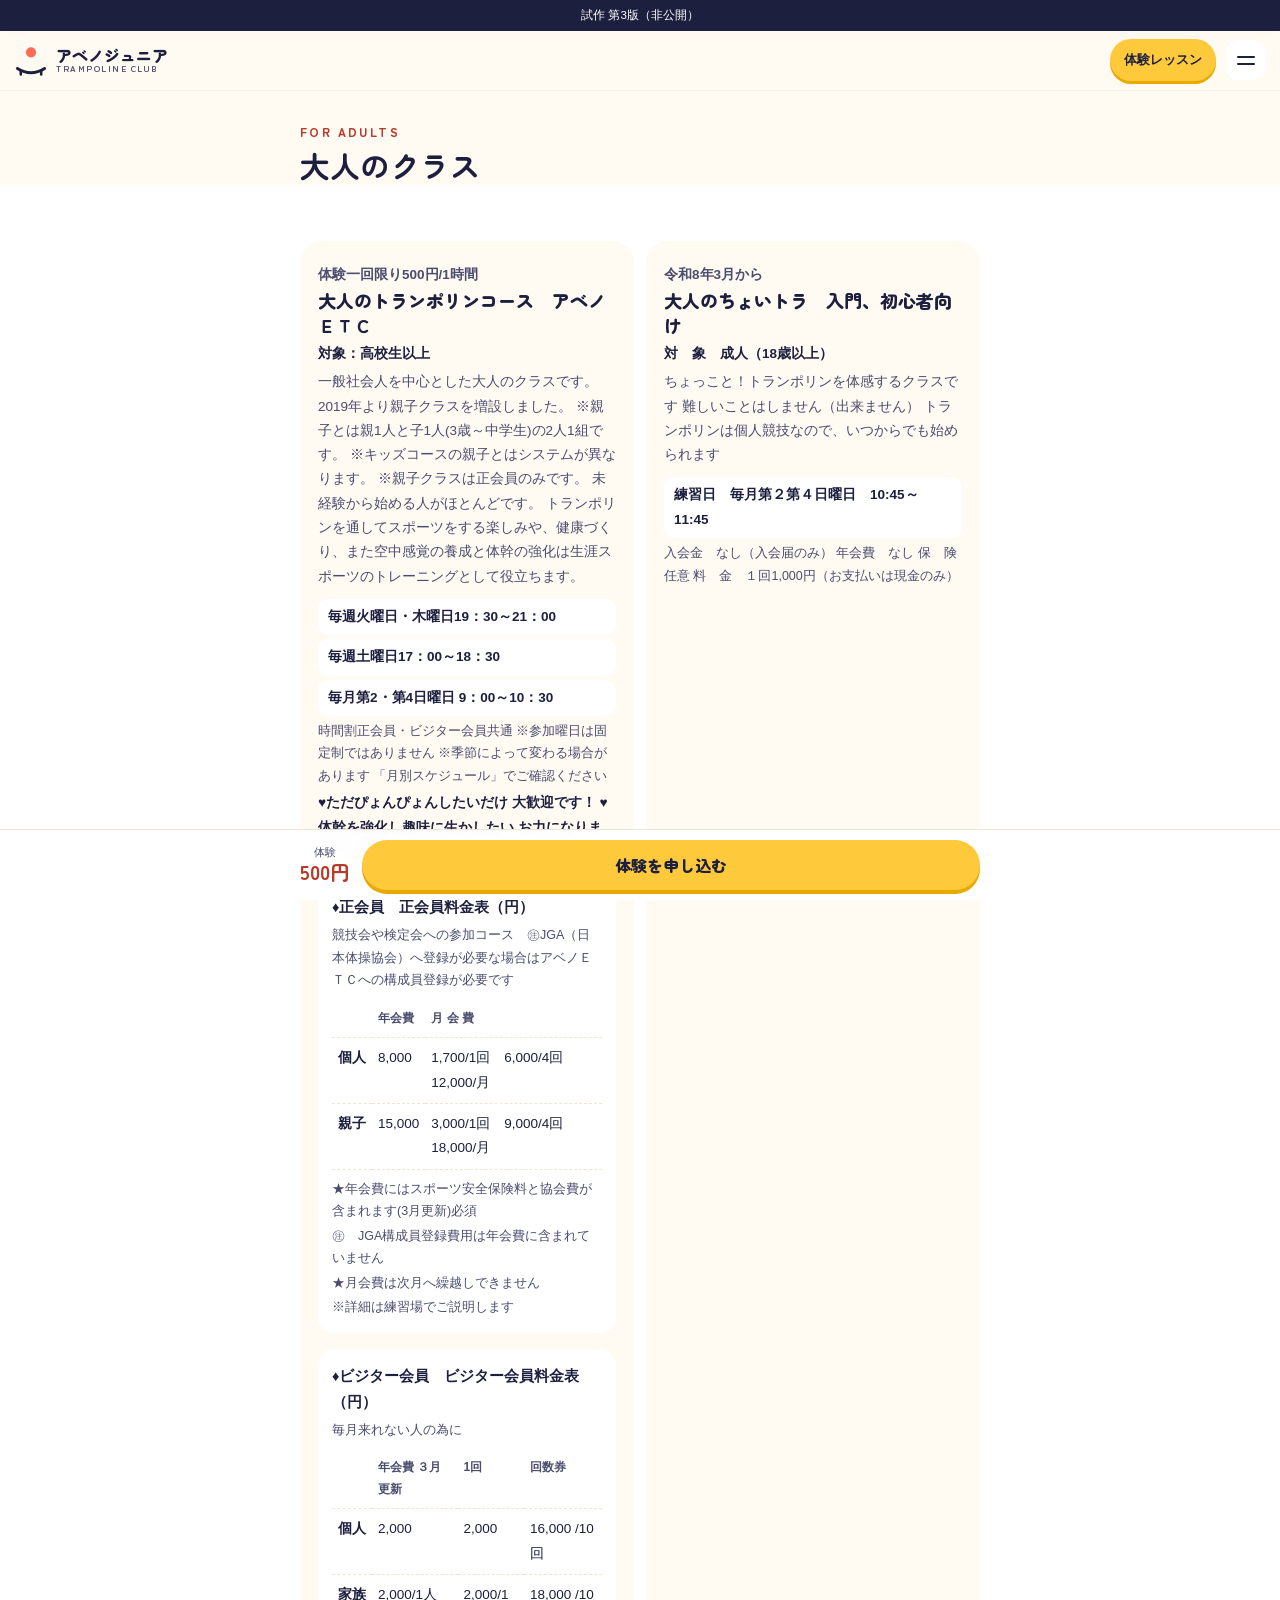
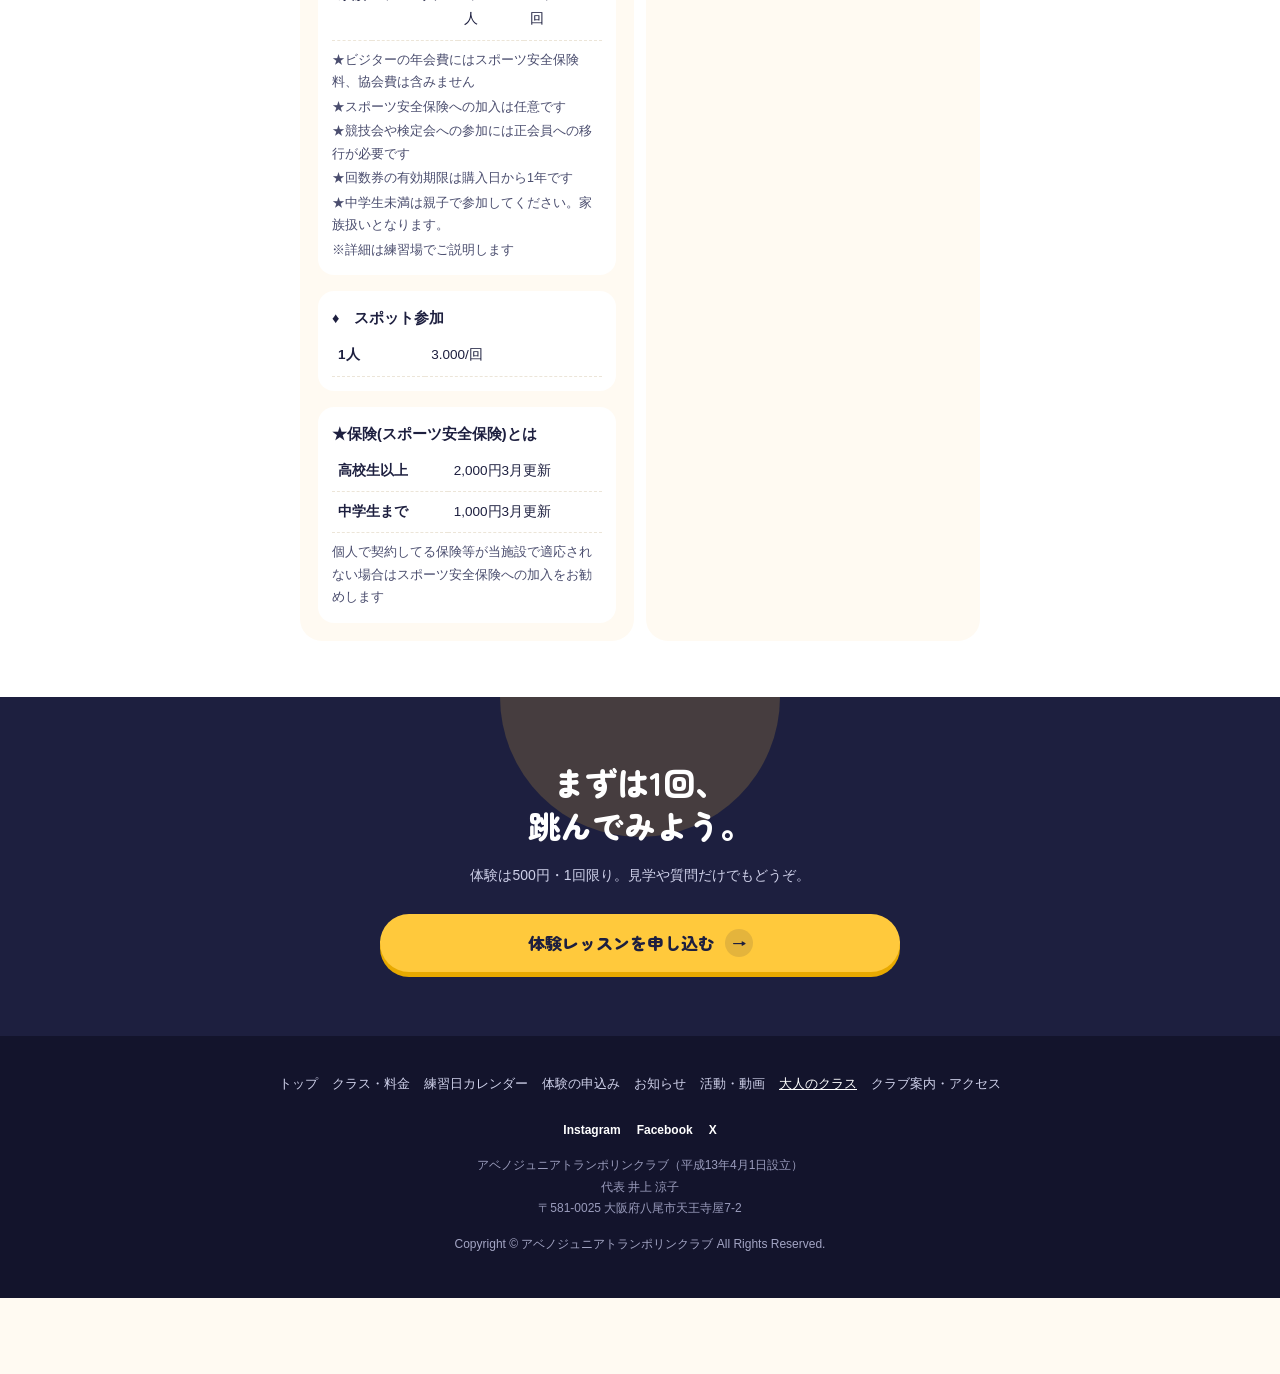
<file: abeno-preview/adult.html>
<!doctype html>
<html lang="ja">
<head>
<meta charset="utf-8">
<meta name="viewport" content="width=device-width, initial-scale=1, viewport-fit=cover">
<title>大人のクラス｜アベノジュニアトランポリンクラブ</title>
<meta name="description" content="大人のトランポリンコース アベノETC・ちょいトラ。高校生以上・親子クラスあり。">
<meta name="theme-color" content="#fffaf2">
<!-- 試作の間は検索エンジンに載せない。公開するときにこの1行を消す -->
<meta name="robots" content="noindex, nofollow">
<!-- 公開URLが決まったら canonical / og:url / og:image を足す（今は未定） -->
<meta property="og:type" content="website">
<meta property="og:locale" content="ja_JP">
<meta property="og:site_name" content="アベノジュニアトランポリンクラブ">
<meta property="og:title" content="大人のクラス｜アベノジュニアトランポリンクラブ">
<meta property="og:description" content="大人のトランポリンコース アベノETC・ちょいトラ。高校生以上・親子クラスあり。">
<meta name="twitter:card" content="summary_large_image">
<link rel="icon" href="data:image/svg+xml,%3Csvg xmlns='http://www.w3.org/2000/svg' viewBox='0 0 40 40'%3E%3Ccircle cx='20' cy='11' r='6' fill='%23ff6b57'/%3E%3Cpath d='M4 30 Q20 40 36 30' stroke='%231d1f3f' stroke-width='3.5' fill='none' stroke-linecap='round'/%3E%3C/svg%3E">
<!-- 見出しだけ丸ゴシックの Web フォント。本文は端末の標準フォント（表示を速くするため） -->
<link rel="preconnect" href="https://fonts.googleapis.com">
<link rel="preconnect" href="https://fonts.gstatic.com" crossorigin>
<link href="https://fonts.googleapis.com/css2?family=Zen+Maru+Gothic:wght@700;900&display=swap" rel="stylesheet">
<link rel="stylesheet" href="assets/style.css">
</head>
<body data-page="adult">
<a class="skip" href="#top">本文へスキップ</a>
<noscript><p class="noscript">このページは JavaScript を使っています。表示されない場合はお電話・メールでお問い合わせください。</p></noscript>

<div class="proto">試作 第3版（非公開）</div>

<header class="hd">
  <a class="brand" href="index.html">
    <svg class="brand-mark" viewBox="0 0 40 40" aria-hidden="true"><circle cx="20" cy="11" r="6" fill="#ff6b57"/><path d="M4 30 Q20 40 36 30" stroke="#1d1f3f" stroke-width="3.5" fill="none" stroke-linecap="round"/><path d="M8 33 L8 37 M32 33 L32 37" stroke="#1d1f3f" stroke-width="3" stroke-linecap="round"/></svg>
    <span class="brand-txt">アベノジュニア<small>TRAMPOLINE CLUB</small></span>
  </a>
  <a class="hd-cta" href="apply.html">体験レッスン</a>
  <button class="menu-btn" aria-label="メニュー" aria-expanded="false" aria-controls="nav"><span></span><span></span></button>
</header>
<!-- メニューの中身は assets/app.js の PAGES から作る（全ページ共通） -->
<nav id="nav" class="nav" aria-label="サイトメニュー" data-render="siteNav" hidden></nav>

<main id="top" tabindex="-1">

  <div class="phead">
    <p class="eyebrow">FOR ADULTS</p>
    <h1>大人のクラス</h1>
  </div>

  <!-- ADULT -->
  <section class="sec white" id="adult">
    <h2 class="sr">大人のクラス</h2>
    <div class="adult" data-render="adult"></div>
  </section>

  <!-- FINAL -->
  <section class="final">
    <h2>まずは1回、<br>跳んでみよう。</h2>
    <p>体験は500円・1回限り。見学や質問だけでもどうぞ。</p>
    <a class="btn btn-main" href="apply.html">体験レッスンを申し込む<i aria-hidden="true">→</i></a>
  </section>
</main>

<footer class="ft">
  <nav class="ft-nav" aria-label="フッターメニュー" data-render="siteNav"></nav>
  <div class="ft-sns" data-render="sns"></div>
  <p><span data-text="club.name"></span>（<span data-text="club.founded"></span>設立）<br>代表 <span data-text="club.representative"></span><br><span data-text="club.address"></span></p>
  <p class="copy">Copyright © アベノジュニアトランポリンクラブ All Rights Reserved.</p>
</footer>

<div class="bar">
  <div class="bar-in">
    <span class="bar-price">体験<b>500円</b></span>
    <a class="btn btn-main sm" href="apply.html">体験を申し込む</a>
  </div>
</div>

<script src="data/site-data.js"></script>
<script src="assets/app.js"></script>
</body>
</html>
</file>
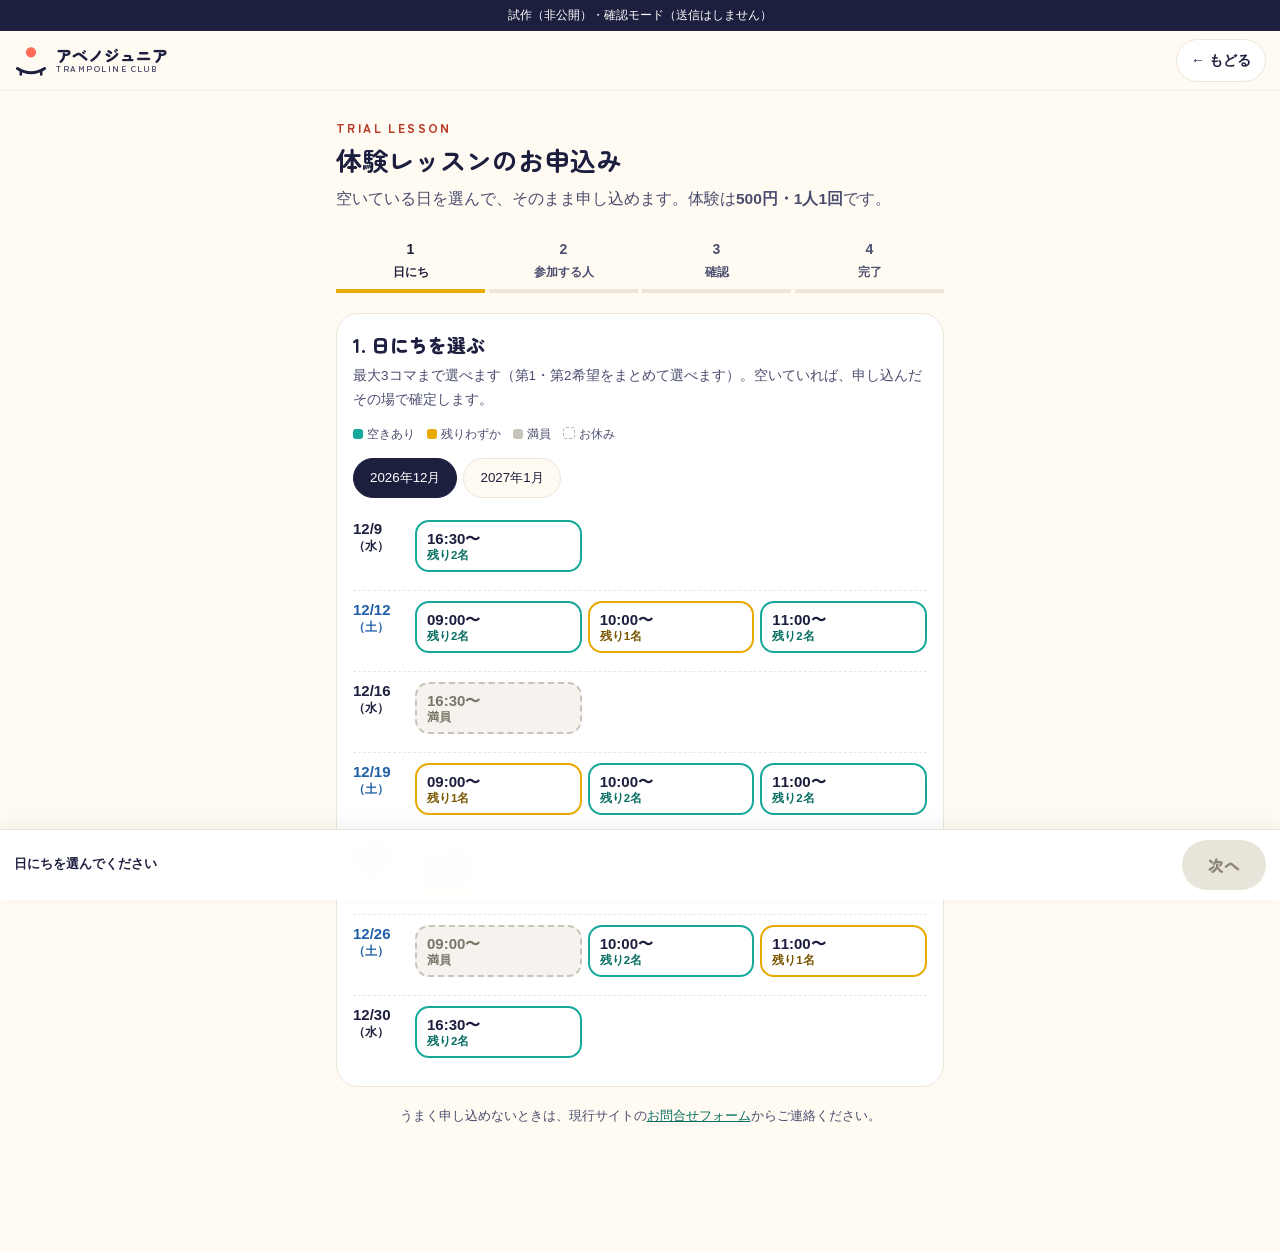
<file: abeno-preview/apply.html>
<!doctype html>
<html lang="ja">
<head>
<meta charset="utf-8">
<meta name="viewport" content="width=device-width, initial-scale=1, viewport-fit=cover">
<title>体験レッスンのお申込み｜アベノジュニアトランポリンクラブ</title>
<meta name="description" content="アベノジュニアトランポリンクラブ キッズ体験レッスンのお申込み。空いている日を選んで、そのまま申し込めます。">
<meta name="theme-color" content="#fffaf2">
<!-- 試作の間は検索エンジンに載せない。公開するときにこの1行を消す -->
<meta name="robots" content="noindex, nofollow">
<link rel="icon" href="data:image/svg+xml,%3Csvg xmlns='http://www.w3.org/2000/svg' viewBox='0 0 40 40'%3E%3Ccircle cx='20' cy='11' r='6' fill='%23ff6b57'/%3E%3Cpath d='M4 30 Q20 40 36 30' stroke='%231d1f3f' stroke-width='3.5' fill='none' stroke-linecap='round'/%3E%3C/svg%3E">
<link rel="preconnect" href="https://fonts.googleapis.com">
<link rel="preconnect" href="https://fonts.gstatic.com" crossorigin>
<link href="https://fonts.googleapis.com/css2?family=Zen+Maru+Gothic:wght@700;900&display=swap" rel="stylesheet">
<link rel="stylesheet" href="assets/style.css">
<link rel="stylesheet" href="assets/apply.css">
</head>
<body class="ap-body">
<a class="skip" href="#ap">本文へスキップ</a>
<noscript><p class="noscript">このページは JavaScript を使っています。表示されない場合はお問合せフォームからご連絡ください。</p></noscript>
<div class="proto">試作（非公開）<span id="ap-mode"></span></div>

<header class="hd">
  <a class="brand" href="index.html">
    <svg class="brand-mark" viewBox="0 0 40 40" aria-hidden="true"><circle cx="20" cy="11" r="6" fill="#ff6b57"/><path d="M4 30 Q20 40 36 30" stroke="#1d1f3f" stroke-width="3.5" fill="none" stroke-linecap="round"/><path d="M8 33 L8 37 M32 33 L32 37" stroke="#1d1f3f" stroke-width="3" stroke-linecap="round"/></svg>
    <span class="brand-txt">アベノジュニア<small>TRAMPOLINE CLUB</small></span>
  </a>
  <a class="ap-back" href="index.html#trial">← もどる</a>
</header>

<main id="ap" class="ap" tabindex="-1">
  <p class="eyebrow">TRIAL LESSON</p>
  <h1 class="ap-h1">体験レッスンのお申込み</h1>
  <p class="ap-lead">空いている日を選んで、そのまま申し込めます。体験は<b>500円・1人1回</b>です。</p>

  <ol class="ap-steps" aria-label="申込の流れ">
    <li data-step="1" class="on">日にち</li><li data-step="2">参加する人</li><li data-step="3">確認</li><li data-step="4">完了</li>
  </ol>

  <!-- 1 日にちを選ぶ -->
  <section class="ap-panel" data-panel="1" aria-labelledby="h-p1">
    <h2 id="h-p1" class="ap-h2">1. 日にちを選ぶ</h2>
    <p class="ap-note" id="ap-rule"></p>
    <div class="ap-picked" id="ap-picked" aria-live="polite"></div>
    <div class="ap-legend" aria-hidden="true"><span class="lg ok">空きあり</span><span class="lg few">残りわずか</span><span class="lg full">満員</span><span class="lg off">お休み</span></div>
    <div class="ap-month" role="tablist" aria-label="月" id="ap-months"></div>
    <div id="ap-slots" class="ap-slots" aria-live="polite"><p class="ap-loading">日程を読み込んでいます…</p></div>
  </section>

  <!-- 2 参加する人 -->
  <section class="ap-panel" data-panel="2" aria-labelledby="h-p2" hidden>
    <h2 id="h-p2" class="ap-h2">2. 参加する人</h2>
    <div class="ap-chosen" id="ap-chosen2"></div>
    <p class="ap-note">兄弟・姉妹は一緒に申し込めます（同じ日・同じ時間に参加）。</p>
    <form id="ap-form" novalidate>
      <div id="ap-kids"></div>
      <button type="button" class="ap-add" id="ap-add">＋ 兄弟・姉妹を追加する</button>

      <fieldset class="ap-box" id="ap-parent">
        <legend>保護者の方</legend>
        <label class="f">お名前<em>必須</em><input name="parentName" autocomplete="name" required maxlength="40"></label>
        <label class="f">電話番号<em>必須</em><input name="tel" type="tel" inputmode="tel" autocomplete="tel" required maxlength="20" placeholder="090-1234-5678"><small>メールが届かないときや、当日の急なご連絡に使います。</small></label>
        <label class="f">メールアドレス<em>必須</em><input name="email" type="email" inputmode="email" autocomplete="email" required maxlength="120"><small>受付のメールをお送りします。携帯のメールの方は gmail.com からのメールを受け取れるようにしてください。</small></label>
        <label class="f">ご質問・気になること<span class="opt">任意</span><textarea name="note" rows="3" maxlength="500"></textarea></label>
      </fieldset>

      <fieldset class="ap-box">
        <legend>確認と同意</legend>
        <label class="ck"><input type="checkbox" name="agreeTerms" required> 体験は1人1回まで、体験料500円を当日現金で払うことを確認しました。</label>
        <label class="ck"><input type="checkbox" name="agreePrivacy" required> 入力した内容を、体験の連絡と受付のためだけに使うことに同意します。</label>
      </fieldset>
      <!-- いたずら対策（人には見えない欄。入力があれば受け付けない） -->
      <div class="hp" aria-hidden="true"><label>会社名<input name="company" tabindex="-1" autocomplete="off"></label></div>
      <p class="ap-err" id="ap-err2" role="alert"></p>
    </form>
  </section>

  <!-- 3 確認 -->
  <section class="ap-panel" data-panel="3" aria-labelledby="h-p3" hidden>
    <h2 id="h-p3" class="ap-h2">3. 内容の確認</h2>
    <p class="ap-note">まだ申込は終わっていません。内容を確かめて、下の「この内容で申し込む」を押してください。直したいところは「修正」から戻れます（入力した内容は消えません）。</p>
    <div id="ap-confirm"></div>
    <p class="ap-err" id="ap-err3" role="alert"></p>
  </section>

  <!-- 4 完了 -->
  <section class="ap-panel" data-panel="4" aria-labelledby="h-p4" hidden>
    <h2 id="h-p4" class="ap-h2">お申込みを受け付けました</h2>
    <div id="ap-result"></div>
    <a class="btn btn-main" href="index.html">トップへもどる<i aria-hidden="true">→</i></a>
  </section>

  <p class="ap-contact" id="ap-contact"></p>
</main>

<!-- 画面下の固定バー -->
<div class="ap-bar" id="ap-bar">
  <p class="ap-bar-txt" id="ap-bar-txt">日にちを選んでください</p>
  <div class="ap-bar-btns">
    <button type="button" class="ap-prev" id="ap-prev" hidden>もどる</button>
    <button type="button" class="ap-next" id="ap-next" disabled>次へ</button>
  </div>
</div>

<script src="data/apply-config.js"></script>
<script src="assets/apply.js"></script>
</body>
</html>
</file>
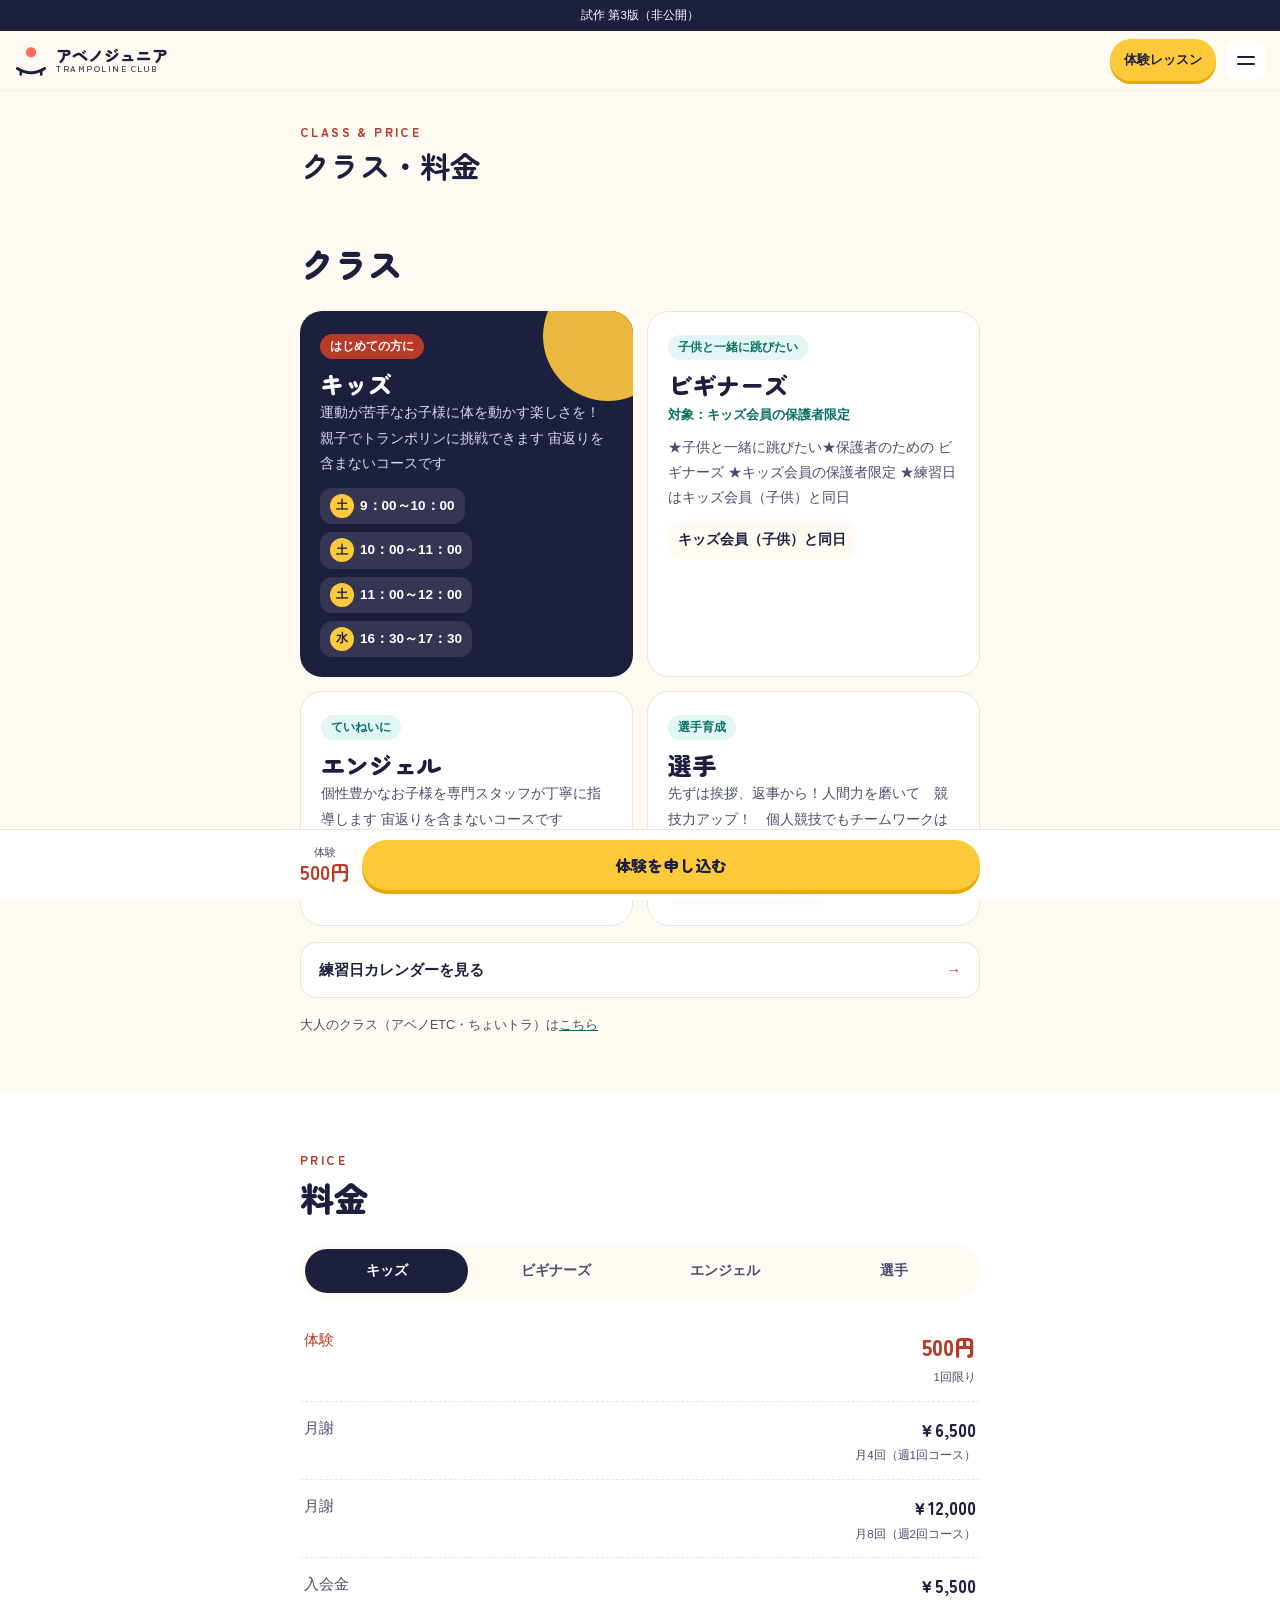
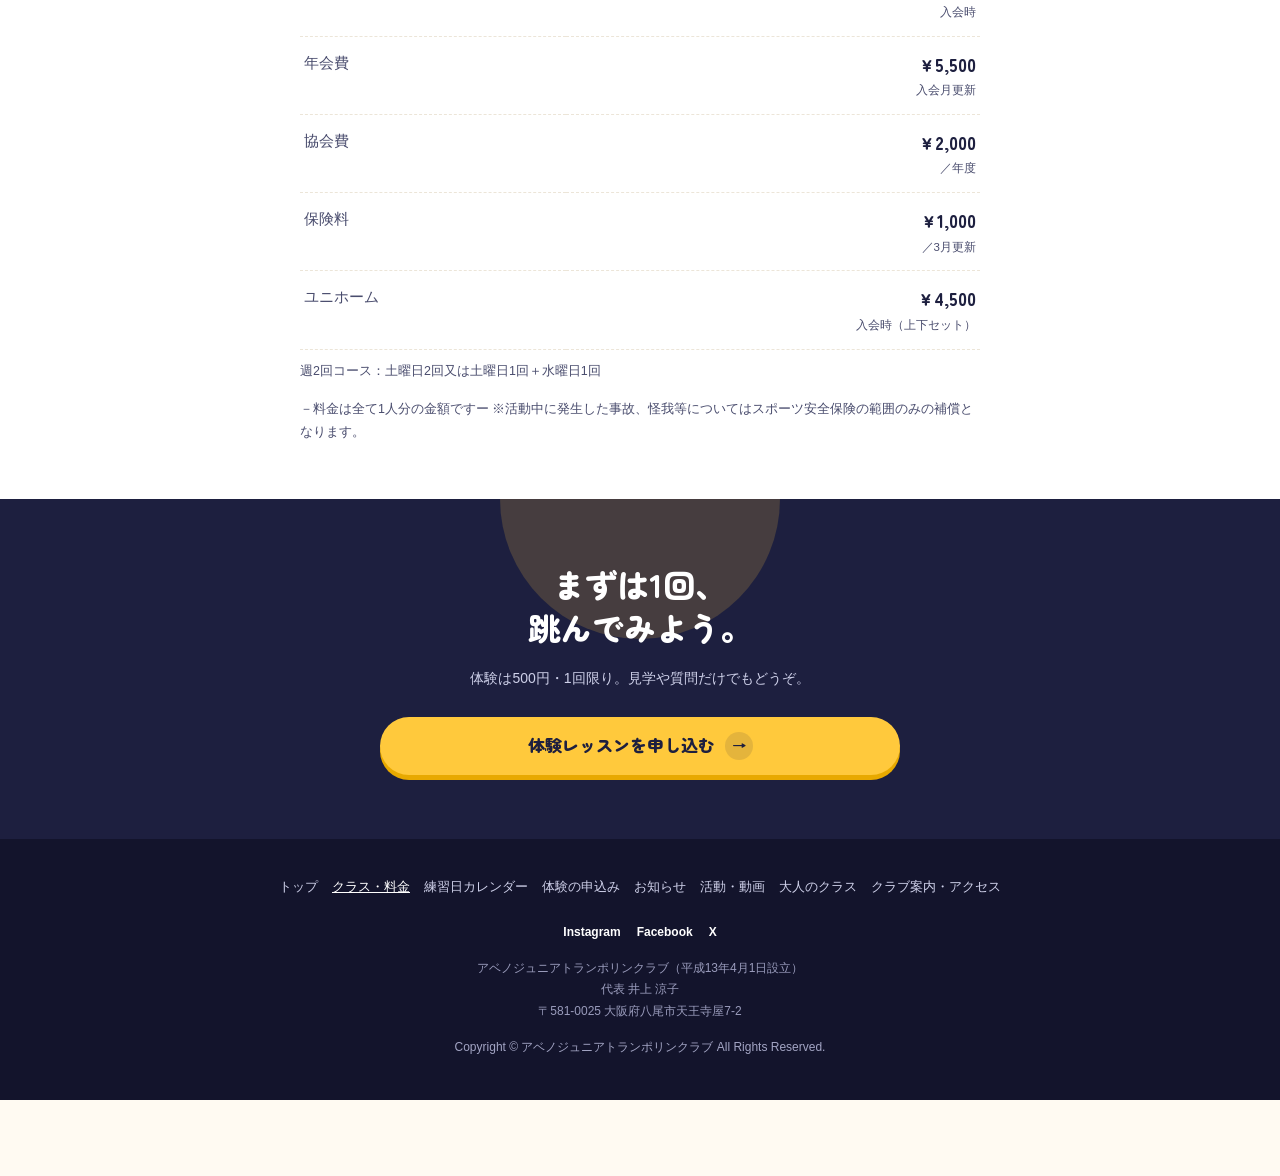
<file: abeno-preview/class.html>
<!doctype html>
<html lang="ja">
<head>
<meta charset="utf-8">
<meta name="viewport" content="width=device-width, initial-scale=1, viewport-fit=cover">
<title>クラス・料金｜アベノジュニアトランポリンクラブ</title>
<meta name="description" content="キッズ・ビギナーズ・エンジェル・選手のクラスと料金。体験500円。">
<meta name="theme-color" content="#fffaf2">
<!-- 試作の間は検索エンジンに載せない。公開するときにこの1行を消す -->
<meta name="robots" content="noindex, nofollow">
<!-- 公開URLが決まったら canonical / og:url / og:image を足す（今は未定） -->
<meta property="og:type" content="website">
<meta property="og:locale" content="ja_JP">
<meta property="og:site_name" content="アベノジュニアトランポリンクラブ">
<meta property="og:title" content="クラス・料金｜アベノジュニアトランポリンクラブ">
<meta property="og:description" content="キッズ・ビギナーズ・エンジェル・選手のクラスと料金。体験500円。">
<meta name="twitter:card" content="summary_large_image">
<link rel="icon" href="data:image/svg+xml,%3Csvg xmlns='http://www.w3.org/2000/svg' viewBox='0 0 40 40'%3E%3Ccircle cx='20' cy='11' r='6' fill='%23ff6b57'/%3E%3Cpath d='M4 30 Q20 40 36 30' stroke='%231d1f3f' stroke-width='3.5' fill='none' stroke-linecap='round'/%3E%3C/svg%3E">
<!-- 見出しだけ丸ゴシックの Web フォント。本文は端末の標準フォント（表示を速くするため） -->
<link rel="preconnect" href="https://fonts.googleapis.com">
<link rel="preconnect" href="https://fonts.gstatic.com" crossorigin>
<link href="https://fonts.googleapis.com/css2?family=Zen+Maru+Gothic:wght@700;900&display=swap" rel="stylesheet">
<link rel="stylesheet" href="assets/style.css">
</head>
<body data-page="class">
<a class="skip" href="#top">本文へスキップ</a>
<noscript><p class="noscript">このページは JavaScript を使っています。表示されない場合はお電話・メールでお問い合わせください。</p></noscript>

<div class="proto">試作 第3版（非公開）</div>

<header class="hd">
  <a class="brand" href="index.html">
    <svg class="brand-mark" viewBox="0 0 40 40" aria-hidden="true"><circle cx="20" cy="11" r="6" fill="#ff6b57"/><path d="M4 30 Q20 40 36 30" stroke="#1d1f3f" stroke-width="3.5" fill="none" stroke-linecap="round"/><path d="M8 33 L8 37 M32 33 L32 37" stroke="#1d1f3f" stroke-width="3" stroke-linecap="round"/></svg>
    <span class="brand-txt">アベノジュニア<small>TRAMPOLINE CLUB</small></span>
  </a>
  <a class="hd-cta" href="apply.html">体験レッスン</a>
  <button class="menu-btn" aria-label="メニュー" aria-expanded="false" aria-controls="nav"><span></span><span></span></button>
</header>
<!-- メニューの中身は assets/app.js の PAGES から作る（全ページ共通） -->
<nav id="nav" class="nav" aria-label="サイトメニュー" data-render="siteNav" hidden></nav>

<main id="top" tabindex="-1">

  <div class="phead">
    <p class="eyebrow">CLASS & PRICE</p>
    <h1>クラス・料金</h1>
  </div>

  <section class="sec" id="class">
    <h2>クラス</h2>
    <div class="classes" data-render="classes"></div>
    <a class="more" href="index.html#schedule">練習日カレンダーを見る<i aria-hidden="true">→</i></a>
    <p class="aside">大人のクラス（アベノETC・ちょいトラ）は<a href="adult.html">こちら</a></p>
  </section>

  <!-- PRICE -->
  <section class="sec white" id="price">
    <p class="eyebrow">PRICE</p>
    <h2>料金</h2>
    <div class="tabs" role="tablist" aria-label="クラス別の料金" data-render="feeTabs"></div>
    <div data-render="feeTables"></div>
    <p class="aside" data-text="feeNote"></p>
  </section>

  <!-- FINAL -->
  <section class="final">
    <h2>まずは1回、<br>跳んでみよう。</h2>
    <p>体験は500円・1回限り。見学や質問だけでもどうぞ。</p>
    <a class="btn btn-main" href="apply.html">体験レッスンを申し込む<i aria-hidden="true">→</i></a>
  </section>
</main>

<footer class="ft">
  <nav class="ft-nav" aria-label="フッターメニュー" data-render="siteNav"></nav>
  <div class="ft-sns" data-render="sns"></div>
  <p><span data-text="club.name"></span>（<span data-text="club.founded"></span>設立）<br>代表 <span data-text="club.representative"></span><br><span data-text="club.address"></span></p>
  <p class="copy">Copyright © アベノジュニアトランポリンクラブ All Rights Reserved.</p>
</footer>

<div class="bar">
  <div class="bar-in">
    <span class="bar-price">体験<b>500円</b></span>
    <a class="btn btn-main sm" href="apply.html">体験を申し込む</a>
  </div>
</div>

<script src="data/site-data.js"></script>
<script src="assets/app.js"></script>
</body>
</html>
</file>
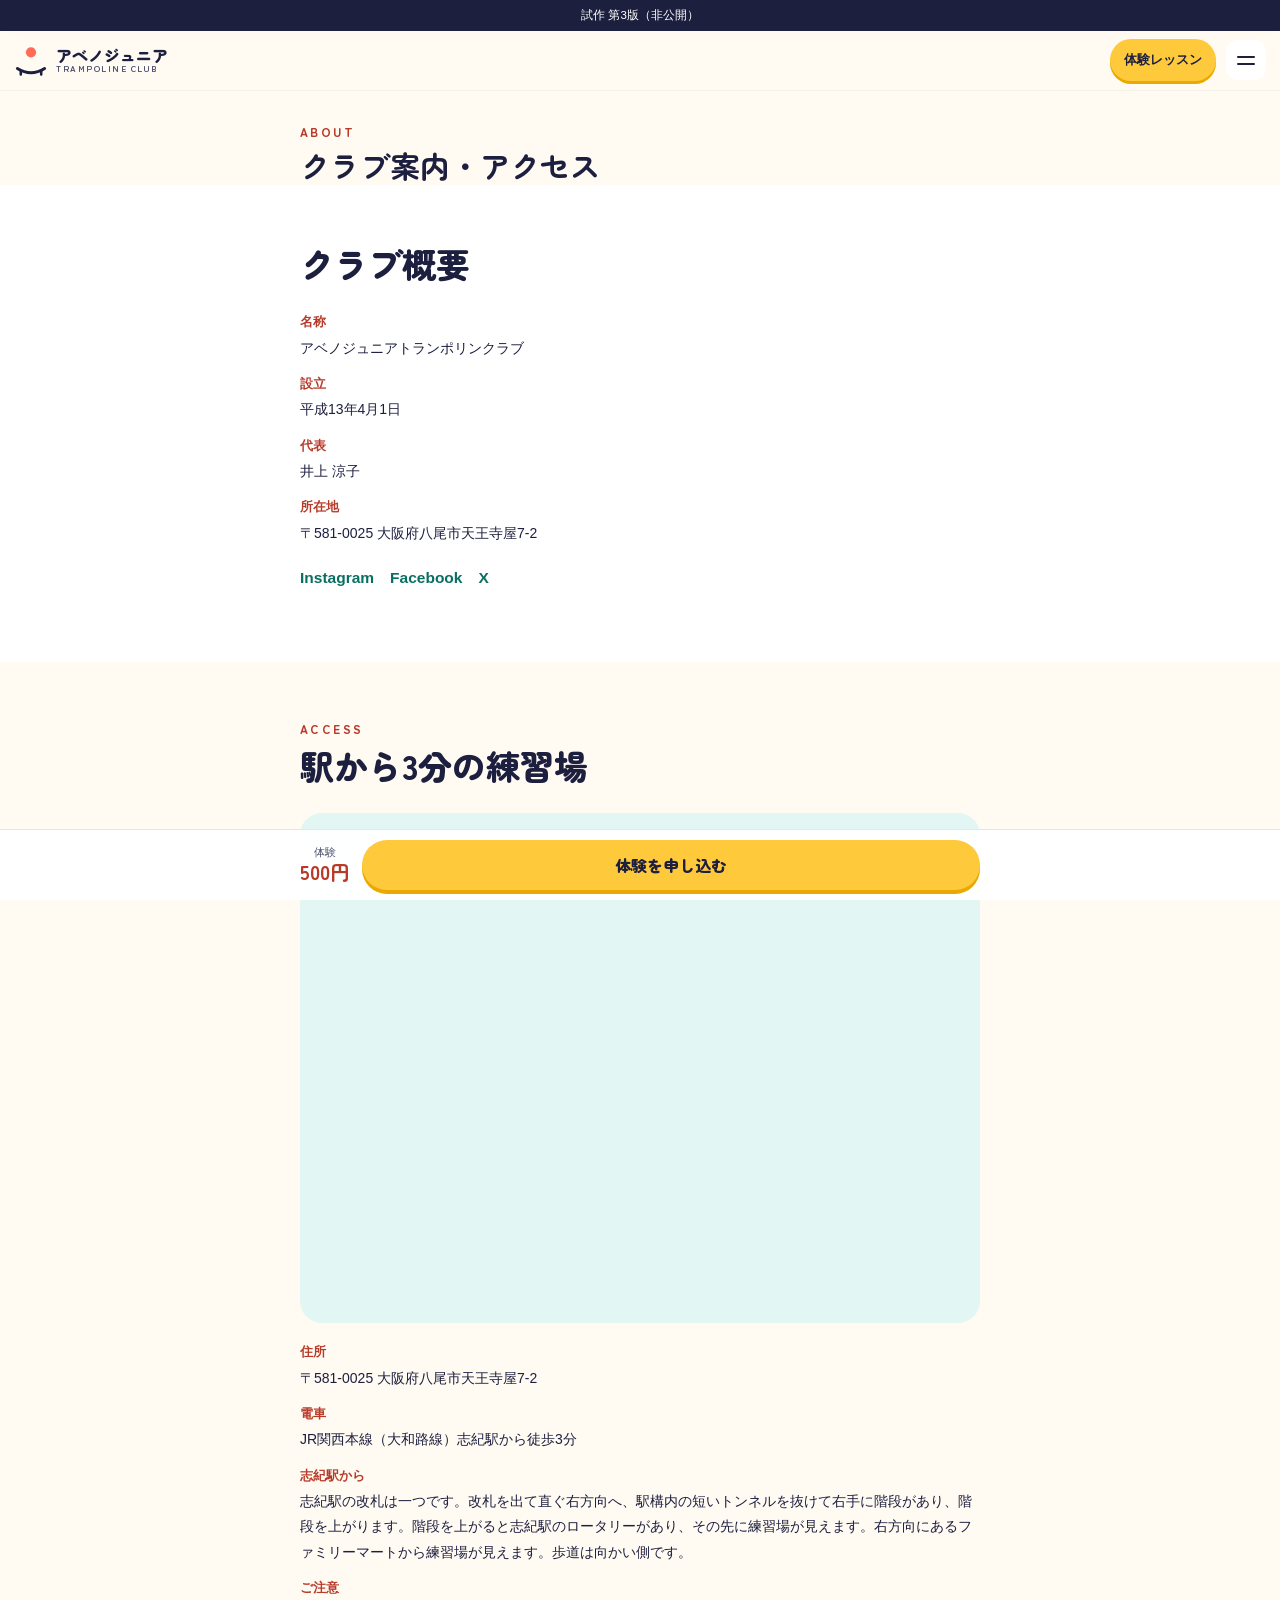
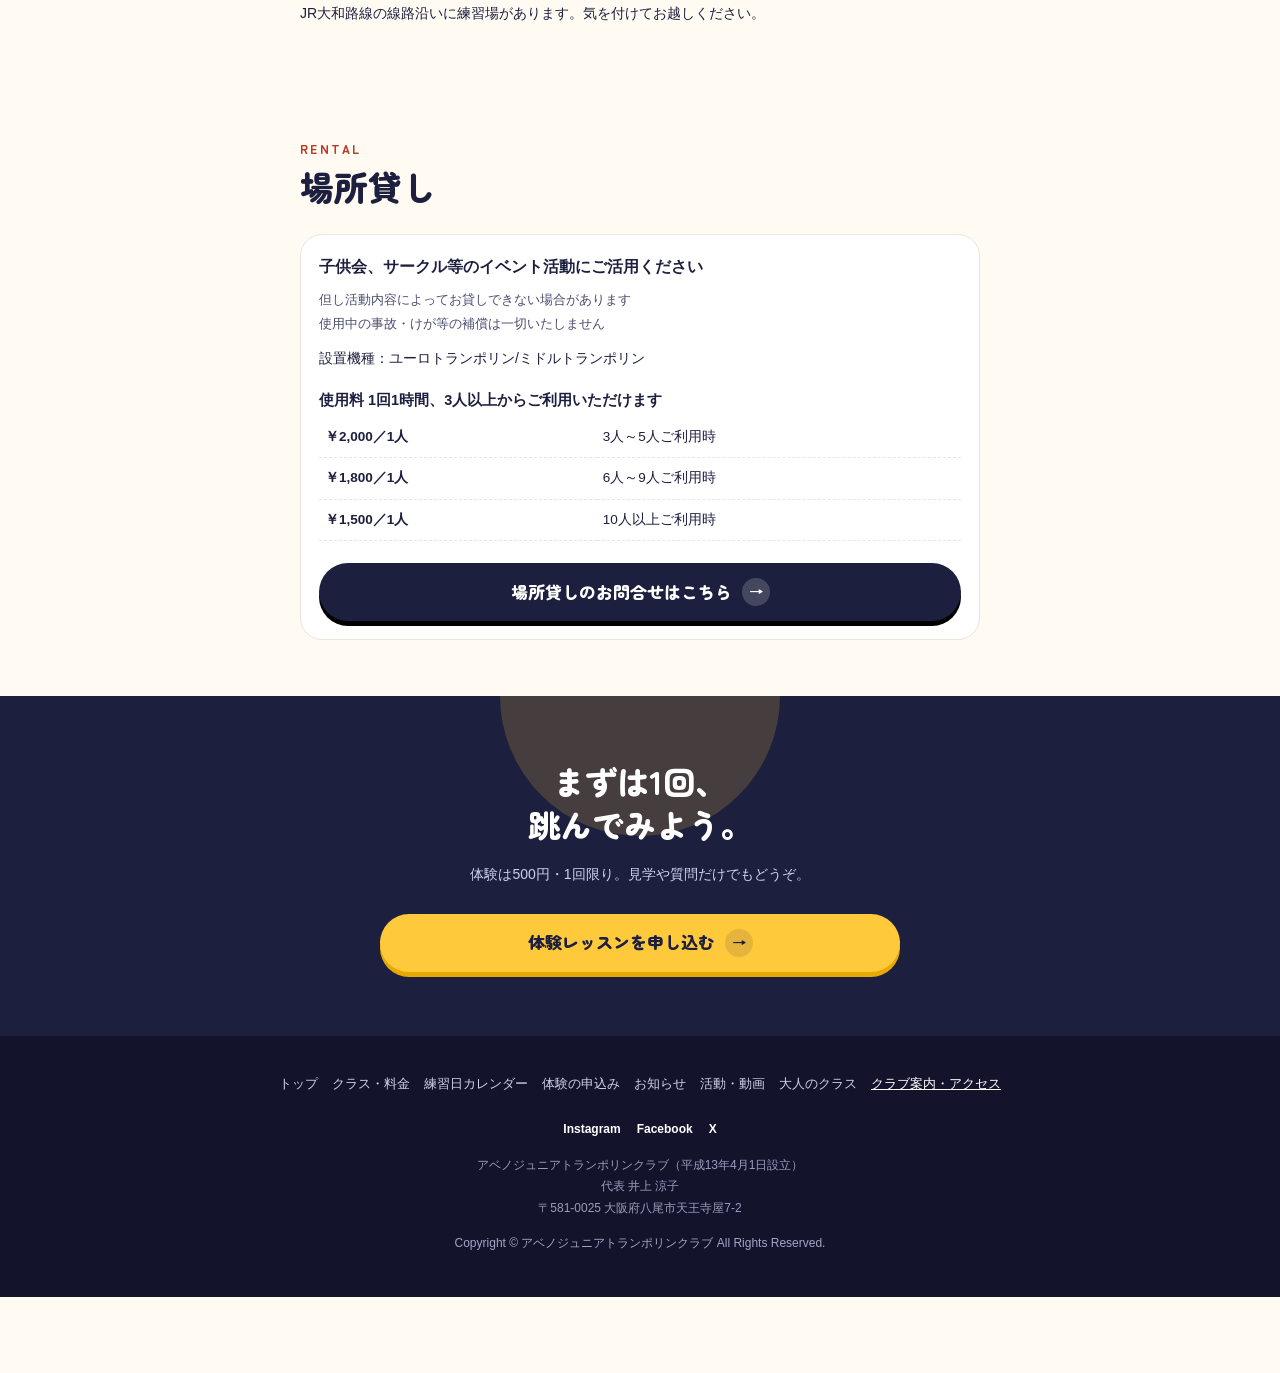
<file: abeno-preview/club.html>
<!doctype html>
<html lang="ja">
<head>
<meta charset="utf-8">
<meta name="viewport" content="width=device-width, initial-scale=1, viewport-fit=cover">
<title>クラブ案内・アクセス｜アベノジュニアトランポリンクラブ</title>
<meta name="description" content="八尾市天王寺屋7-2、JR志紀駅から徒歩3分。クラブ概要と場所貸し。">
<meta name="theme-color" content="#fffaf2">
<!-- 試作の間は検索エンジンに載せない。公開するときにこの1行を消す -->
<meta name="robots" content="noindex, nofollow">
<!-- 公開URLが決まったら canonical / og:url / og:image を足す（今は未定） -->
<meta property="og:type" content="website">
<meta property="og:locale" content="ja_JP">
<meta property="og:site_name" content="アベノジュニアトランポリンクラブ">
<meta property="og:title" content="クラブ案内・アクセス｜アベノジュニアトランポリンクラブ">
<meta property="og:description" content="八尾市天王寺屋7-2、JR志紀駅から徒歩3分。クラブ概要と場所貸し。">
<meta name="twitter:card" content="summary_large_image">
<link rel="icon" href="data:image/svg+xml,%3Csvg xmlns='http://www.w3.org/2000/svg' viewBox='0 0 40 40'%3E%3Ccircle cx='20' cy='11' r='6' fill='%23ff6b57'/%3E%3Cpath d='M4 30 Q20 40 36 30' stroke='%231d1f3f' stroke-width='3.5' fill='none' stroke-linecap='round'/%3E%3C/svg%3E">
<!-- 見出しだけ丸ゴシックの Web フォント。本文は端末の標準フォント（表示を速くするため） -->
<link rel="preconnect" href="https://fonts.googleapis.com">
<link rel="preconnect" href="https://fonts.gstatic.com" crossorigin>
<link href="https://fonts.googleapis.com/css2?family=Zen+Maru+Gothic:wght@700;900&display=swap" rel="stylesheet">
<link rel="stylesheet" href="assets/style.css">
</head>
<body data-page="club">
<a class="skip" href="#top">本文へスキップ</a>
<noscript><p class="noscript">このページは JavaScript を使っています。表示されない場合はお電話・メールでお問い合わせください。</p></noscript>

<div class="proto">試作 第3版（非公開）</div>

<header class="hd">
  <a class="brand" href="index.html">
    <svg class="brand-mark" viewBox="0 0 40 40" aria-hidden="true"><circle cx="20" cy="11" r="6" fill="#ff6b57"/><path d="M4 30 Q20 40 36 30" stroke="#1d1f3f" stroke-width="3.5" fill="none" stroke-linecap="round"/><path d="M8 33 L8 37 M32 33 L32 37" stroke="#1d1f3f" stroke-width="3" stroke-linecap="round"/></svg>
    <span class="brand-txt">アベノジュニア<small>TRAMPOLINE CLUB</small></span>
  </a>
  <a class="hd-cta" href="apply.html">体験レッスン</a>
  <button class="menu-btn" aria-label="メニュー" aria-expanded="false" aria-controls="nav"><span></span><span></span></button>
</header>
<!-- メニューの中身は assets/app.js の PAGES から作る（全ページ共通） -->
<nav id="nav" class="nav" aria-label="サイトメニュー" data-render="siteNav" hidden></nav>

<main id="top" tabindex="-1">

  <div class="phead">
    <p class="eyebrow">ABOUT</p>
    <h1>クラブ案内・アクセス</h1>
  </div>

  <section class="sec white" id="about">
    <h2>クラブ概要</h2>
    <div class="about-photo" data-photo-slot="photos/club"></div>
    <dl class="info">
      <dt>名称</dt><dd data-text="club.name"></dd>
      <dt>設立</dt><dd data-text="club.founded"></dd>
      <dt>代表</dt><dd data-text="club.representative"></dd>
      <dt>所在地</dt><dd data-text="club.address"></dd>
    </dl>
    <div class="ft-sns about-sns" data-render="sns"></div>
  </section>

  <!-- ACCESS -->
  <section class="sec" id="access">
    <p class="eyebrow">ACCESS</p>
    <h2>駅から3分の練習場</h2>
    <div class="map">
      <iframe title="練習場の地図" loading="lazy" referrerpolicy="no-referrer-when-downgrade"
        src="https://maps.google.com/maps?q=%E5%A4%A7%E9%98%AA%E5%BA%9C%E5%85%AB%E5%B0%BE%E5%B8%82%E5%A4%A9%E7%8E%8B%E5%AF%BA%E5%B1%8B7-2&z=16&output=embed"></iframe>
    </div>
    <dl class="info">
      <dt>住所</dt><dd data-text="club.address"></dd>
      <dt>電車</dt><dd>JR関西本線（大和路線）志紀駅から徒歩3分</dd>
      <dt>志紀駅から</dt><dd>志紀駅の改札は一つです。改札を出て直ぐ右方向へ、駅構内の短いトンネルを抜けて右手に階段があり、階段を上がります。階段を上がると志紀駅のロータリーがあり、その先に練習場が見えます。右方向にあるファミリーマートから練習場が見えます。歩道は向かい側です。</dd>
      <dt>ご注意</dt><dd>JR大和路線の線路沿いに練習場があります。気を付けてお越しください。</dd>
    </dl>
  </section>

  <!-- RENTAL -->
  <section class="sec" id="rental">
    <p class="eyebrow">RENTAL</p>
    <h2>場所貸し</h2>
    <div class="rental" data-render="rental"></div>
  </section>

  <!-- FINAL -->
  <section class="final">
    <h2>まずは1回、<br>跳んでみよう。</h2>
    <p>体験は500円・1回限り。見学や質問だけでもどうぞ。</p>
    <a class="btn btn-main" href="apply.html">体験レッスンを申し込む<i aria-hidden="true">→</i></a>
  </section>
</main>

<footer class="ft">
  <nav class="ft-nav" aria-label="フッターメニュー" data-render="siteNav"></nav>
  <div class="ft-sns" data-render="sns"></div>
  <p><span data-text="club.name"></span>（<span data-text="club.founded"></span>設立）<br>代表 <span data-text="club.representative"></span><br><span data-text="club.address"></span></p>
  <p class="copy">Copyright © アベノジュニアトランポリンクラブ All Rights Reserved.</p>
</footer>

<div class="bar">
  <div class="bar-in">
    <span class="bar-price">体験<b>500円</b></span>
    <a class="btn btn-main sm" href="apply.html">体験を申し込む</a>
  </div>
</div>

<script src="data/site-data.js"></script>
<script src="assets/app.js"></script>
</body>
</html>
</file>
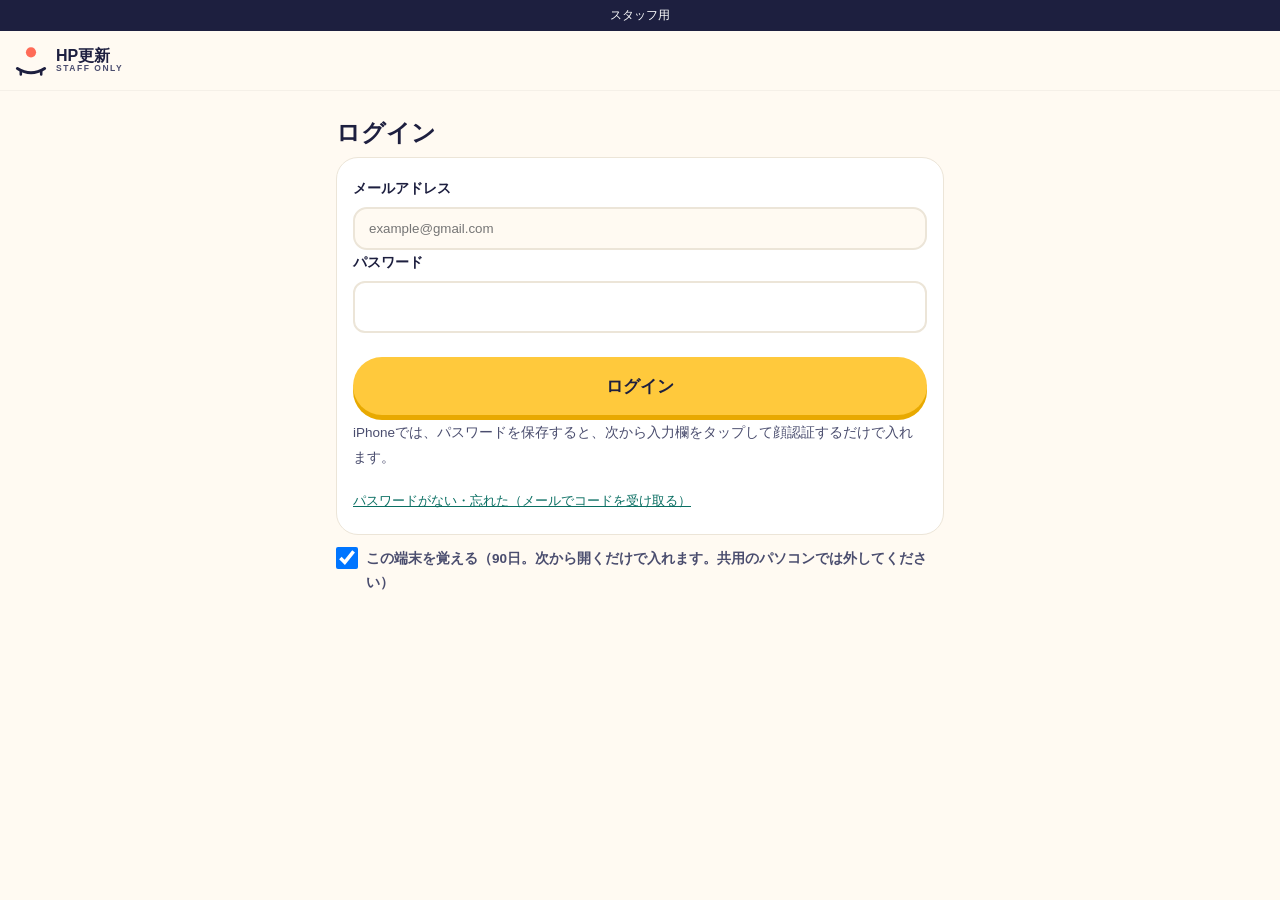
<file: abeno-preview/edit.html>
<!doctype html>
<html lang="ja">
<head>
<meta charset="utf-8">
<meta name="viewport" content="width=device-width, initial-scale=1, viewport-fit=cover">
<title>HP編集モード（スタッフ用）｜アベノジュニア</title>
<meta name="theme-color" content="#1d1f3f">
<!-- スタッフ専用。検索エンジンに載せない（公開後も消さない） -->
<meta name="robots" content="noindex, nofollow">
<link rel="icon" href="data:image/svg+xml,%3Csvg xmlns='http://www.w3.org/2000/svg' viewBox='0 0 40 40'%3E%3Ccircle cx='20' cy='11' r='6' fill='%23ff6b57'/%3E%3Cpath d='M4 30 Q20 40 36 30' stroke='%231d1f3f' stroke-width='3.5' fill='none' stroke-linecap='round'/%3E%3C/svg%3E">
<link rel="stylesheet" href="assets/edit.css?v=20261126c">
</head>
<body>
<!-- WordPress の管理画面に似せた形：上に管理バー、左にメニュー、真ん中でHPを直接編集、右に設定パネル -->
<header class="ed-bar">
  <a class="ed-logo" href="staff.html" title="スマホ用の更新ページへ">AJ</a>
  <span class="ed-site-name">アベノジュニア</span>
  <label class="ed-pagesel"><span class="sr">ページ</span>
    <select id="page"></select>
  </label>
  <span class="ed-mode" id="mode"></span>
  <span class="ed-bar-sp"></span>
  <span class="ed-count" id="count" hidden></span>
  <button type="button" class="ed-tbtn" id="preview" aria-pressed="false">プレビュー</button>
  <button type="button" class="ed-tbtn pub" id="publish" disabled>公開</button>
</header>

<div class="ed-wrap">
  <nav class="ed-menu" id="menu" aria-label="管理メニュー">
    <p class="ed-menu-h">固定ページ</p>
    <div id="menu-pages"></div>
    <p class="ed-menu-h">投稿</p>
    <button type="button" class="ed-mi" data-view="posts">お知らせ一覧</button>
    <button type="button" class="ed-mi" data-view="post-new">新規追加</button>
    <p class="ed-menu-h">そのほか</p>
    <button type="button" class="ed-mi" data-tab="ai">AIに頼む</button>
    <button type="button" class="ed-mi" data-view="dev" id="menu-dev" hidden>AIに改修を頼む</button>
    <button type="button" class="ed-mi" data-view="req">この画面への要望</button>
    <a class="ed-mi" href="staff.html">スマホ用の更新ページ</a>
  </nav>

  <main class="ed-main">
    <div class="ed-site" id="view-page">
      <iframe id="site" title="HPの編集画面（直したい文字や写真をクリック）"></iframe>
      <p class="ed-loading" id="loading">読み込み中…</p>
    </div>

    <!-- 投稿（お知らせ）一覧 -->
    <section class="ed-view" id="view-posts" hidden>
      <div class="ed-view-h"><h1>お知らせ</h1><button type="button" class="ed-wpbtn" data-view="post-new">新規追加</button></div>
      <table class="ed-list"><thead><tr><th>タイトル</th><th>種類</th><th>日付</th></tr></thead><tbody id="posts"></tbody></table>
    </section>

    <!-- 投稿の編集 -->
    <section class="ed-view" id="view-post" hidden>
      <div class="ed-view-h"><h1 id="post-h">新規投稿を追加</h1><button type="button" class="ed-wpbtn ghost" data-view="posts">一覧へ戻る</button></div>
      <div class="ed-post">
        <label class="sr" for="post-title">タイトル</label>
        <input type="text" id="post-title" class="ed-post-title" placeholder="タイトルを追加" maxlength="120">
        <label class="sr" for="post-body">本文</label>
        <textarea id="post-body" rows="10" placeholder="本文を入力（なくてもかまいません）"></textarea>
        <div class="ed-post-meta">
          <label>日付 <input type="date" id="post-date"></label>
          <label>種類 <input type="text" id="post-tag" maxlength="20" list="post-tags"></label>
          <datalist id="post-tags"></datalist>
        </div>
        <p class="ed-hint">写真は、変更点に入れたあと、お知らせのページで「📷 写真を入れる」から付けられます。</p>
        <div class="ed-btns">
          <button type="button" class="ed-wpbtn" id="post-save">変更点に入れる</button>
          <button type="button" class="ed-wpbtn ghost danger" id="post-trash" hidden>ゴミ箱へ移動</button>
        </div>
        <p class="ed-msg" id="post-msg" role="status"></p>
      </div>
    </section>

    <!-- この画面への要望 -->
    <section class="ed-view" id="view-req" hidden>
      <div class="ed-view-h"><h1>この画面への要望</h1></div>
      <div class="ed-post">
        <p class="ed-hint">「ここが分かりにくい」「こういうボタンがほしい」など、この編集画面の作りへの要望を書いてください。記録シートに残り、管理者（Van）が確認して作りを直します。HPの文字や写真を変えたいときは、ここではなくHPの画面か「AIに頼む」で。</p>
        <label class="sr" for="req-text">要望</label>
        <textarea id="req-text" rows="6" maxlength="2000" placeholder="例：公開ボタンをもっと大きくしてほしい"></textarea>
        <div class="ed-btns"><button type="button" class="ed-wpbtn" id="req-send">要望を送る</button></div>
        <p class="ed-msg" id="req-msg" role="status"></p>
      </div>
    </section>

    <!-- AIに改修を頼む（HPや編集画面の作りそのものを直す。管理者だけ） -->
    <section class="ed-view" id="view-dev" hidden>
      <div class="ed-view-h"><h1>AIに改修を頼む</h1><span class="dv-usage" id="dv-usage"></span></div>
      <div class="ed-post">
        <p class="ed-hint">HPや、この編集画面の<strong>作り</strong>を変えたいときに使います（見た目・並び・ボタン・新しいコーナーなど）。AIが別の場所で作業し、終わったら<strong>試し表示</strong>で確かめてから<strong>反映</strong>します。反映の前に自動でバックアップを取るので、いつでも元に戻せます。</p>
        <label class="sr" for="dv-text">頼みたいこと</label>
        <textarea id="dv-text" rows="5" maxlength="4000" placeholder="例：トップの「体験に申し込む」ボタンをもっと大きく、オレンジ色にしてほしい"></textarea>
        <div class="ed-btns"><button type="button" class="ed-wpbtn" id="dv-send">AIに頼む</button></div>
        <p class="ed-msg" id="dv-msg" role="status"></p>
        <p class="ed-hint dv-note">ログイン・バックアップ・元に戻す部分は、AIは変えられません。1回の依頼は10ドルまでで止まります。</p>
      </div>
      <h2 class="dv-h">これまでの依頼</h2>
      <div id="dv-jobs" class="dv-jobs"></div>
    </section>

    <!-- 試し表示（AIが直した版。まだHPには出ていない） -->
    <section class="ed-view dv-try" id="view-try" hidden>
      <div class="dv-try-bar">
        <button type="button" class="ed-wpbtn ghost" data-view="dev">← 戻る</button>
        <strong>試し表示</strong>
        <label class="sr" for="dv-page">ページ</label>
        <select id="dv-page"></select>
        <span class="ed-bar-sp"></span>
        <button type="button" class="ed-wpbtn ghost" id="dv-more">もっとこうして</button>
        <button type="button" class="ed-wpbtn" id="dv-apply">反映する</button>
      </div>
      <p class="dv-try-sum" id="dv-sum"></p>
      <div class="dv-more" id="dv-more-box" hidden>
        <label class="sr" for="dv-more-text">追加の注文</label>
        <textarea id="dv-more-text" rows="3" maxlength="4000" placeholder="例：ボタンの色はもう少し薄く"></textarea>
        <div class="ed-btns"><button type="button" class="ed-wpbtn" id="dv-more-send">この内容で直してもらう</button></div>
      </div>
      <div class="ed-site"><iframe id="dv-frame" title="AIが直した版の試し表示"></iframe></div>
    </section>
  </main>

  <aside class="ed-panel" id="panel" aria-label="設定パネル">
    <button type="button" class="ed-grip" id="grip" aria-expanded="true">編集パネル</button>
    <div class="ed-tabs" role="tablist">
      <button type="button" role="tab" class="ed-tab" data-tab="block" aria-selected="true">ブロック</button>
      <button type="button" role="tab" class="ed-tab" data-tab="pend" aria-selected="false">変更点<span id="tab-n"></span></button>
      <button type="button" role="tab" class="ed-tab" data-tab="ai" aria-selected="false">AI</button>
    </div>
<div class="ed-panel-in">
      <p class="ed-who" id="who"></p>

      <!-- 選んだ文字を直す -->
      <section class="ed-box" id="box-edit" data-pane="block">
        <h2>ブロック</h2>
        <p class="ed-hint" id="edit-hint">HPの中で、点線の枠が出る文字や写真をクリック（スマホはタップ）すると、ここで直せます。写真がない所には「📷 写真を入れる」の枠が出ます。枠が出ない所（住所・ボタンなど）はこの画面では直せません。</p>
        <div id="edit-form" hidden>
          <p class="ed-where" id="edit-where"></p>
          <div id="edit-choose" class="ed-choose" hidden></div>
          <label class="sr" for="edit-text">新しい文字</label>
          <textarea id="edit-text" rows="3"></textarea>
          <div class="ed-btns">
            <button type="button" class="ed-btn main" id="edit-add">この変更を加える</button>
            <button type="button" class="ed-btn" id="edit-cancel">やめる</button>
          </div>
        </div>
        <!-- 写真を差し替える -->
        <div id="photo-form" hidden>
          <p class="ed-where" id="photo-where"></p>
          <div class="ed-ph">
            <figure><figcaption>いま</figcaption><img id="photo-now" alt=""><span id="photo-none">写真なし</span></figure>
            <figure><figcaption>新しい写真</figcaption><img id="photo-new" alt="" hidden><span id="photo-nonew">まだ選んでいません</span></figure>
          </div>
          <label class="ed-btn ed-file">📷 写真を選ぶ<input type="file" id="photo-file" accept="image/jpeg,image/png,image/heic,image/heif,image/webp,image/*"></label>
          <p class="ed-hint" id="photo-info">スマホの写真から選べます。自動で小さくし、撮影場所などの情報は消してから保存します。</p>
          <label class="ed-lbl" for="photo-alt">写真の説明（目の見えない方の読み上げ用。例：キッズクラスの練習の様子）</label>
          <input type="text" id="photo-alt" maxlength="120">
          <label class="ed-check"><input type="checkbox" id="photo-ok"> 写っている方（お子さんは保護者）から、HPに載せる同意をもらっています</label>
          <div class="ed-btns">
            <button type="button" class="ed-btn main" id="photo-add" disabled>この写真にする</button>
            <button type="button" class="ed-btn" id="photo-remove" hidden>写真を外す</button>
            <button type="button" class="ed-btn" id="photo-cancel">やめる</button>
          </div>
        </div>
      </section>

      <!-- AIに頼む -->
      <section class="ed-box" data-pane="ai" hidden>
        <h2>AIに頼む</h2>
        <p class="ed-hint">お知らせを足す・練習日を休みにするなど、クリックでは難しいことはここに書いてください。</p>
        <label class="sr" for="ai-area">項目</label>
        <select id="ai-area"></select>
        <label class="sr" for="ai-text">依頼</label>
        <textarea id="ai-text" rows="2" placeholder="例：11月28日のキッズはお休み"></textarea>
        <div class="ed-ex" id="ai-ex"></div>
        <div class="ed-btns"><button type="button" class="ed-btn" id="ai-send">AIに案を作ってもらう</button></div>
        <p class="ed-reply" id="ai-reply" aria-live="polite"></p>
      </section>

      <!-- 変更点の表 -->
      <section class="ed-box ed-pend" data-pane="pend" hidden>
        <h2>変更点（まだ公開していません）</h2>
        <div id="pending"><p class="ed-hint">まだありません。HPのプレビューには、加えた変更がすぐ映ります。</p></div>
        <div class="ed-btns">
          <button type="button" class="ed-btn main" id="apply" disabled>公開する</button>
          <button type="button" class="ed-btn" id="clear" hidden>全部やめる</button>
        </div>
        <p class="ed-msg" id="msg" role="status"></p>
      </section>
    </div>
  </aside>
</div>

<script src="data/staff-config.js?v=20261126c"></script>
<script src="data/site-data.js?v=20261126c"></script>
<script src="assets/staff-core.js?v=20261126c"></script>
<script src="assets/staff-api.js?v=20261126c"></script>
<script src="assets/edit.js?v=20261126c"></script>
<script src="assets/edit-dev.js?v=20261126c"></script>
</body>
</html>
</file>
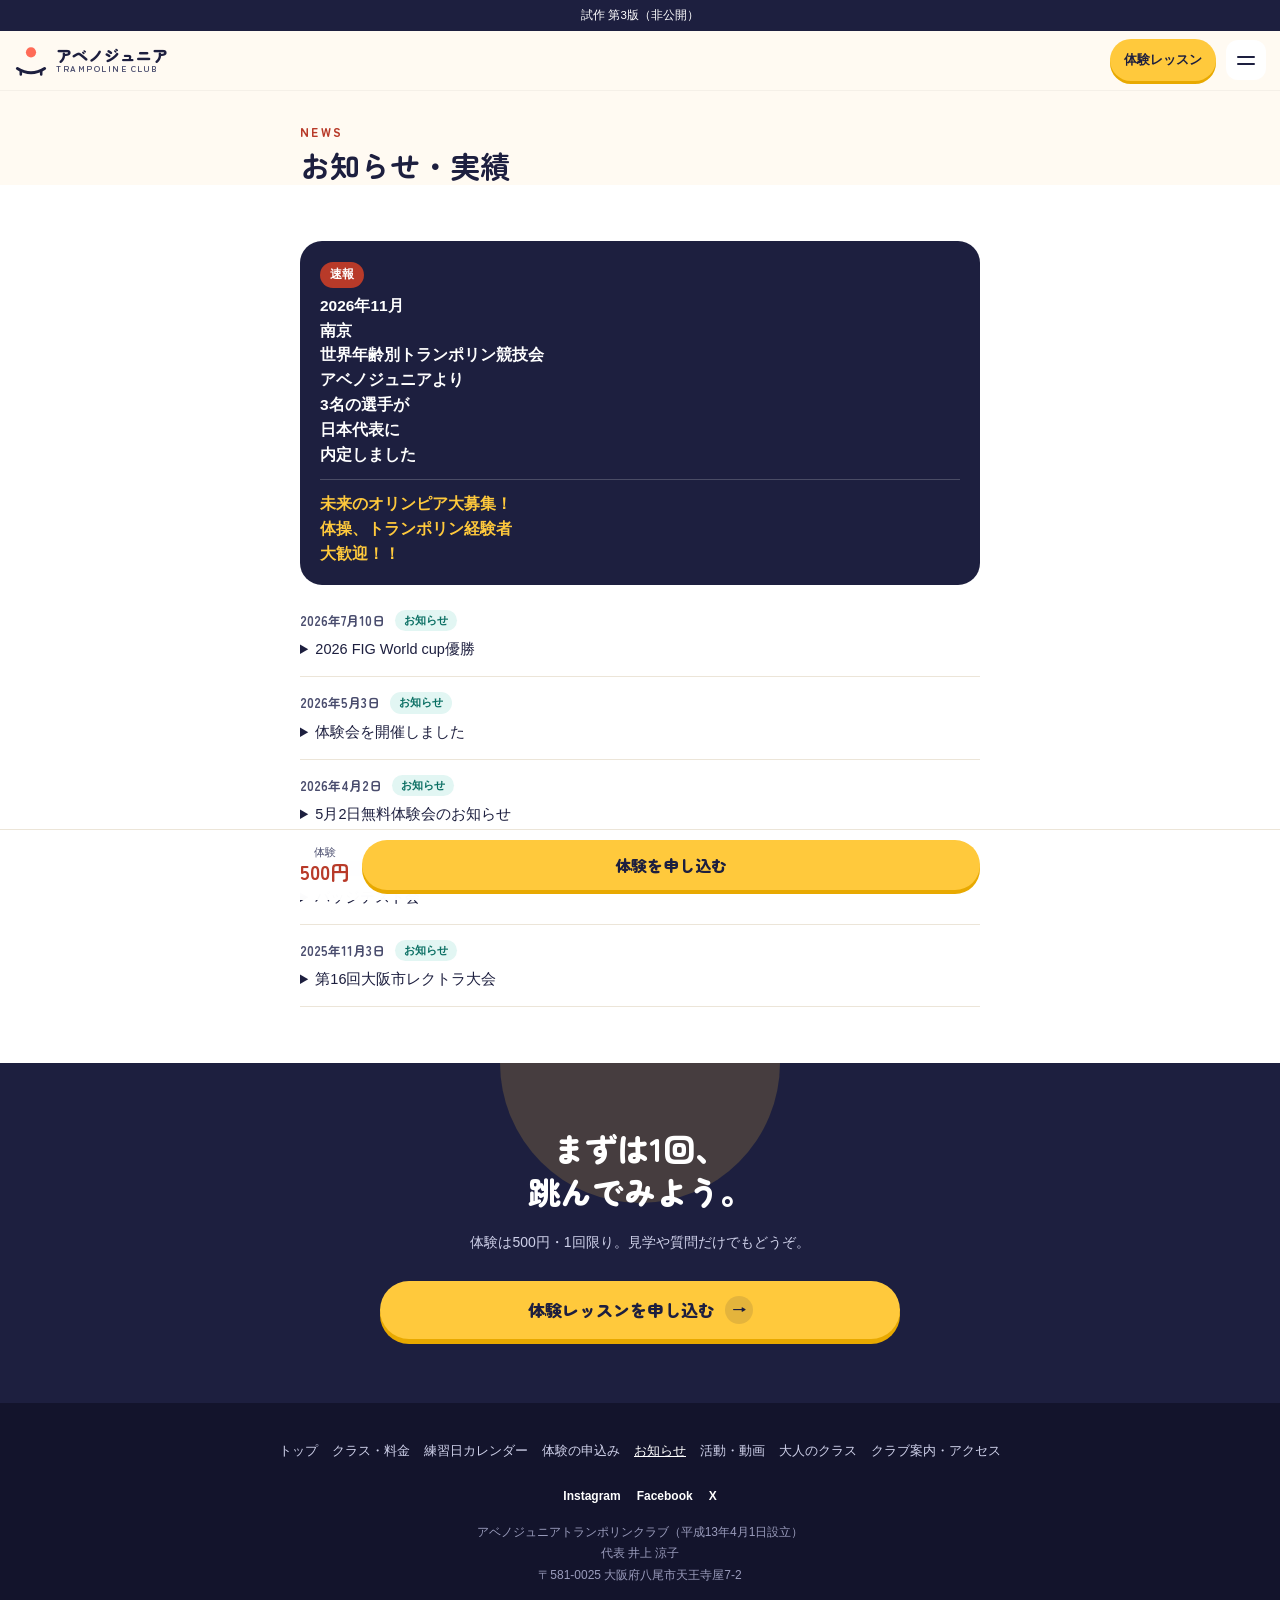
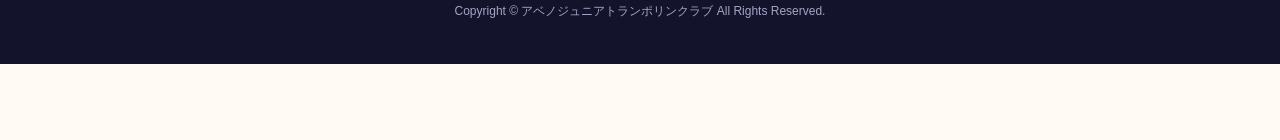
<file: abeno-preview/news.html>
<!doctype html>
<html lang="ja">
<head>
<meta charset="utf-8">
<meta name="viewport" content="width=device-width, initial-scale=1, viewport-fit=cover">
<title>お知らせ｜アベノジュニアトランポリンクラブ</title>
<meta name="description" content="アベノジュニアトランポリンクラブのお知らせ・大会結果・体験会。">
<meta name="theme-color" content="#fffaf2">
<!-- 試作の間は検索エンジンに載せない。公開するときにこの1行を消す -->
<meta name="robots" content="noindex, nofollow">
<!-- 公開URLが決まったら canonical / og:url / og:image を足す（今は未定） -->
<meta property="og:type" content="website">
<meta property="og:locale" content="ja_JP">
<meta property="og:site_name" content="アベノジュニアトランポリンクラブ">
<meta property="og:title" content="お知らせ｜アベノジュニアトランポリンクラブ">
<meta property="og:description" content="アベノジュニアトランポリンクラブのお知らせ・大会結果・体験会。">
<meta name="twitter:card" content="summary_large_image">
<link rel="icon" href="data:image/svg+xml,%3Csvg xmlns='http://www.w3.org/2000/svg' viewBox='0 0 40 40'%3E%3Ccircle cx='20' cy='11' r='6' fill='%23ff6b57'/%3E%3Cpath d='M4 30 Q20 40 36 30' stroke='%231d1f3f' stroke-width='3.5' fill='none' stroke-linecap='round'/%3E%3C/svg%3E">
<!-- 見出しだけ丸ゴシックの Web フォント。本文は端末の標準フォント（表示を速くするため） -->
<link rel="preconnect" href="https://fonts.googleapis.com">
<link rel="preconnect" href="https://fonts.gstatic.com" crossorigin>
<link href="https://fonts.googleapis.com/css2?family=Zen+Maru+Gothic:wght@700;900&display=swap" rel="stylesheet">
<link rel="stylesheet" href="assets/style.css">
</head>
<body data-page="news">
<a class="skip" href="#top">本文へスキップ</a>
<noscript><p class="noscript">このページは JavaScript を使っています。表示されない場合はお電話・メールでお問い合わせください。</p></noscript>

<div class="proto">試作 第3版（非公開）</div>

<header class="hd">
  <a class="brand" href="index.html">
    <svg class="brand-mark" viewBox="0 0 40 40" aria-hidden="true"><circle cx="20" cy="11" r="6" fill="#ff6b57"/><path d="M4 30 Q20 40 36 30" stroke="#1d1f3f" stroke-width="3.5" fill="none" stroke-linecap="round"/><path d="M8 33 L8 37 M32 33 L32 37" stroke="#1d1f3f" stroke-width="3" stroke-linecap="round"/></svg>
    <span class="brand-txt">アベノジュニア<small>TRAMPOLINE CLUB</small></span>
  </a>
  <a class="hd-cta" href="apply.html">体験レッスン</a>
  <button class="menu-btn" aria-label="メニュー" aria-expanded="false" aria-controls="nav"><span></span><span></span></button>
</header>
<!-- メニューの中身は assets/app.js の PAGES から作る（全ページ共通） -->
<nav id="nav" class="nav" aria-label="サイトメニュー" data-render="siteNav" hidden></nav>

<main id="top" tabindex="-1">

  <div class="phead">
    <p class="eyebrow">NEWS</p>
    <h1>お知らせ・実績</h1>
  </div>

  <section class="sec white" id="news">
    <div class="flash" data-render="flash"></div>
    <ul class="news" data-render="news"></ul>
  </section>

  <!-- FINAL -->
  <section class="final">
    <h2>まずは1回、<br>跳んでみよう。</h2>
    <p>体験は500円・1回限り。見学や質問だけでもどうぞ。</p>
    <a class="btn btn-main" href="apply.html">体験レッスンを申し込む<i aria-hidden="true">→</i></a>
  </section>
</main>

<footer class="ft">
  <nav class="ft-nav" aria-label="フッターメニュー" data-render="siteNav"></nav>
  <div class="ft-sns" data-render="sns"></div>
  <p><span data-text="club.name"></span>（<span data-text="club.founded"></span>設立）<br>代表 <span data-text="club.representative"></span><br><span data-text="club.address"></span></p>
  <p class="copy">Copyright © アベノジュニアトランポリンクラブ All Rights Reserved.</p>
</footer>

<div class="bar">
  <div class="bar-in">
    <span class="bar-price">体験<b>500円</b></span>
    <a class="btn btn-main sm" href="apply.html">体験を申し込む</a>
  </div>
</div>

<script src="data/site-data.js"></script>
<script src="assets/app.js"></script>
</body>
</html>
</file>
<file: abeno-preview/assets/style.css>
:root{
  --ink:#1d1f3f; --ink-2:#4a4d6e; --cream:#fffaf2; --white:#fff;
  --sun:#ffc93c; --sun-d:#e8a900; --sun-soft:#fff3cc;
  --coral:#ff6b57; --teal:#16a89a; --teal-soft:#e2f6f3;
  --line:#ece5d8; --r:22px;
  /* 文字用の濃い色（背景色との差 4.5:1 以上。WCAG AA） */
  --coral-t:#b83a29; --teal-t:#0a6f63;
}
*{box-sizing:border-box}
html{scroll-behavior:smooth;-webkit-text-size-adjust:100%;scroll-padding-top:70px}
body{margin:0;background:var(--cream);color:var(--ink);font-family:"Hiragino Sans","Hiragino Kaku Gothic ProN","Noto Sans JP","Yu Gothic UI","Meiryo",sans-serif;
  font-size:15.5px;line-height:1.8;padding-bottom:calc(76px + env(safe-area-inset-bottom))}
h1,h2,h3,.brand-txt,.btn,.eyebrow,.hero-facts b,.n,.bar-price b,.hero-badge{font-family:"Zen Maru Gothic","Hiragino Maru Gothic ProN",sans-serif}
a{color:var(--teal-t)}
:focus-visible{outline:3px solid var(--ink);outline-offset:3px;border-radius:6px}
.skip{position:absolute;left:8px;top:-60px;z-index:100;background:var(--ink);color:#fff;padding:10px 14px;border-radius:10px;font-weight:700;text-decoration:none}
.skip:focus{top:8px}
.sr{position:absolute;width:1px;height:1px;overflow:hidden;clip:rect(0 0 0 0);white-space:nowrap}
.noscript{margin:0;padding:12px 16px;background:#fff0c2;color:#5a3b00;font-size:14px;text-align:center}
main:focus{outline:none}
.tmp{display:inline-block;font-weight:700;font-size:10.5px;line-height:1;font-family:inherit;padding:4px 7px;border-radius:99px;background:#fff0c2;color:#8a5a00;border:1px solid #e8b93a;margin-left:6px;vertical-align:2px;white-space:nowrap}
.proto{background:var(--ink);color:#fff;font-size:11.5px;text-align:center;padding:5px 10px}

/* header */
.hd{position:sticky;top:0;z-index:40;display:flex;align-items:center;gap:10px;height:60px;padding:0 14px;
  background:rgba(255,250,242,.92);backdrop-filter:blur(10px);-webkit-backdrop-filter:blur(10px);border-bottom:1px solid rgba(0,0,0,.04)}
.brand{display:flex;align-items:center;gap:8px;text-decoration:none;color:var(--ink);margin-right:auto}
.brand-mark{width:34px;height:34px}
.brand-txt{font-weight:900;font-size:16px;line-height:1.1}
.brand-txt small{display:block;font-size:8.5px;letter-spacing:.18em;color:var(--ink-2);font-weight:700}
.hd-cta{background:var(--sun);color:var(--ink);font-weight:800;font-size:13px;text-decoration:none;padding:9px 14px;border-radius:99px;box-shadow:0 3px 0 var(--sun-d)}
.menu-btn{width:40px;height:40px;border:0;background:var(--white);border-radius:12px;display:grid;place-content:center;gap:5px;cursor:pointer}
.menu-btn span{display:block;width:18px;height:2px;background:var(--ink);border-radius:2px}
.nav{position:sticky;top:60px;z-index:39;background:var(--white);display:grid;grid-template-columns:1fr 1fr;gap:1px;border-bottom:1px solid var(--line)}
.nav[hidden]{display:none}
.nav a{padding:14px 16px;text-decoration:none;color:var(--ink);font-weight:700;font-size:14px;background:var(--white);border-bottom:1px solid var(--line)}

/* hero */
.hero{position:relative;background:var(--cream);padding:26px 0 70px;overflow:hidden}
.hero::before{content:"";position:absolute;right:-90px;top:-60px;width:260px;height:260px;border-radius:50%;background:var(--sun);opacity:.55}
.hero::after{content:"";position:absolute;left:-50px;top:250px;width:120px;height:120px;border-radius:50%;background:var(--coral);opacity:.15}
.hero-in{position:relative;max-width:680px;margin:0 auto;padding:0 20px}
.hero-kicker{display:flex;gap:6px;margin:0 0 14px}
.hero-kicker span{background:var(--white);font-size:12px;font-weight:700;padding:4px 11px;border-radius:99px;border:1px solid var(--line)}
.hero-title{font-size:52px;line-height:1.12;font-weight:900;margin:0 0 16px;letter-spacing:.01em}
.hero-title>span{display:block}
.hero-title .ht-1{font-size:clamp(28px,10vw,64px);line-height:1.2;margin-bottom:10px}
.hero-title .ht-2{font-size:clamp(22px,6.6vw,40px);line-height:1.3;font-weight:700}
.hero-title .ht-3{font-size:clamp(13px,4vw,22px);line-height:1.5;font-weight:900;margin-top:10px;letter-spacing:0}
.hero-title .hl{background:linear-gradient(transparent 62%,var(--sun) 62%);padding:0 4px}
.hero-lead{margin:0 0 22px;color:var(--ink-2);font-size:15px}
.hero-photo{position:relative;margin:0 0 26px}
.ph{position:relative;aspect-ratio:5/4;border-radius:32px 32px 32px 8px;background:repeating-linear-gradient(-45deg,#fde9b4 0 14px,#fff3d2 14px 28px);
  display:grid;place-items:center;text-align:center;color:#8a6a1a;font-weight:700;font-size:13px;padding:16px}
.ph .tmp{position:absolute;top:14px;left:14px;margin:0}
.hero-badge{position:absolute;right:-6px;bottom:-18px;width:104px;height:104px;border-radius:50%;background:var(--coral);color:#fff;
  display:grid;place-content:center;text-align:center;transform:rotate(-8deg);box-shadow:0 10px 24px rgba(255,107,87,.35)}
.hero-badge b{font-size:13px;line-height:1}
.hero-badge strong{font-size:34px;line-height:1;font-weight:900}
.hero-badge small{font-size:14px}
.hero-facts{list-style:none;padding:0;margin:18px 0 0;display:grid;grid-template-columns:repeat(3,1fr);gap:8px}
.hero-facts li{background:var(--white);border-radius:16px;padding:10px 4px;text-align:center;font-size:11.5px;color:var(--ink-2);line-height:1.4}
.hero-facts b{display:block;font-size:18px;color:var(--ink)}
.hero-arc{position:absolute;left:0;right:0;bottom:-1px;width:100%;height:46px}

/* buttons */
.btn{display:flex;align-items:center;justify-content:center;gap:10px;min-height:58px;padding:0 24px;border-radius:99px;
  text-decoration:none;font-weight:900;font-size:17px;transition:transform .1s}
.btn i{font-style:normal;display:inline-grid;place-items:center;width:28px;height:28px;border-radius:50%;background:rgba(29,31,63,.12);font-size:14px}
.btn:active{transform:translateY(3px)}
.btn-main{background:var(--sun);color:var(--ink);box-shadow:0 5px 0 var(--sun-d)}
.btn-ink{background:var(--ink);color:#fff;box-shadow:0 5px 0 #000;margin-top:22px}
.btn-ink i{background:rgba(255,255,255,.18)}
.btn.sm{min-height:50px;font-size:16px;flex:1;box-shadow:0 4px 0 var(--sun-d)}

/* sections */
.sec{padding:56px 20px;max-width:720px;margin:0 auto}
.sec.white{background:var(--white);max-width:none}
.sec.white>*{max-width:680px;margin-left:auto;margin-right:auto}
.sec.sun{background:var(--sun-soft);max-width:none}
.sec.sun>*{max-width:680px;margin-left:auto;margin-right:auto}
.eyebrow{margin:0 0 4px;font-size:12px;font-weight:900;letter-spacing:.2em;color:var(--coral-t)}
h2{font-size:28px;line-height:1.35;font-weight:900;margin:0 0 24px}
h3{font-size:18px;line-height:1.4;font-weight:900;margin:0}
.aside{font-size:12.5px;color:var(--ink-2);margin:16px 0 0}
.aside.center{text-align:center}

/* worries */
.worries{display:grid;gap:14px}
.worry{border-radius:var(--r);background:var(--cream);padding:18px 18px 16px}
.worry-q{margin:0 0 8px;font-weight:700;font-size:16px;display:flex;gap:10px;align-items:center}
.worry-q .n{flex:0 0 auto;font-size:13px;font-weight:900;color:#fff;background:var(--coral-t);border-radius:10px;padding:2px 8px}
.worry-a{margin:0;font-size:14px;color:var(--ink-2);padding-left:2px;border-left:3px solid var(--sun);padding-left:12px}

/* classes */
.classes{display:grid;gap:14px}
.cls{background:var(--white);border-radius:var(--r);padding:20px;border:1px solid var(--line)}
.cls.featured{background:var(--ink);color:#fff;border:0;position:relative;overflow:hidden}
.cls.featured::after{content:"";position:absolute;right:-40px;top:-40px;width:130px;height:130px;border-radius:50%;background:var(--sun);opacity:.9}
.cls.featured>*{position:relative;z-index:1}
.cls-label{display:inline-block;margin:0 0 8px;font-size:11.5px;font-weight:700;background:var(--teal-soft);color:var(--teal-t);padding:2px 10px;border-radius:99px}
.cls.featured .cls-label{background:var(--coral-t);color:#fff}
.cls h3{font-size:24px}
.cls-age{margin:2px 0 8px;font-size:13px;font-weight:700;color:var(--teal-t)}
.cls.featured .cls-age{color:var(--sun)}
.cls-desc{margin:0 0 12px;font-size:14px;color:var(--ink-2)}
.cls.featured .cls-desc{color:#d6d8ef}
.times{list-style:none;padding:0;margin:0;display:flex;flex-wrap:wrap;gap:8px}
.times li{display:flex;align-items:center;gap:6px;background:var(--cream);border-radius:12px;padding:6px 10px;font-size:13.5px;font-weight:700}
.cls.featured .times li{background:rgba(255,255,255,.1)}
.day{display:inline-grid;place-items:center;width:24px;height:24px;border-radius:50%;background:var(--sun);color:var(--ink);font-size:12px}
.month-note{margin-top:16px;display:flex;gap:10px;align-items:baseline;flex-wrap:wrap;background:var(--teal-soft);border-radius:16px;padding:12px 16px;font-size:14px}
.month-note b{color:var(--teal-t)}

/* schedule */
.sched{margin-top:18px;background:var(--white);border-radius:var(--r);border:1px solid var(--line);padding:18px}
.sched-title{font-size:16px;line-height:1.5}
.sched-note{margin:2px 0 12px;font-size:12.5px;color:var(--ink-2)}
.sched-filter{display:flex;flex-wrap:wrap;gap:6px;margin-bottom:10px}
.sched-filter button{min-height:40px;padding:6px 14px;border-radius:99px;border:1px solid var(--line);background:var(--cream);font-family:inherit;font-weight:700;font-size:13.5px;color:var(--ink);cursor:pointer}
.sched-filter button[aria-pressed=true]{background:var(--ink);color:#fff;border-color:var(--ink)}
.sched-list{list-style:none;margin:0;padding:0;max-height:440px;overflow:auto}
.sched-list li{display:grid;grid-template-columns:70px 1fr;gap:10px;align-items:start;padding:9px 2px;border-bottom:1px dashed var(--line);font-size:14px}
.sched-list .sd{font-weight:700;font-variant-numeric:tabular-nums}
.sched-list .sd small{font-size:11.5px}
.sched-list .sd.sun{color:#c0392b}.sched-list .sd.sat{color:#1f5fa8}
.sched-list .sc{display:block}
.sched-list .sc b{display:inline-block;min-width:5.5em;font-size:12px;color:var(--ink-2)}
.sched-list .sc.off{color:var(--ink-2)}
.sched-list .empty{display:block;color:var(--ink-2)}
.sched-view{display:inline-flex;background:var(--cream);border-radius:99px;padding:4px;margin:2px 0 12px}
.sched-view button{min-height:38px;padding:4px 16px;border:0;border-radius:99px;background:transparent;font-family:inherit;font-weight:700;font-size:13.5px;color:var(--ink-2);cursor:pointer}
.sched-view button[aria-pressed=true]{background:var(--sun);color:var(--ink)}
.cal-head{display:flex;align-items:center;justify-content:space-between;margin-bottom:6px}
.cal-month{margin:0;font-weight:900;font-size:17px}
.cal-nav{width:40px;height:40px;border-radius:50%;border:1px solid var(--line);background:var(--white);font-size:22px;line-height:1;color:var(--ink);cursor:pointer}
.cal-nav:disabled{opacity:.3;cursor:default}
.cal-grid{display:grid;grid-template-columns:repeat(7,minmax(0,1fr));gap:3px}
.cal-wd span{text-align:center;font-size:11.5px;font-weight:700;color:var(--ink-2);padding:2px 0}
.cal-wd .sun,.cal-cell.sun .cal-d{color:#c0392b}
.cal-wd .sat,.cal-cell.sat .cal-d{color:#1f5fa8}
.cal-cell{min-height:58px;border-radius:10px;background:var(--cream);padding:3px 2px 4px;display:flex;flex-direction:column;align-items:center;gap:1px;border:1px solid transparent;font-family:inherit;color:var(--ink);text-align:center;overflow:hidden}
.cal-cell.empty{background:transparent}
.cal-cell.has{cursor:pointer;background:var(--white);border-color:var(--line)}
.cal-cell.picked{border:2px solid var(--ink)}
.cal-d{font-size:12.5px;font-weight:700;line-height:1.2}
.cal-t{font-size:9.5px;line-height:1.25;font-weight:700;color:var(--teal-t);overflow-wrap:anywhere;display:-webkit-box;-webkit-box-orient:vertical;-webkit-line-clamp:3;overflow:hidden;max-width:100%}
.cal-t.off{color:var(--ink-2);font-weight:500}
.cal-dots{display:flex;flex-wrap:wrap;justify-content:center;gap:2px;margin-top:2px}
.dot{display:inline-block;width:8px;height:8px;border-radius:50%;background:var(--ink-2)}
.dot.off{opacity:.3}
.dot.r0{background:#b83a29}.dot.r1{background:#e8a900}.dot.r2{background:#1f5fa8}.dot.r3{background:#0a6f63}.dot.r4{background:#1d1f3f}.dot.r5{background:#8e44ad}
.cal-legend{display:flex;flex-wrap:wrap;gap:4px 12px;margin:10px 0 0;font-size:12px;color:var(--ink-2)}
.cal-legend .dot{margin-right:4px}
.cal-hint{margin:10px 0 0;font-size:12.5px;color:var(--ink-2)}
.cal-detail{margin-top:12px;background:var(--cream);border-radius:14px;padding:12px 14px}
.cal-detail-h{margin:0 0 6px;font-weight:900}
.cal-detail ul{margin:0;padding:0;list-style:none;display:grid;gap:4px;font-size:14px}
.cal-detail b{display:inline-block;min-width:5.5em;font-size:12px;color:var(--ink-2)}
.fee-note{margin:10px 0 0;font-size:12.5px;color:var(--ink-2)}
.flash{background:var(--ink);color:#fff;border-radius:var(--r);padding:18px 20px;margin-bottom:10px}
.flash-label{display:inline-block;margin:0 0 6px;background:var(--coral-t);color:#fff;font-weight:900;font-size:12px;padding:2px 10px;border-radius:99px}
.flash-text{margin:0;font-weight:700;line-height:1.6}
.news details summary{cursor:pointer;font-size:14.5px;font-weight:500;list-style:revert}
.news details{grid-column:1/-1}
.news-body{margin:8px 0 0;font-size:13.5px;color:var(--ink-2);white-space:pre-wrap}
.adult-lead{margin:0 0 4px;font-size:12px;font-weight:700;color:var(--coral-t)}
.adult-target{font-weight:700;color:var(--ink)!important}
.adult-times{margin:10px 0 0;padding:0;list-style:none;display:grid;gap:4px}
.adult-times li{background:var(--white);border-radius:10px;padding:6px 10px;font-size:13.5px;font-weight:700}
.adult-note{font-size:12.5px!important}

/* data tables (ETC・場所貸し) */
.dtable{margin-top:16px;background:var(--white);border-radius:16px;padding:14px}
.dtable h4{margin:0 0 4px;font-size:14.5px}
.dt-lead{margin:0 0 8px!important;font-size:12.5px!important}
.dt-wrap{overflow-x:auto}
.dtable table{width:100%;border-collapse:collapse;font-size:13.5px}
.dtable th,.dtable td{padding:8px 6px;border-bottom:1px dashed var(--line);text-align:left;vertical-align:top}
.dtable thead th{font-size:12px;color:var(--ink-2);font-weight:700}
.dtable tbody th{white-space:nowrap;font-weight:700}
.dt-notes{margin:8px 0 0;padding:0;list-style:none;font-size:12.5px;color:var(--ink-2);display:grid;gap:2px}
.adult-extra{font-weight:700;color:var(--ink)!important}
.rental{background:var(--white);border-radius:var(--r);border:1px solid var(--line);padding:18px}
.rental-lead{margin:0;font-weight:700}
.rental-eq{margin:10px 0 0;font-size:14px}
.rental .dtable{padding:0}
.flash-recruit{margin:12px 0 0;padding-top:12px;border-top:1px solid rgba(255,255,255,.2);color:var(--sun);font-weight:900;line-height:1.6}
.ph-art{width:62%;height:auto}

/* fees */
.tabs{display:flex;gap:6px;background:var(--cream);padding:5px;border-radius:99px;margin-bottom:16px}
.tabs button{min-height:44px;flex:1;border:0;background:transparent;font-weight:700;font-size:14px;font-family:inherit;color:var(--ink-2);padding:10px 4px;border-radius:99px;cursor:pointer}
.tabs button[aria-selected=true]{background:var(--ink);color:#fff}
.fee table{width:100%;border-collapse:collapse}
.fee th,.fee td{padding:13px 4px;border-bottom:1px dashed var(--line);text-align:left;vertical-align:top;font-size:14.5px}
.fee th{font-weight:500;color:var(--ink-2)}
.fee td{text-align:right}
.fee td b{font-size:17px;font-family:"Zen Maru Gothic",sans-serif;font-weight:900}
.fee td small{display:block;font-size:11.5px;color:var(--ink-2)}
.fee tr.hl th,.fee tr.hl td{color:var(--coral-t)}
.fee tr.hl td b{font-size:22px}
.total{margin-top:14px;display:flex;justify-content:space-between;align-items:center;background:var(--ink);color:#fff;border-radius:16px;padding:14px 18px;font-size:13px}
.total b{font-family:"Zen Maru Gothic",sans-serif;font-size:22px;color:var(--sun)}

/* steps */
.steps{list-style:none;counter-reset:s;padding:0;margin:0;display:grid;gap:12px}
.steps li{counter-increment:s;position:relative;background:var(--white);border-radius:var(--r);padding:18px 18px 16px 76px;min-height:84px}
.steps li::before{content:"0" counter(s);position:absolute;left:18px;top:16px;font-family:"Zen Maru Gothic",sans-serif;font-weight:900;font-size:30px;color:var(--coral);line-height:1}
.steps li::after{content:"STEP";position:absolute;left:20px;top:50px;font-size:9px;letter-spacing:.15em;font-weight:700;color:var(--ink-2)}
.steps p{margin:4px 0 0;font-size:13.5px;color:var(--ink-2)}
.bring{margin-top:14px;background:var(--white);border-radius:var(--r);padding:18px;border:2px dashed var(--sun-d)}
.bring ul{margin:8px 0 0;padding:0;list-style:none;display:grid;gap:6px}
.bring li{font-size:14px;padding-left:24px;position:relative}
.bring li::before{content:"✓";position:absolute;left:0;color:var(--teal-t);font-weight:900}
.bring p{margin:10px 0 0;font-size:12.5px;color:var(--ink-2)}

/* coach */
.coaches{display:grid;gap:14px}
.coach{display:flex;gap:16px;align-items:center;background:var(--cream);border-radius:var(--r);padding:16px}
.avatar{flex:0 0 84px;height:84px;border-radius:50%;background:repeating-linear-gradient(-45deg,#fde9b4 0 8px,#fff3d2 8px 16px);display:grid;place-items:center;font-size:11px;color:#8a6a1a;font-weight:700;border:3px solid var(--white)}
.coach-role{margin:0;font-size:11.5px;font-weight:700;color:var(--coral-t)}
.coach p:last-child{margin:4px 0 0;font-size:13px;color:var(--ink-2);line-height:1.6}

/* faq */
.faq details{background:var(--white);border-radius:18px;margin-bottom:10px;border:1px solid var(--line)}
.faq summary{list-style:none;cursor:pointer;padding:16px 48px 16px 18px;font-weight:700;position:relative}
.faq summary::-webkit-details-marker{display:none}
.faq summary::after{content:"";position:absolute;right:18px;top:50%;width:22px;height:22px;margin-top:-11px;border-radius:50%;
  background:var(--sun) url("data:image/svg+xml,%3Csvg xmlns='http://www.w3.org/2000/svg' viewBox='0 0 10 10'%3E%3Cpath d='M2 5h6M5 2v6' stroke='%231d1f3f' stroke-width='1.6' stroke-linecap='round'/%3E%3C/svg%3E") center/12px no-repeat;transition:transform .2s}
.faq details[open] summary::after{transform:rotate(45deg)}
.faq .ans{padding:0 18px 16px;font-size:14px;color:var(--ink-2)}

/* news */
.news{list-style:none;padding:0;margin:0}
.news li{display:grid;grid-template-columns:auto auto 1fr;gap:4px 10px;align-items:center;padding:14px 0;border-bottom:1px solid var(--line)}
.news time{font-family:"Zen Maru Gothic",sans-serif;font-weight:700;font-size:13px;color:var(--ink-2)}
.news .tag{font-size:11px;font-weight:700;background:var(--teal-soft);color:var(--teal-t);border-radius:99px;padding:1px 9px;justify-self:start}
.news p{grid-column:1/-1;margin:0;font-size:14.5px;font-weight:500}

/* access */
.map{border-radius:var(--r);overflow:hidden;aspect-ratio:4/3;background:var(--teal-soft)}
.map iframe{width:100%;height:100%;border:0}
.info{margin:18px 0 0;font-size:14px}
.info dt{font-weight:700;color:var(--coral-t);font-size:12.5px;margin-top:12px}
.info dd{margin:2px 0 0}

/* adult */
.adult{display:grid;gap:12px}
.adult>div{background:var(--cream);border-radius:var(--r);padding:18px}
.adult p{margin:4px 0 0;font-size:13.5px;color:var(--ink-2)}

/* final */
.final{background:var(--ink);color:#fff;text-align:center;padding:64px 20px;position:relative;overflow:hidden}
.final::before{content:"";position:absolute;left:50%;top:-140px;width:280px;height:280px;margin-left:-140px;border-radius:50%;background:var(--sun);opacity:.18}
.final>*{position:relative;max-width:520px;margin-left:auto;margin-right:auto}
.final h2{font-size:32px}
.final p{color:#cfd1ea;font-size:14px;margin:-8px auto 26px}

.ft{background:#13142c;color:#9a9cbc;font-size:12px;padding:30px 20px;text-align:center}
.ft-sns{display:flex;justify-content:center;gap:16px;margin-bottom:14px}
.ft-sns a{color:#fff;font-weight:700;text-decoration:none}
.ft .copy{margin-top:14px;color:#a3a5c4}

/* bottom bar */
.bar{position:fixed;left:0;right:0;bottom:0;z-index:50;padding:10px 14px calc(10px + env(safe-area-inset-bottom));
  background:rgba(255,255,255,.96);backdrop-filter:blur(10px);-webkit-backdrop-filter:blur(10px);border-top:1px solid var(--line)}
.bar-in{max-width:680px;margin:0 auto;display:flex;gap:12px;align-items:center}
.bar-price{font-size:11px;color:var(--ink-2);line-height:1.2;text-align:center}
.bar-price b{display:block;font-size:20px;color:var(--coral-t)}

@media (min-width:760px){
  .classes,.coaches,.adult{grid-template-columns:1fr 1fr}
  .worries{grid-template-columns:repeat(3,1fr)}
  h2{font-size:34px}
}
@media (prefers-reduced-motion:reduce){html{scroll-behavior:auto}.btn,.faq summary::after{transition:none}}

/* ===== ページ分け（2026-11-24）で足した部品 ===== */
.nav a[aria-current=page]{background:var(--sun-soft)}
.phead{max-width:720px;margin:0 auto;padding:30px 20px 0}
.phead h1{font-size:30px;line-height:1.3;margin:0}
.more{display:flex;align-items:center;justify-content:space-between;gap:10px;margin:16px 0 0;padding:14px 18px;background:var(--white);border:1px solid var(--line);border-radius:16px;
  color:var(--ink);font-weight:700;font-size:14.5px;text-decoration:none}
.sec.white .more{background:var(--cream)}
.more i{font-style:normal;color:var(--coral-t)}
.proto-note{margin:0 0 4px;padding:12px 14px;border:1px dashed #e8b93a;border-radius:14px;background:#fff8e1;color:#7a5200;font-size:13px}

/* トップの料金要約 */
.fsum-sec{padding-top:8px;padding-bottom:8px}
.fsum{list-style:none;margin:0;padding:0;display:grid;grid-template-columns:repeat(3,1fr);gap:8px}
.fsum li{background:var(--white);border:1px solid var(--line);border-radius:16px;padding:12px 8px;text-align:center;display:grid;gap:2px}
.fsum span{font-size:12px;font-weight:700;color:var(--ink-2)}
.fsum b{font-family:"Zen Maru Gothic",sans-serif;font-size:19px;line-height:1.2;font-weight:900}
.fsum small{font-size:10.5px;color:var(--ink-2);line-height:1.4}
.fsum li:first-child{background:var(--sun-soft);border-color:var(--sun)}

/* トップの短いクラス紹介 */
.cminis{display:grid;grid-template-columns:1fr 1fr;gap:10px}
.cmini{display:grid;gap:2px;padding:14px;background:var(--white);border:1px solid var(--line);border-radius:18px;text-decoration:none;color:var(--ink)}
.cmini.featured{grid-column:1/-1;border:2px solid var(--sun)}
.cmini-label{font-size:11.5px;font-weight:700;color:var(--coral-t)}
.cmini b{font-family:"Zen Maru Gothic",sans-serif;font-size:19px;font-weight:900}
.cmini-days{font-size:12.5px;color:var(--ink-2)}
#class .sched{margin-top:28px}

/* トップのお知らせ3件 */
.nmini{list-style:none;margin:0;padding:0}
.nmini a{display:grid;gap:2px;padding:12px 0;border-bottom:1px solid var(--line);color:var(--ink);text-decoration:none}
.nmini time{font-family:"Zen Maru Gothic",sans-serif;font-weight:700;font-size:12.5px;color:var(--ink-2)}
.nmini span{font-weight:700;font-size:14.5px}

/* もっと見る */
.tiles{display:grid;grid-template-columns:1fr 1fr;gap:10px}
.tiles a{display:grid;gap:4px;padding:18px 14px;min-height:96px;background:var(--white);border:1px solid var(--line);border-radius:18px;text-decoration:none;color:var(--ink)}
.tiles b{font-family:"Zen Maru Gothic",sans-serif;font-size:17px;font-weight:900}
.tiles span{font-size:12px;color:var(--ink-2);line-height:1.5}

/* Instagram */
.ig .btn-ink{margin-top:14px}
.ig-grid{display:grid;grid-template-columns:repeat(3,1fr);gap:4px}
.ig-grid a{display:block;aspect-ratio:1;overflow:hidden;border-radius:8px;background:var(--line)}
.ig-grid img{width:100%;height:100%;object-fit:cover;display:block}
.ig-wait{grid-column:1/-1;margin:0;font-size:13px;color:var(--ink-2)}
.ig-frame iframe{width:100%;border:0;overflow:hidden;aspect-ratio:3/2;display:block}

/* 動画 */
.vids{display:grid;gap:16px}
.vid{margin:0}
.vid-play,.vid iframe{display:block;width:100%;aspect-ratio:16/9;border:0;border-radius:14px;overflow:hidden;padding:0;position:relative;background:#000;cursor:pointer}
.vid-play img{width:100%;height:100%;object-fit:cover;display:block}
.vid-play i{position:absolute;left:50%;top:50%;width:60px;height:60px;margin:-30px 0 0 -30px;border-radius:50%;background:rgba(255,107,87,.92);color:#fff;font-style:normal;display:grid;place-items:center;font-size:22px}
.vid figcaption{margin-top:6px;font-weight:700;font-size:14px}

/* フッターのメニュー */
.ft-nav{display:flex;flex-wrap:wrap;justify-content:center;gap:4px 14px;margin:0 0 18px}
.ft-nav a{color:#cfd1ea;text-decoration:none;font-size:13px;padding:6px 0}
.ft-nav a[aria-current=page]{color:#fff;text-decoration:underline}
.about-sns{justify-content:flex-start;margin-top:18px}
@media (min-width:760px){.vids{grid-template-columns:1fr 1fr}.ig-grid{grid-template-columns:repeat(6,1fr)}}
.about-sns a{color:var(--teal-t)}
.ig-ref iframe{aspect-ratio:auto;height:620px;border-radius:14px;background:var(--white);border:1px solid var(--line)}
.ig-ref+.proto-note{margin-top:10px}
.vid-lead{margin:0 0 10px;font-size:14px}
.vids+.vid-lead{margin-top:16px}
.ig-card{background:var(--white);border:1px solid var(--line);border-radius:18px;padding:14px}
.ig-head{display:flex;align-items:center;gap:10px;margin:0 0 12px;font-size:15px}
.ig-logo{width:34px;height:34px;border-radius:50%;background:conic-gradient(from 200deg,#feda75,#fa7e1e,#d62976,#962fbf,#4f5bd5,#feda75);box-shadow:inset 0 0 0 3px #fff,0 0 0 1px var(--line)}
.ig-mock{display:grid;grid-template-columns:repeat(3,1fr);gap:4px}
.ig-tile{aspect-ratio:1;border-radius:8px;background:linear-gradient(135deg,#fde9b4,#ffd7cf 55%,#e2f6f3)}
.ig-tile:nth-child(2n){background:linear-gradient(135deg,#e2f6f3,#fff3cc)}
.ig-tile:nth-child(3n){background:linear-gradient(135deg,#ffd7cf,#fde9b4)}
.ig-card+.proto-note{margin-top:10px}
.ig-posts{display:grid;gap:12px}
.ig-posts iframe{width:100%;height:560px;border:1px solid var(--line);border-radius:14px;background:var(--white)}

/* 写真（スタッフが編集モードで差し替え） */
.photo{display:block;width:100%;height:auto;object-fit:cover;background:#f3efe7}
.slot-img{aspect-ratio:5/4;border-radius:32px 32px 32px 8px}
.about-img{max-width:640px;aspect-ratio:3/2;border-radius:var(--r);margin:0 0 18px}
.cls-photo{aspect-ratio:4/3;border-radius:14px;margin:0 0 12px}
.news-photo{max-width:480px;aspect-ratio:auto;border-radius:12px;margin:10px 0 0}
.photo-add{display:grid;place-items:center;min-height:96px;margin:0 0 12px;border:2px dashed #e8a900;border-radius:14px;background:#fff9e6;color:#8a6a1a;font-weight:700;font-size:14px;cursor:pointer}
.photo-add.about-img{aspect-ratio:3/2;max-width:640px}
.photo-add.news-photo{max-width:480px;margin:10px 0 0}
</file>
<file: abeno-preview/assets/apply.css>
/* 体験申込ページ（apply.html）だけで使う見た目。共通の色・ボタンは style.css */
.ap-body{padding-bottom:calc(96px + env(safe-area-inset-bottom))}
.ap-back{font-weight:700;font-size:14px;text-decoration:none;color:var(--ink);background:var(--white);border:1px solid var(--line);padding:8px 14px;border-radius:99px}
.ap{max-width:640px;margin:0 auto;padding:26px 16px 30px}
.ap .eyebrow{margin:0}
.ap-h1{font-size:26px;line-height:1.35;margin:4px 0 8px}
.ap-lead{margin:0 0 16px;color:var(--ink-2)}
.ap-h2{font-size:19px;margin:0 0 6px}
.ap-note{margin:0 0 12px;font-size:13.5px;color:var(--ink-2)}
.ap-steps{list-style:none;margin:0 0 20px;padding:0;display:grid;grid-template-columns:repeat(4,1fr);gap:4px;counter-reset:s}
.ap-steps li{counter-increment:s;text-align:center;font-size:11.5px;font-weight:700;color:var(--ink-2);padding:8px 0 6px;border-bottom:4px solid var(--line)}
.ap-steps li::before{content:counter(s);display:block;font-size:14px}
.ap-steps li.on{color:var(--ink);border-color:var(--sun-d)}
.ap-steps li.done{color:var(--teal-t);border-color:var(--teal)}
.ap-panel{background:var(--white);border:1px solid var(--line);border-radius:var(--r);padding:18px 16px}

/* 凡例・月 */
.ap-legend{display:flex;flex-wrap:wrap;gap:4px 12px;margin:0 0 12px;font-size:12px;color:var(--ink-2)}
.lg::before{content:"";display:inline-block;width:10px;height:10px;border-radius:3px;margin-right:4px;vertical-align:-1px}
.lg.ok::before{background:var(--teal)}.lg.few::before{background:var(--sun-d)}.lg.full::before{background:#c9c4ba}.lg.off::before{background:transparent;border:1px dashed #b8b2a6}
.ap-month{display:flex;gap:6px;margin:0 0 12px;overflow-x:auto}
.ap-month button{min-height:40px;padding:4px 16px;border-radius:99px;border:1px solid var(--line);background:var(--cream);font:700 14px/1 inherit;font-family:inherit;color:var(--ink);cursor:pointer;white-space:nowrap}
.ap-month button[aria-selected=true]{background:var(--ink);color:#fff;border-color:var(--ink)}

/* 日ごとの枠 */
.ap-slots{display:grid;gap:8px}
.ap-loading,.ap-empty{margin:8px 0;color:var(--ink-2);font-size:14px}
.ap-day{display:grid;grid-template-columns:52px 1fr;gap:10px;align-items:start;padding:10px 0;border-top:1px dashed var(--line)}
.ap-day:first-child{border-top:0}
.ap-dd{font-weight:900;font-size:15px;line-height:1.25;font-variant-numeric:tabular-nums}
.ap-dd small{display:block;font-size:12px}
.ap-dd.sat{color:#1f5fa8}.ap-dd.sun{color:#c0392b}
.ap-times{display:grid;grid-template-columns:repeat(3,minmax(0,1fr));gap:6px}
.slot{position:relative;min-width:0;min-height:52px;padding:6px 8px 6px 10px;border-radius:14px;border:2px solid var(--teal);background:var(--white);
  font-family:inherit;color:var(--ink);text-align:left;cursor:pointer;line-height:1.3}
.slot b{display:block;font-size:15px;white-space:nowrap}
.slot span{display:block;white-space:nowrap;font-size:11.5px;font-weight:700;color:var(--teal-t)}
.slot.few{border-color:var(--sun-d)}.slot.few span{color:#7a5600}
.slot[aria-pressed=true]{background:var(--ink);border-color:var(--ink);color:#fff}
.slot[aria-pressed=true] span{color:#fff}
.slot[aria-pressed=true]::after{content:"✓";position:absolute;right:8px;top:6px;font-weight:900}
.slot.full,.slot.off{border:2px dashed #c9c4ba;background:#f6f3ee;color:#7b7668;cursor:default}
.slot.full span,.slot.off span{color:#7b7668}
.slot.wait{border-style:dashed;border-color:#b98a00}
.slot.wait span{color:#7a5600}
.slot:disabled{cursor:default}

/* 参加する人・フォーム */
.ap-box{border:1px solid var(--line);border-radius:16px;padding:12px 14px 14px;margin:0 0 14px}
.ap-box legend{font-weight:900;padding:0 6px}
.ap-kid-h{display:flex;justify-content:space-between;align-items:center}
.ap-del{border:0;background:none;color:var(--coral-t);font-weight:700;font-family:inherit;font-size:13px;cursor:pointer;min-height:40px}
.f{display:block;margin:10px 0 0;font-weight:700;font-size:14px}
.f em,.f .opt{font-style:normal;font-size:11px;font-weight:700;margin-left:6px;padding:2px 7px;border-radius:99px;vertical-align:1px}
.f em{background:var(--coral-t);color:#fff}.f .opt{background:var(--line);color:var(--ink-2)}
.f input,.f select,.f textarea{display:block;width:100%;margin-top:4px;min-height:48px;padding:10px 12px;border:1.5px solid #cfc7b8;border-radius:12px;
  background:var(--white);font:16px/1.5 inherit;font-family:inherit;color:var(--ink)}
.f textarea{min-height:90px}
.f small{display:block;font-weight:400;font-size:12px;color:var(--ink-2);margin-top:4px}
.f [aria-invalid=true]{border-color:var(--coral-t);background:#fff6f4}
.ck{display:flex;gap:10px;align-items:flex-start;margin:8px 0;font-size:14px;line-height:1.6}
.ck input{width:22px;height:22px;flex:none;margin-top:2px;accent-color:var(--ink)}
.ap-add{display:block;width:100%;min-height:48px;margin:0 0 14px;border:2px dashed var(--line);border-radius:14px;background:var(--cream);font-family:inherit;font-weight:700;font-size:14.5px;color:var(--ink);cursor:pointer}
.ap-add[hidden]{display:none}
.hp{position:absolute;left:-9999px;width:1px;height:1px;overflow:hidden}
.ap-err{margin:8px 0 0;color:var(--coral-t);font-weight:700;font-size:14px;white-space:pre-line}
.ap-err:empty{display:none}

/* 確認・結果 */
.ap-sum{margin:0 0 14px;padding:0;list-style:none;border:1px solid var(--line);border-radius:16px;overflow:hidden}
.ap-sum li{display:grid;grid-template-columns:7.5em 1fr;gap:8px;padding:10px 14px;border-top:1px solid var(--line);font-size:14px}
.ap-sum li:first-child{border-top:0}
.ap-sum b{color:var(--ink-2);font-size:12.5px}
.ap-res{list-style:none;margin:0 0 14px;padding:0;display:grid;gap:8px}
.ap-res li{display:flex;justify-content:space-between;gap:10px;align-items:center;padding:12px 14px;border-radius:14px;background:var(--cream);font-weight:700}
.ap-res small{display:block;font-weight:400;font-size:13px;color:var(--ink-2);line-height:1.6;margin-top:2px}
.tag{flex:none;font-size:12.5px;font-weight:900;padding:4px 10px;border-radius:99px}
.tag.ok{background:var(--teal-t);color:#fff}.tag.wait{background:#fff0c2;color:#7a5600;border:1px solid #e8b93a}.tag.recv{background:var(--ink);color:#fff}.tag.ng{background:#eee;color:#555}
.ap-msg{font-size:14px;margin:0 0 12px}
.ap-contact{margin:18px 0 0;font-size:12.5px;color:var(--ink-2);text-align:center}

/* 固定バー */
.ap-bar{position:fixed;left:0;right:0;bottom:0;z-index:50;display:flex;align-items:center;gap:10px;padding:10px 14px calc(10px + env(safe-area-inset-bottom));
  background:rgba(255,255,255,.96);backdrop-filter:blur(8px);-webkit-backdrop-filter:blur(8px);border-top:1px solid var(--line);box-shadow:0 -6px 18px rgba(0,0,0,.05)}
.ap-bar[hidden]{display:none}
.ap-bar-txt{margin:0 auto 0 0;min-width:0;font-size:12.5px;font-weight:700;line-height:1.4;display:-webkit-box;-webkit-box-orient:vertical;-webkit-line-clamp:2;overflow:hidden}
.ap-bar-btns{display:flex;gap:8px;flex:none}
.ap-prev,.ap-next{min-height:50px;border-radius:99px;font-family:"Zen Maru Gothic",sans-serif;font-weight:900;font-size:16px;cursor:pointer;border:0;white-space:nowrap}
.ap-prev{padding:0 16px;background:var(--cream);color:var(--ink);border:1px solid var(--line)}
.ap-next{padding:0 26px;background:var(--sun);color:var(--ink);box-shadow:0 4px 0 var(--sun-d)}
.ap-next:disabled{background:#e9e4da;color:#8b8679;box-shadow:none;cursor:default}
.ap-next.sending{opacity:.7}

/* 選んだ内容を見せる（2026-11-25 追加） */
.ap-picked{margin:0 0 12px}
.ap-picked:empty{display:none}
.ap-picked-h{margin:0 0 6px;font-weight:900;font-size:14px}
.ap-picked ul{list-style:none;margin:0;padding:0;display:grid;gap:6px}
.ap-picked li{display:flex;align-items:center;justify-content:space-between;gap:8px;background:var(--ink);color:#fff;border-radius:12px;padding:6px 6px 6px 12px;font-weight:700;font-size:14px}
.ap-x{flex:none;width:36px;height:36px;border-radius:50%;border:0;background:rgba(255,255,255,.18);color:#fff;font-size:18px;cursor:pointer}
.ap-grp{border:1px solid var(--line);border-radius:16px;padding:10px 14px 12px;margin:0 0 12px;background:var(--cream)}
.ap-grp-sm{background:var(--teal-soft);border-color:transparent}
.ap-grp-h{display:flex;align-items:center;justify-content:space-between;gap:8px}
.ap-grp h3{margin:0;font-size:15px}
.ap-fix{flex:none;min-height:40px;padding:0 16px;border-radius:99px;border:1px solid var(--ink);background:var(--white);color:var(--ink);font-family:inherit;font-weight:700;font-size:13.5px;cursor:pointer}
.ap-list{margin:6px 0 0;padding:0 0 0 1.2em;font-size:14.5px;font-weight:700}
.ap-dl{display:grid;grid-template-columns:5em 1fr;gap:2px 10px;margin:6px 0 0;font-size:14.5px}
.ap-dl dt{color:var(--ink-2);font-size:13px}
.ap-dl dd{margin:0;font-weight:700;overflow-wrap:anywhere}
#ap-parent{scroll-margin-top:80px}
</file>
<file: abeno-preview/assets/edit.css>
/*
 * HP編集モード（edit.html）
 * WordPress の管理画面・ブロックエディタに見た目と置き場所をそろえている（元 WordPress 利用者が迷わないように）。
 * 上：管理バー（右上に「プレビュー」「公開」）／左：メニュー（固定ページ・投稿）／真ん中：HP／右：設定パネル（ブロック・変更点・AI）
 * HPそのものは枠（iframe）の中で、いつもの style.css で表示される。
 */
:root{--wp-bar:#1d2327;--wp-menu:#1d2327;--wp-menu-h:#2c3338;--wp-blue:#2271b1;--wp-blue-d:#135e96;--wp-bg:#f0f0f1;--wp-line:#dcdcde;--wp-text:#1d2327;--wp-sub:#50575e;--wp-red:#b32d2e;
  --ink:#1d1f3f;--ink-2:#4a4d6e;--cream:#fffaf2;--line:#ece5d8;--sun:#ffc93c;--sun-d:#e8a900;--sun-soft:#fff3cc;--coral:#ff6b57;--coral-t:#b83a29;--teal:#16a89a;--teal-t:#0a6f63;--teal-soft:#e2f6f3}
*{box-sizing:border-box}
html,body{height:100%}
body{height:100dvh}
body{margin:0;display:flex;flex-direction:column;background:var(--wp-bg);color:var(--wp-text);font-family:-apple-system,BlinkMacSystemFont,"Hiragino Sans","Hiragino Kaku Gothic ProN","Noto Sans JP","Yu Gothic UI","Meiryo",sans-serif;font-size:14px;line-height:1.6}
.sr{position:absolute;width:1px;height:1px;overflow:hidden;clip:rect(0 0 0 0);white-space:nowrap}
[hidden]{display:none!important}

/* 管理バー */
.ed-bar{display:flex;align-items:center;gap:10px;padding:0 12px;min-height:52px;background:var(--wp-bar);color:#f0f0f1}
.ed-logo{display:grid;place-items:center;width:34px;height:34px;border-radius:50%;background:#fff;color:var(--wp-bar);font-weight:800;font-size:13px;text-decoration:none;flex:none}
.ed-site-name{font-weight:700;font-size:14px}
.ed-pagesel{display:none}
.ed-pagesel select{font:700 15px/1 sans-serif;font-family:inherit;padding:8px 10px;border-radius:6px;border:0;min-height:38px}
.ed-mode{font-size:12px;background:var(--sun);color:var(--ink);padding:3px 10px;border-radius:99px;font-weight:700}
.ed-mode:empty{display:none}
.ed-bar-sp{flex:1}
.ed-count{font-size:12.5px;color:#f0c33c;font-weight:700}
.ed-tbtn{min-height:36px;padding:0 14px;border-radius:4px;border:1px solid #8c8f94;background:transparent;color:#f0f0f1;font:600 13.5px/1 sans-serif;font-family:inherit;cursor:pointer}
.ed-tbtn[aria-pressed=true]{background:#f0f0f1;color:var(--wp-bar)}
.ed-tbtn.pub{background:var(--wp-blue);border-color:var(--wp-blue);color:#fff;min-width:72px}
.ed-tbtn.pub:hover:not(:disabled){background:var(--wp-blue-d)}
.ed-tbtn:disabled{opacity:.5;cursor:default}

.ed-wrap{flex:1;display:flex;min-height:0}

/* 左メニュー */
.ed-menu{width:180px;flex:none;background:var(--wp-menu);color:#f0f0f1;overflow-y:auto;padding:8px 0 20px}
.ed-menu-h{margin:12px 0 2px;padding:0 14px;font-size:11.5px;color:#a7aaad;font-weight:700;letter-spacing:.05em}
.ed-mi{display:block;width:100%;text-align:left;padding:8px 14px;border:0;background:none;color:#f0f0f1;font:14px/1.4 sans-serif;font-family:inherit;cursor:pointer;text-decoration:none}
.ed-mi:hover{background:var(--wp-menu-h);color:#72aee6}
.ed-mi.on{background:var(--wp-blue);color:#fff;font-weight:700}

/* 真ん中 */
.ed-main{flex:1;min-width:0;display:flex;flex-direction:column;position:relative}
.ed-site{position:relative;flex:1;min-height:0;padding:14px}
.ed-site iframe{width:100%;height:100%;border:1px solid var(--wp-line);background:#fff;display:block}
.ed-loading{position:absolute;top:30px;left:0;right:0;text-align:center;color:var(--wp-sub)}
.ed-view{flex:1;overflow-y:auto;padding:18px 24px 40px}
.ed-view-h{display:flex;align-items:center;gap:12px;flex-wrap:wrap;margin:0 0 14px}
.ed-view-h h1{margin:0;font-size:23px;font-weight:400}
.ed-wpbtn{min-height:34px;padding:0 14px;border-radius:3px;border:1px solid var(--wp-blue);background:var(--wp-blue);color:#fff;font:600 13.5px/1 sans-serif;font-family:inherit;cursor:pointer}
.ed-wpbtn:hover{background:var(--wp-blue-d)}
.ed-wpbtn.ghost{background:#f6f7f7;color:var(--wp-blue)}
.ed-wpbtn.ghost:hover{background:#f0f0f1}
.ed-wpbtn.danger{color:var(--wp-red);border-color:var(--wp-red)}
.ed-list{width:100%;border-collapse:collapse;background:#fff;border:1px solid #c3c4c7}
.ed-list th,.ed-list td{text-align:left;padding:9px 10px;border-bottom:1px solid #f0f0f1;vertical-align:top}
.ed-list thead th{font-weight:400;border-bottom:1px solid #c3c4c7}
.ed-list tbody tr:nth-child(odd){background:#f6f7f7}
.ed-list .t{font-weight:700;color:var(--wp-blue);background:none;border:0;padding:0;font:700 14px/1.5 sans-serif;font-family:inherit;cursor:pointer;text-align:left}
.ed-list .acts{font-size:12.5px;margin-top:3px;color:var(--wp-sub)}
.ed-list .acts button{background:none;border:0;padding:0;color:var(--wp-blue);font:12.5px sans-serif;font-family:inherit;cursor:pointer}
.ed-list .acts button.del{color:var(--wp-red)}
.ed-list .st{color:var(--wp-sub);font-size:12.5px;font-weight:700}
.ed-post{max-width:760px;background:#fff;border:1px solid var(--wp-line);padding:20px 22px}
.ed-post-title{width:100%;border:0;border-bottom:1px solid var(--wp-line);font:700 26px/1.4 sans-serif;font-family:inherit;padding:6px 0;margin:0 0 14px;color:var(--wp-text)}
.ed-post-title:focus{outline:none;border-color:var(--wp-blue)}
.ed-post textarea{width:100%;font:16px/1.7 sans-serif;font-family:inherit;border:1px solid var(--wp-line);border-radius:2px;padding:10px;margin:0 0 12px}
.ed-post-meta{display:flex;gap:16px;flex-wrap:wrap;margin:0 0 10px}
.ed-post-meta label{font-size:13px;font-weight:700;display:flex;gap:6px;align-items:center}
.ed-post-meta input{font:15px sans-serif;font-family:inherit;padding:5px 8px;border:1px solid #8c8f94;border-radius:3px}

/* 右の設定パネル */
.ed-panel{width:340px;flex:none;background:#fff;border-left:1px solid var(--wp-line);overflow-y:auto}
.ed-tabs{display:flex;border-bottom:1px solid var(--wp-line);position:sticky;top:0;background:#fff;z-index:1}
.ed-tab{flex:1;padding:12px 6px;border:0;border-bottom:3px solid transparent;background:none;font:600 13.5px/1 sans-serif;font-family:inherit;color:var(--wp-sub);cursor:pointer}
.ed-tab[aria-selected=true]{color:var(--wp-text);border-bottom-color:var(--wp-blue)}
.ed-tab span{display:inline-block;margin-left:4px;min-width:18px;padding:1px 5px;border-radius:9px;background:#d63638;color:#fff;font-size:11px}
.ed-tab span:empty{display:none}
.ed-panel-in{padding:12px 14px 30px}
.ed-grip{display:none}
.ed-who{margin:0 0 8px;font-size:12.5px;color:var(--wp-sub)}
.ed-box{border:0;padding:0;margin:0 0 10px}
.ed-box h2{margin:0 0 8px;font-size:14px;font-weight:700}
.ed-hint{margin:0 0 8px;font-size:13px;color:var(--wp-sub)}
.ed-where{margin:0 0 6px;font-weight:700;font-size:13.5px;display:flex;justify-content:space-between;gap:6px;align-items:flex-start}
.ed-box textarea,.ed-box select{width:100%;font:16px/1.5 sans-serif;font-family:inherit;color:var(--wp-text);background:#fff;border:1px solid #8c8f94;border-radius:4px;padding:8px 10px;margin:0 0 8px}
.ed-box textarea:focus,.ed-box input[type=text]:focus{border-color:var(--wp-blue);box-shadow:0 0 0 1px var(--wp-blue);outline:none}
.ed-btns{display:flex;gap:8px;flex-wrap:wrap}
.ed-btn{min-height:40px;padding:0 14px;border-radius:4px;border:1px solid var(--wp-blue);background:#f6f7f7;font:600 14px/1 sans-serif;font-family:inherit;color:var(--wp-blue);cursor:pointer}
.ed-btn.main{background:var(--wp-blue);color:#fff;flex:1}
.ed-btn.main:hover:not(:disabled){background:var(--wp-blue-d)}
.ed-btn:disabled{opacity:.45;cursor:default}
.ed-chip{display:block;width:100%;text-align:left;margin:0 0 6px;padding:8px 10px;border-radius:4px;border:1px solid var(--wp-line);background:#f6f7f7;font:13.5px/1.4 sans-serif;font-family:inherit;color:var(--wp-text);cursor:pointer}
.ed-chip:hover{border-color:var(--wp-blue)}
.ed-ex{margin:0 0 6px}
.ed-reply{margin:8px 0 0;font-size:13.5px}
.ed-row{margin:0 0 10px;padding:0 0 10px;border-bottom:1px solid #f0f0f1}
.ed-ba{display:grid;grid-template-columns:1fr 1fr;gap:6px;font-size:13px;line-height:1.5}
.ed-ba>div{border-radius:4px;padding:6px 8px;word-break:break-word;min-width:0}
.ed-ba span{display:block;font-size:11px;font-weight:700}
.ed-ba .b{background:#f6f7f7;color:var(--wp-sub)}
.ed-ba .a{background:#edfaef;border:1px solid #68de7c}
.ed-x{flex:none;width:26px;height:26px;border-radius:50%;border:1px solid var(--wp-line);background:#fff;cursor:pointer;font-size:14px;line-height:1}
.ed-msg{margin:8px 0 0;font-size:13.5px;font-weight:700;color:#00a32a}
.ed-msg.err{color:var(--wp-red)}
.ed-msg:empty{display:none}

/* 写真 */
.ed-ph{display:grid;grid-template-columns:1fr 1fr;gap:8px;margin:0 0 10px}
.ed-ph figure{margin:0;background:#f3efe7;border-radius:10px;padding:6px;min-height:90px;text-align:center;font-size:12px;color:var(--ink-2)}
.ed-ph figcaption{font-size:11px;font-weight:700;margin:0 0 4px}
.ed-ph img{display:block;width:100%;aspect-ratio:4/3;object-fit:cover;border-radius:6px}
.ed-ph figure:last-child{background:var(--sun-soft);border:1px solid var(--sun-d)}
.ed-file{display:flex;align-items:center;justify-content:center;width:100%;margin:0 0 6px;background:var(--teal-soft);border-color:var(--teal);color:var(--teal-t);position:relative;overflow:hidden}
.ed-file input{position:absolute;inset:0;opacity:0;cursor:pointer;font-size:0}
.ed-lbl{display:block;font-size:12.5px;font-weight:700;margin:4px 0 4px}
.ed-box input[type=text]{width:100%;font:16px/1.5 sans-serif;font-family:inherit;color:var(--ink);background:var(--cream);border:2px solid var(--line);border-radius:12px;padding:8px 10px;margin:0 0 8px}
.ed-check{display:flex;gap:8px;align-items:flex-start;font-size:13.5px;font-weight:700;margin:0 0 10px;padding:8px 10px;border-radius:10px;background:#fff1ee;border:1px solid #ffc9c0}
.ed-check input{width:22px;height:22px;flex:none;margin:0}
.ed-ba img{display:block;width:100%;aspect-ratio:4/3;object-fit:cover;border-radius:6px;margin:2px 0 0}


/* スマホ・タブレット縦：左メニューの代わりに上のページ選択。上にHP、下に設定パネル。間のバーを上下に動かして広さを変える */
@media (max-width:860px){
  .ed-bar{gap:6px;padding:6px 8px;flex-wrap:wrap}
  .ed-site-name,.ed-menu,.ed-count,.ed-logo,.ed-bar-sp{display:none}
  .ed-bar{flex-wrap:nowrap}
  .ed-pagesel{display:block;flex:1;min-width:0}
  .ed-pagesel select{width:100%;font-size:14px}
  .ed-mode{font-size:11px;padding:2px 7px;white-space:nowrap}
  .ed-tbtn{padding:0 9px;font-size:13px;min-height:36px;white-space:nowrap}
  .ed-tbtn.pub{min-width:0}
  .ed-wrap{flex-direction:column}
  .ed-main{flex:1;min-height:0}
  /* HPの枠は中でスクロール（iPhoneは枠の高さが中身に合わせて伸びるため、外側をスクロール箱にする） */
  .ed-site{padding:0;overflow:auto;-webkit-overflow-scrolling:touch}
  .ed-site iframe{border:0}
  .ed-view{padding:12px 12px 30px}
  .ed-post{padding:14px}
  .ed-panel{flex:none;width:auto;height:55%;display:flex;flex-direction:column;overflow:hidden;border-left:0;border-top:2px solid var(--wp-bar);border-radius:14px 14px 0 0;box-shadow:0 -6px 20px rgba(0,0,0,.18)}
  .ed-tabs{position:static;flex:none}
  .ed-panel-in{flex:1;min-height:0;overflow-y:auto;-webkit-overflow-scrolling:touch;padding-bottom:calc(30px + env(safe-area-inset-bottom))}
  .ed-grip{display:block;flex:none;width:100%;padding:10px 10px calc(10px + env(safe-area-inset-bottom) * var(--closed,0));border:0;background:#fff;font:700 14px/1 sans-serif;font-family:inherit;color:var(--wp-text);cursor:ns-resize;touch-action:none;-webkit-user-select:none;user-select:none}
  .ed-grip::before{content:"";display:block;width:48px;height:5px;border-radius:3px;background:#a7aaad;margin:0 auto 7px}
  .ed-panel.closed{height:auto!important;--closed:1}
  .ed-panel.closed .ed-panel-in,.ed-panel.closed .ed-tabs{display:none}
  .ed-wrap.dragging iframe{pointer-events:none}
}

/* AIに改修を頼む */
.dv-usage{font-size:12.5px;color:var(--wp-sub);background:#fff;border:1px solid var(--wp-line);border-radius:99px;padding:3px 10px}
.dv-usage.over{color:var(--wp-red);border-color:var(--wp-red)}
.dv-note{margin-top:10px}
.dv-h{font-size:16px;font-weight:700;margin:22px 0 10px}
.dv-jobs{max-width:760px;display:grid;gap:10px}
.dv-job{background:#fff;border:1px solid var(--wp-line);border-left:4px solid #8c8f94;padding:12px 14px}
.dv-job.st-working{border-left-color:#dba617}.dv-job.st-ready{border-left-color:var(--wp-blue)}.dv-job.st-applied{border-left-color:#00a32a}.dv-job.st-failed,.dv-job.st-stopped{border-left-color:var(--wp-red)}
.dv-job p{margin:0 0 6px}
.dv-job-h{display:flex;gap:10px;flex-wrap:wrap;align-items:baseline}
.dv-st{font-weight:700}
.dv-meta{font-size:12.5px;color:var(--wp-sub)}
.dv-req{font-size:15px}
.dv-notes,.dv-sum{font-size:13.5px;color:var(--wp-sub)}
.dv-job .ed-btns{align-items:center}
.dv-warn{font-size:12.5px;color:var(--wp-red)}
.dv-spin{width:16px;height:16px;border-radius:50%;border:3px solid #dcdcde;border-top-color:var(--wp-blue);animation:dvspin 1s linear infinite}
@keyframes dvspin{to{transform:rotate(360deg)}}
.dv-try{display:flex;flex-direction:column;padding:0}
.dv-try-bar{display:flex;gap:8px;align-items:center;flex-wrap:wrap;padding:10px 14px;background:#fff;border-bottom:1px solid var(--wp-line)}
.dv-try-bar select{font-size:15px;padding:6px 8px;border:1px solid #8c8f94;border-radius:4px}
.dv-try-sum{margin:0;padding:8px 14px;background:#fcf9e8;border-bottom:1px solid #f0e6b5;font-size:13.5px;white-space:pre-line}
.dv-more{padding:10px 14px;background:#fff;border-bottom:1px solid var(--wp-line)}
.dv-more textarea{width:100%;font-size:16px;font-family:inherit;border:1px solid #8c8f94;border-radius:4px;padding:8px;margin:0 0 8px}
.dv-try .ed-site{flex:1;min-height:60vh}
@media (max-width:860px){.dv-try-bar strong{display:none}.dv-try .ed-site{padding:6px}}
.ed-nopanel .ed-panel{display:none}
</file>
